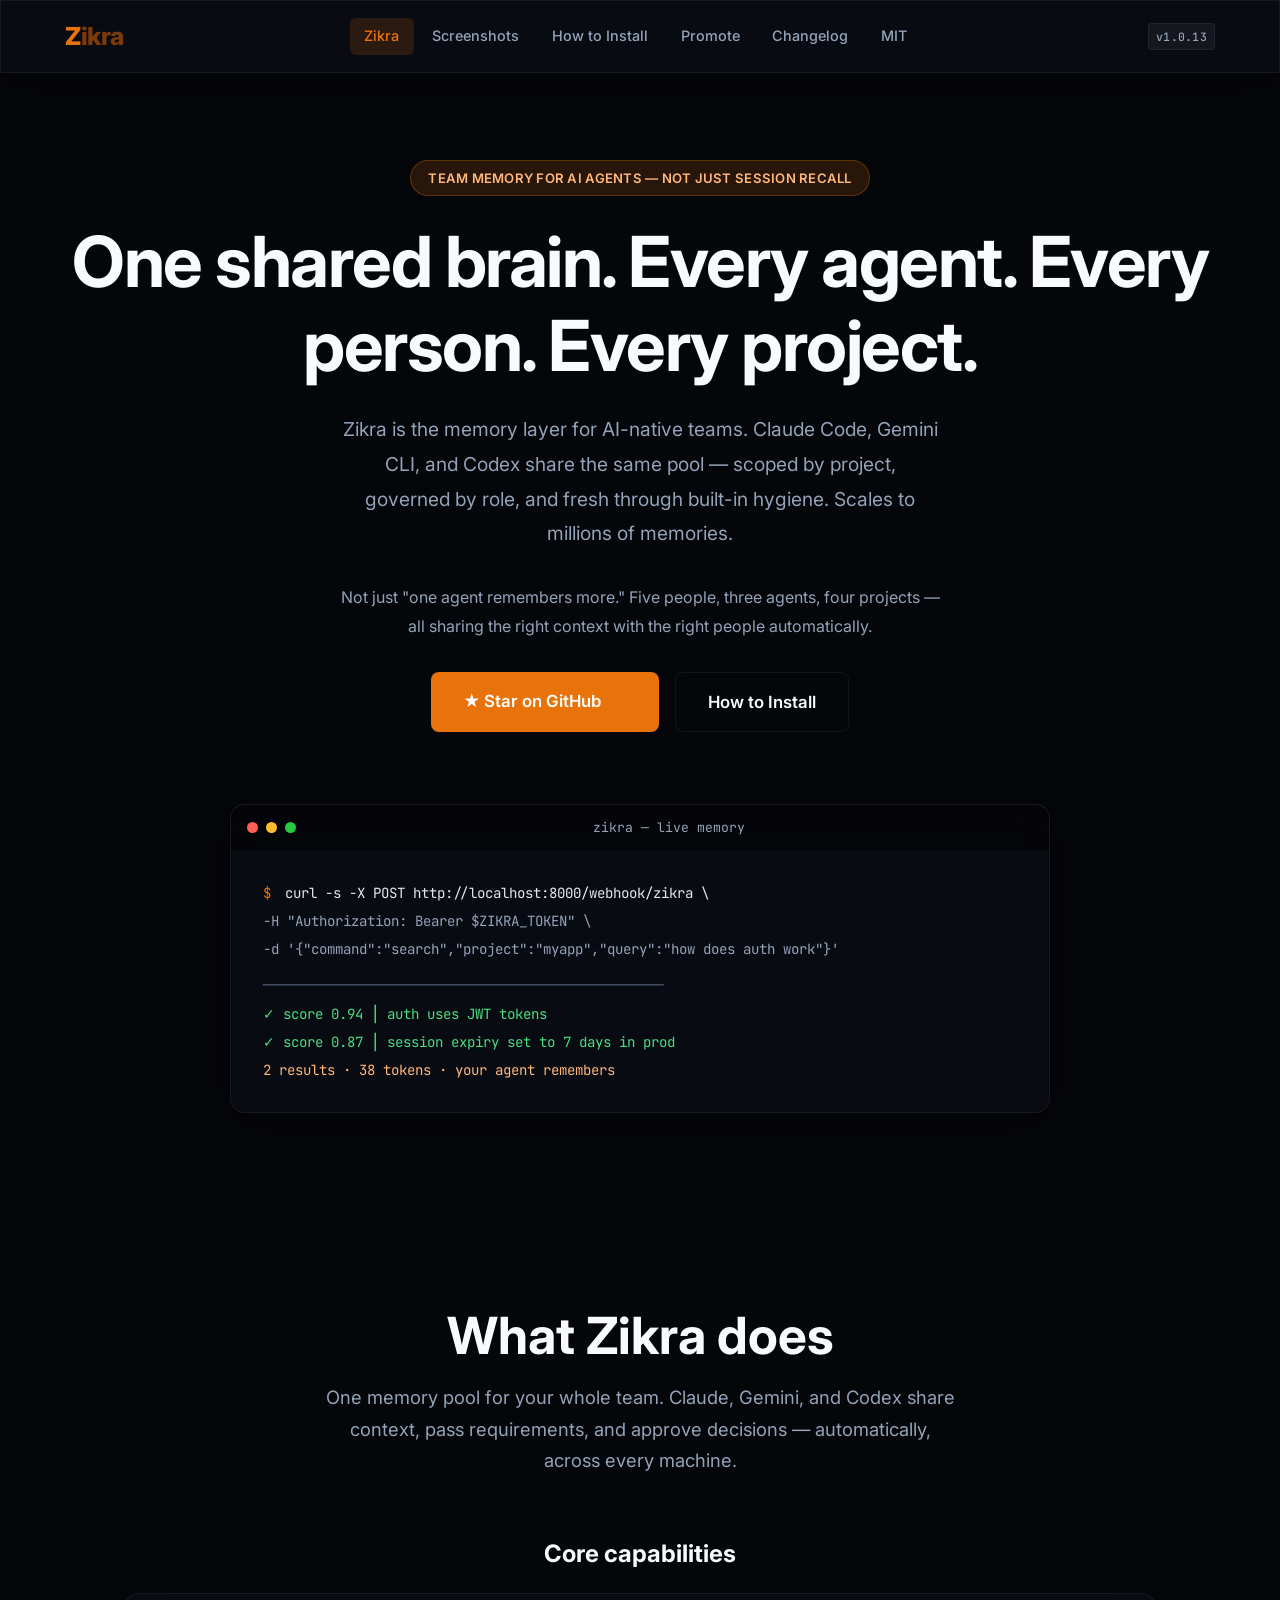
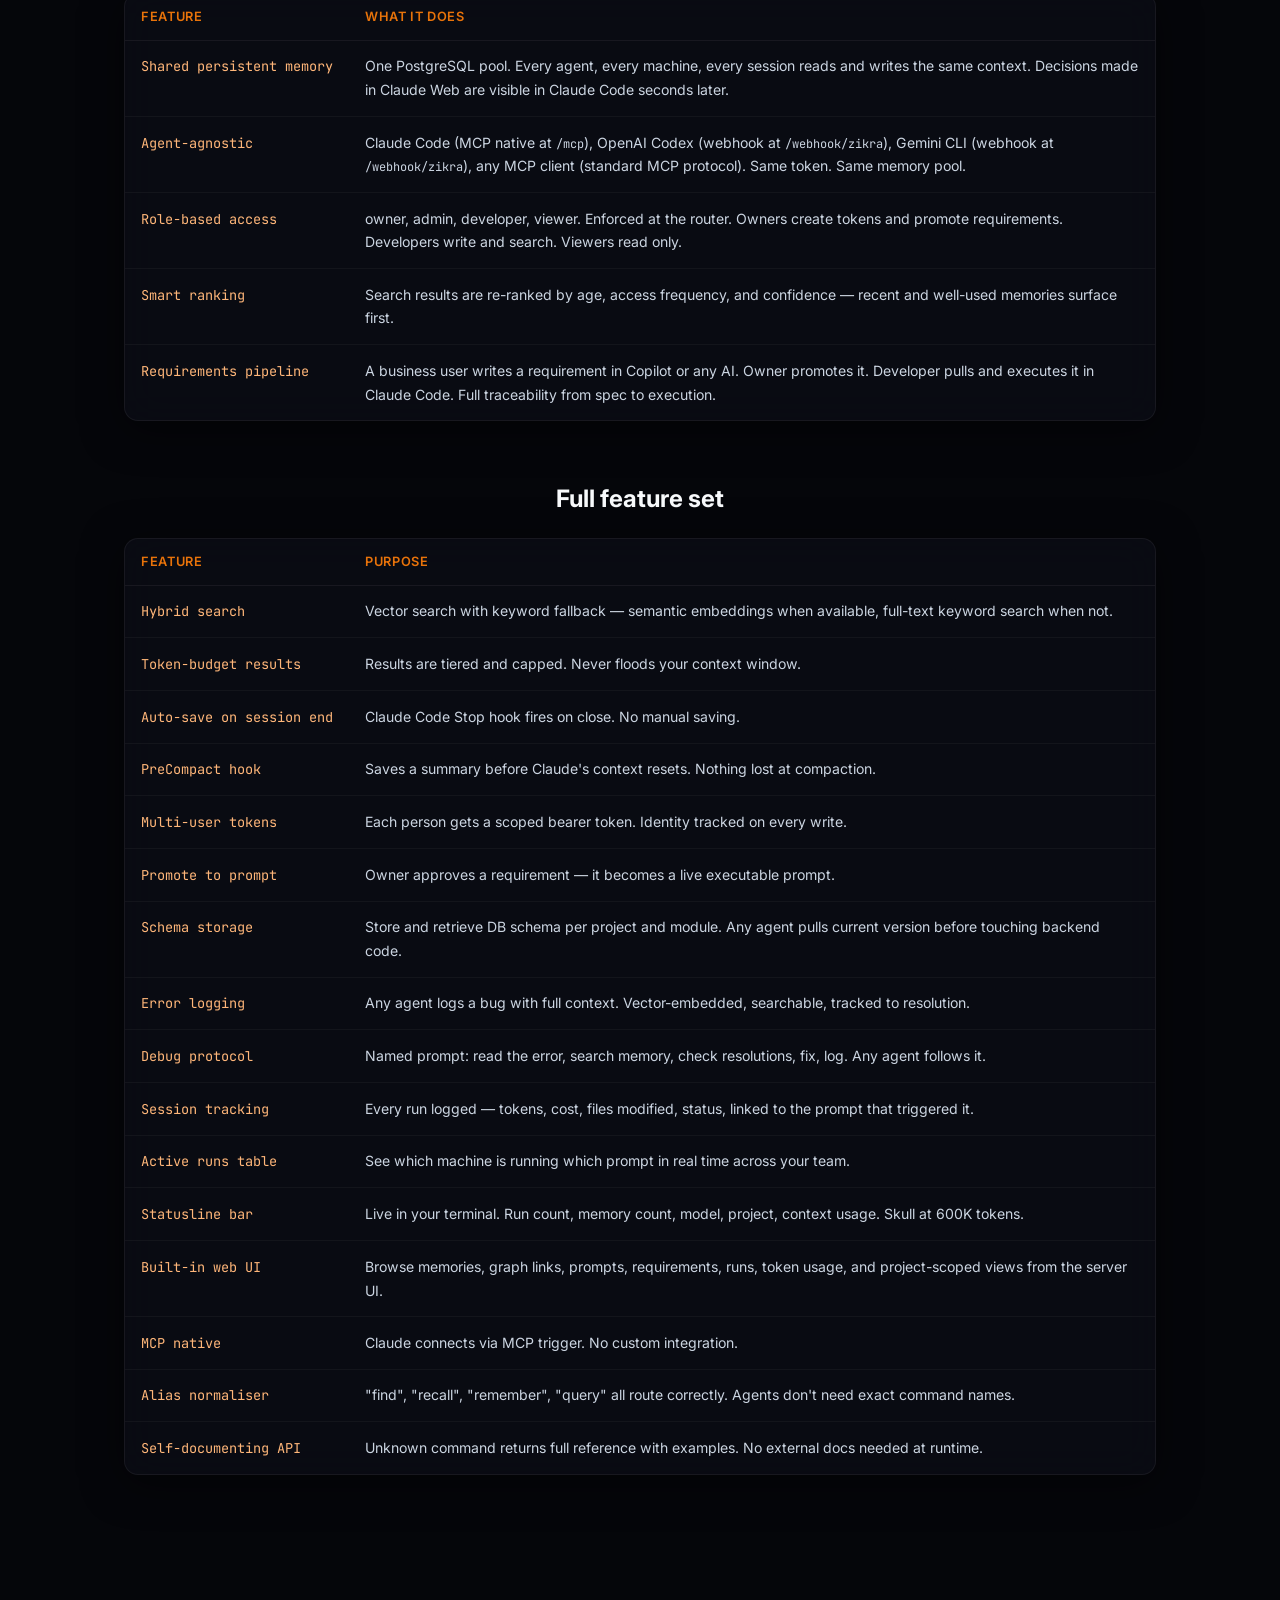
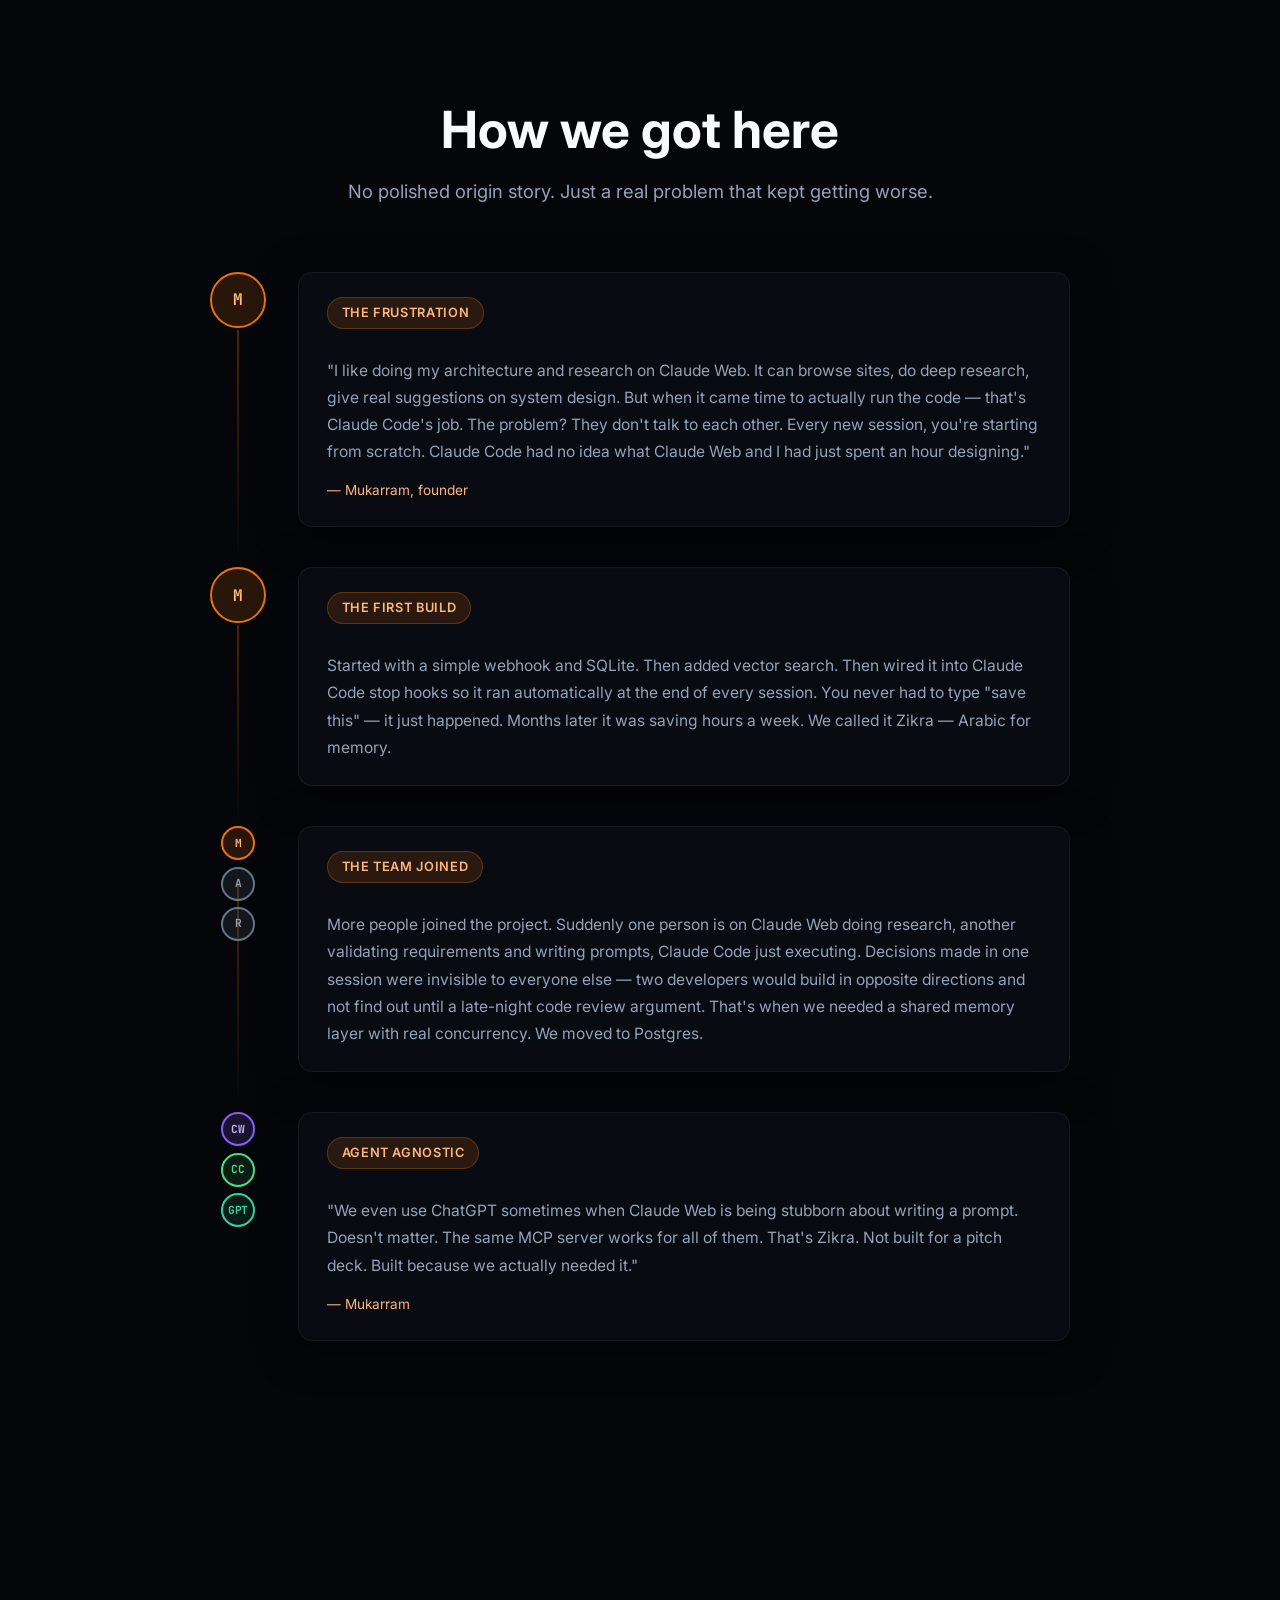
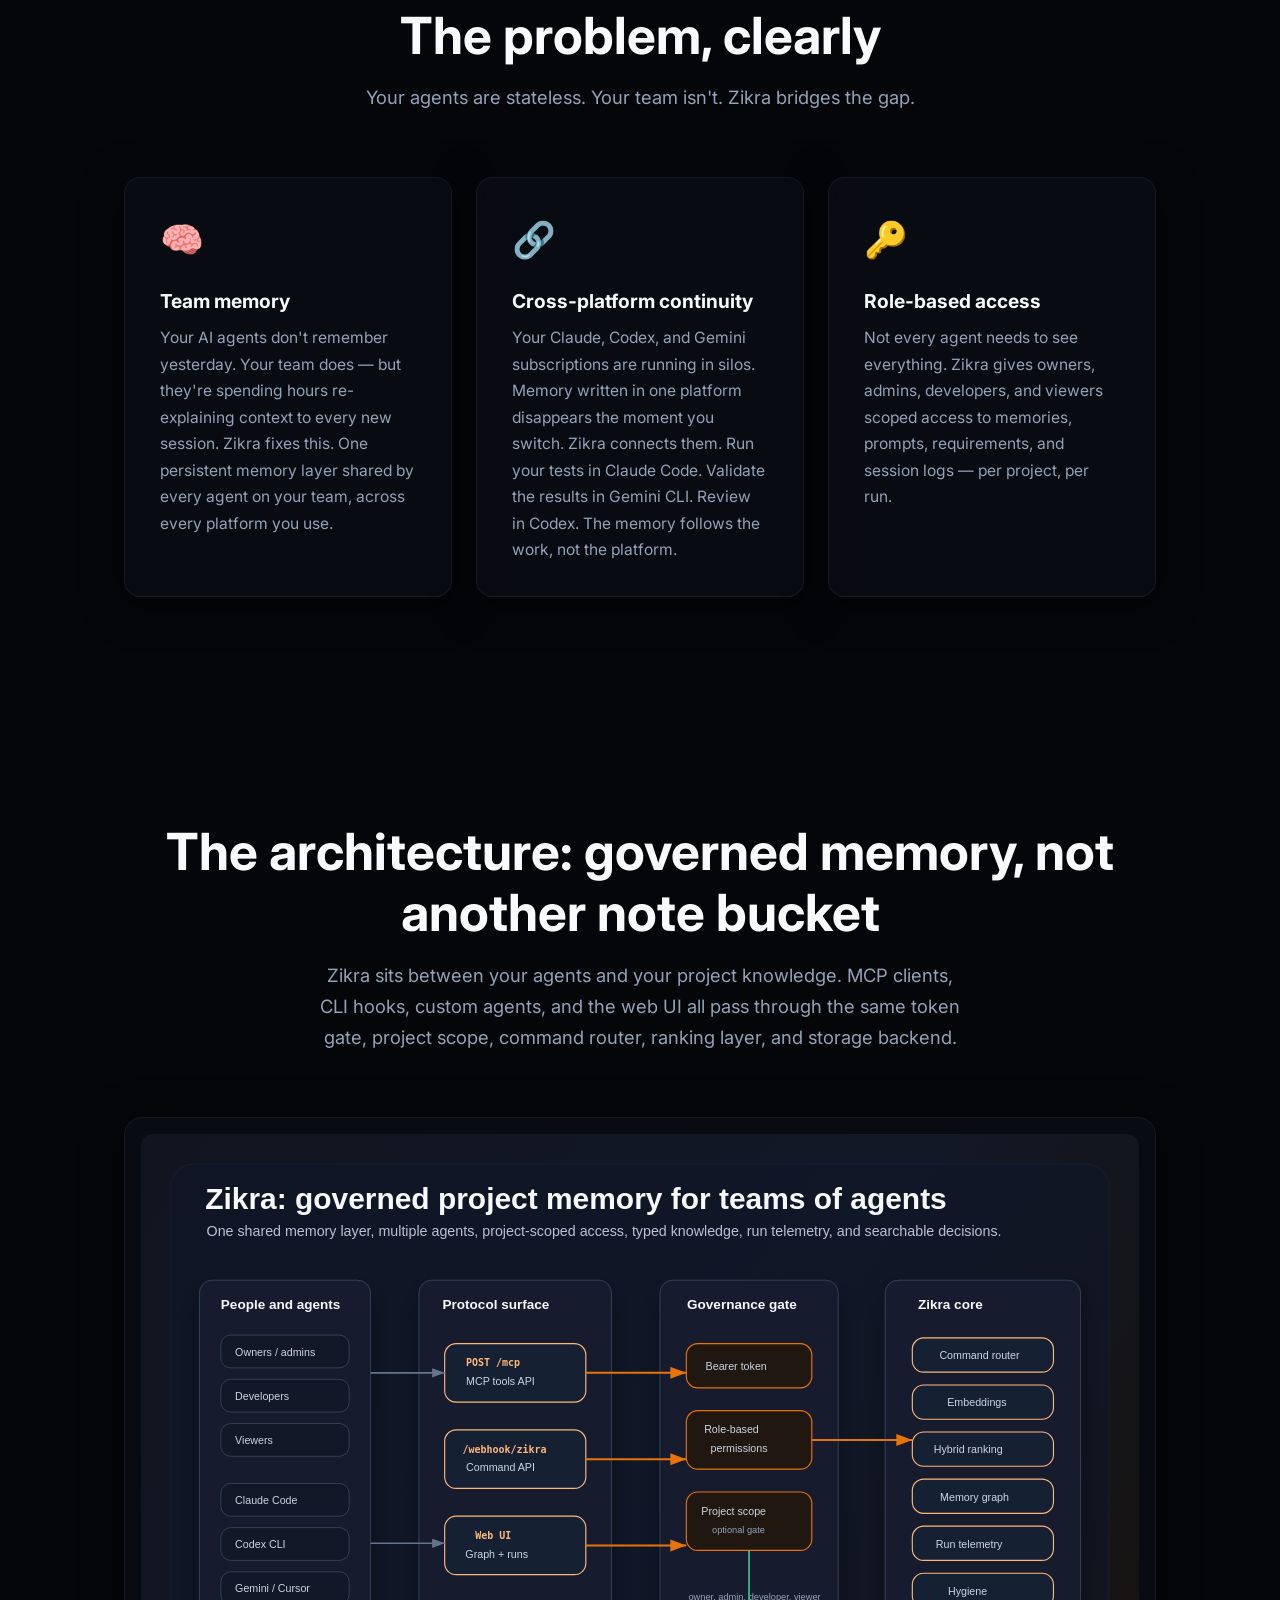
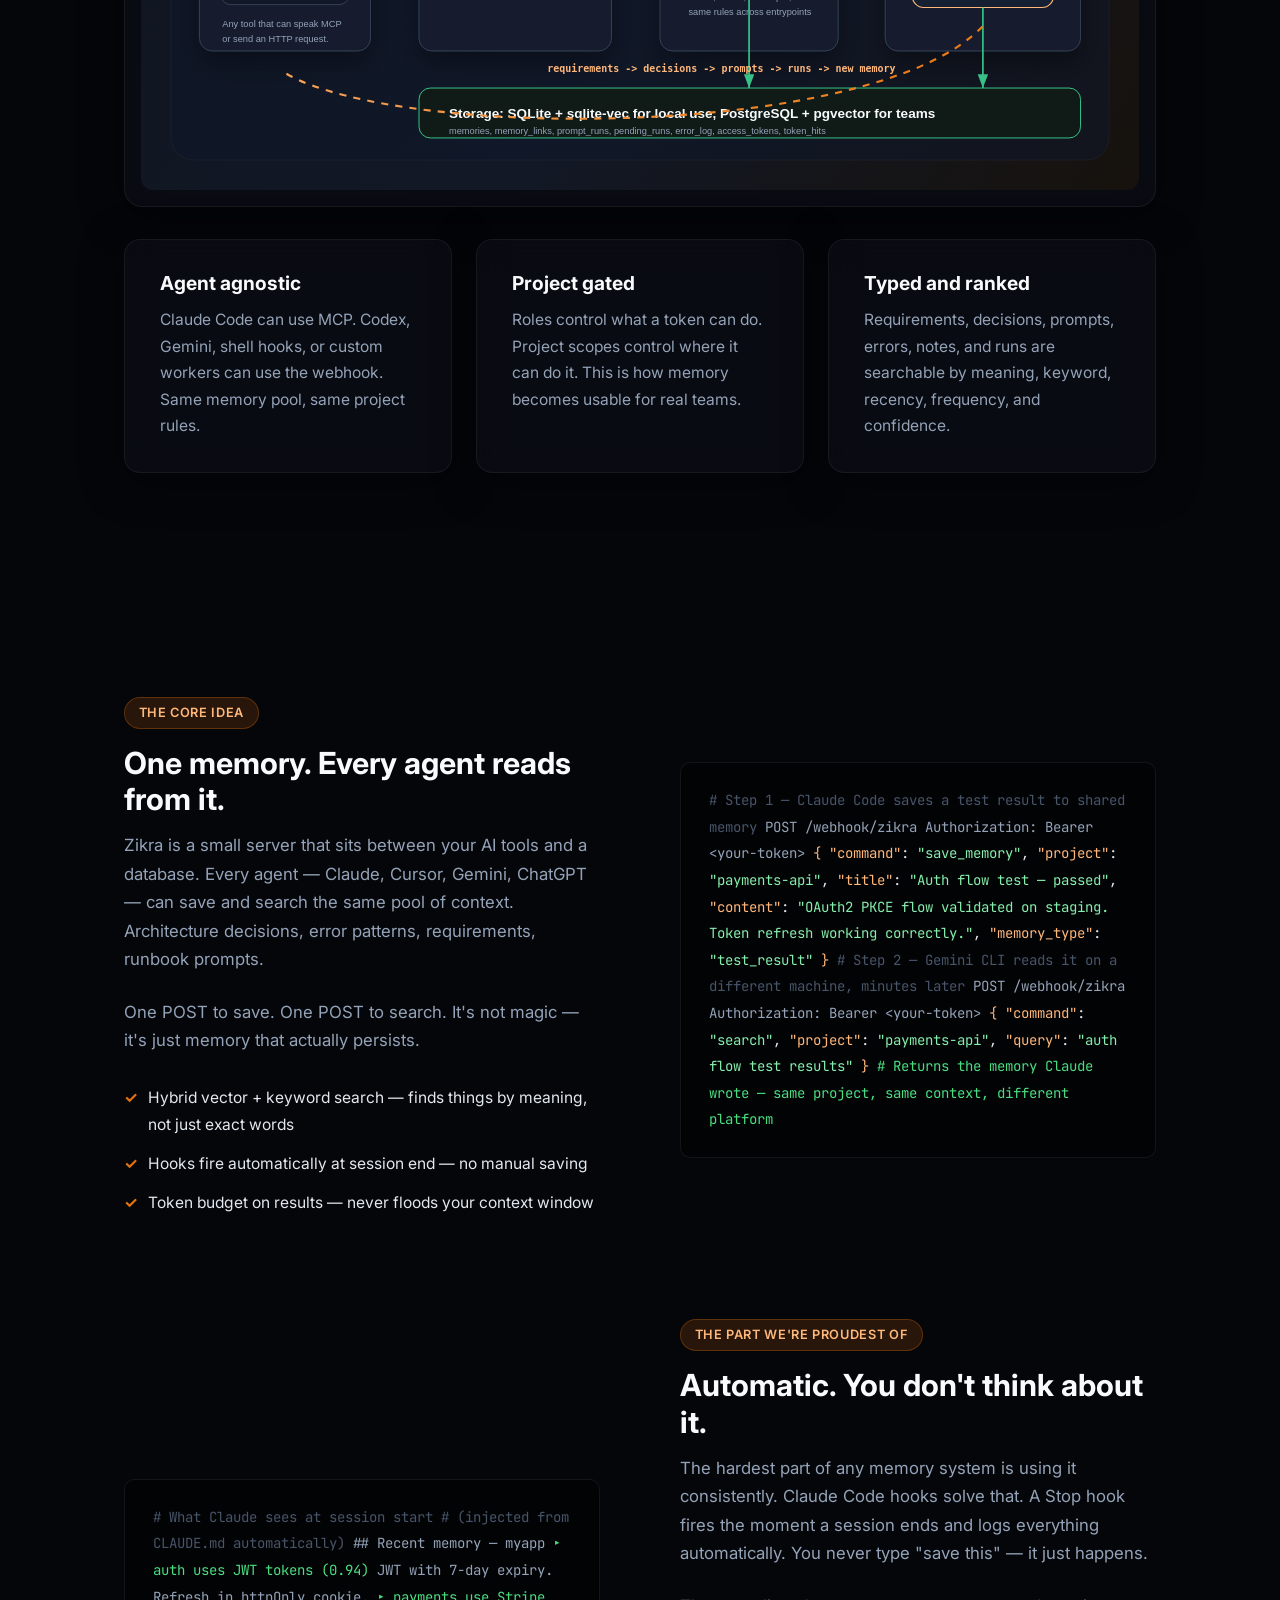
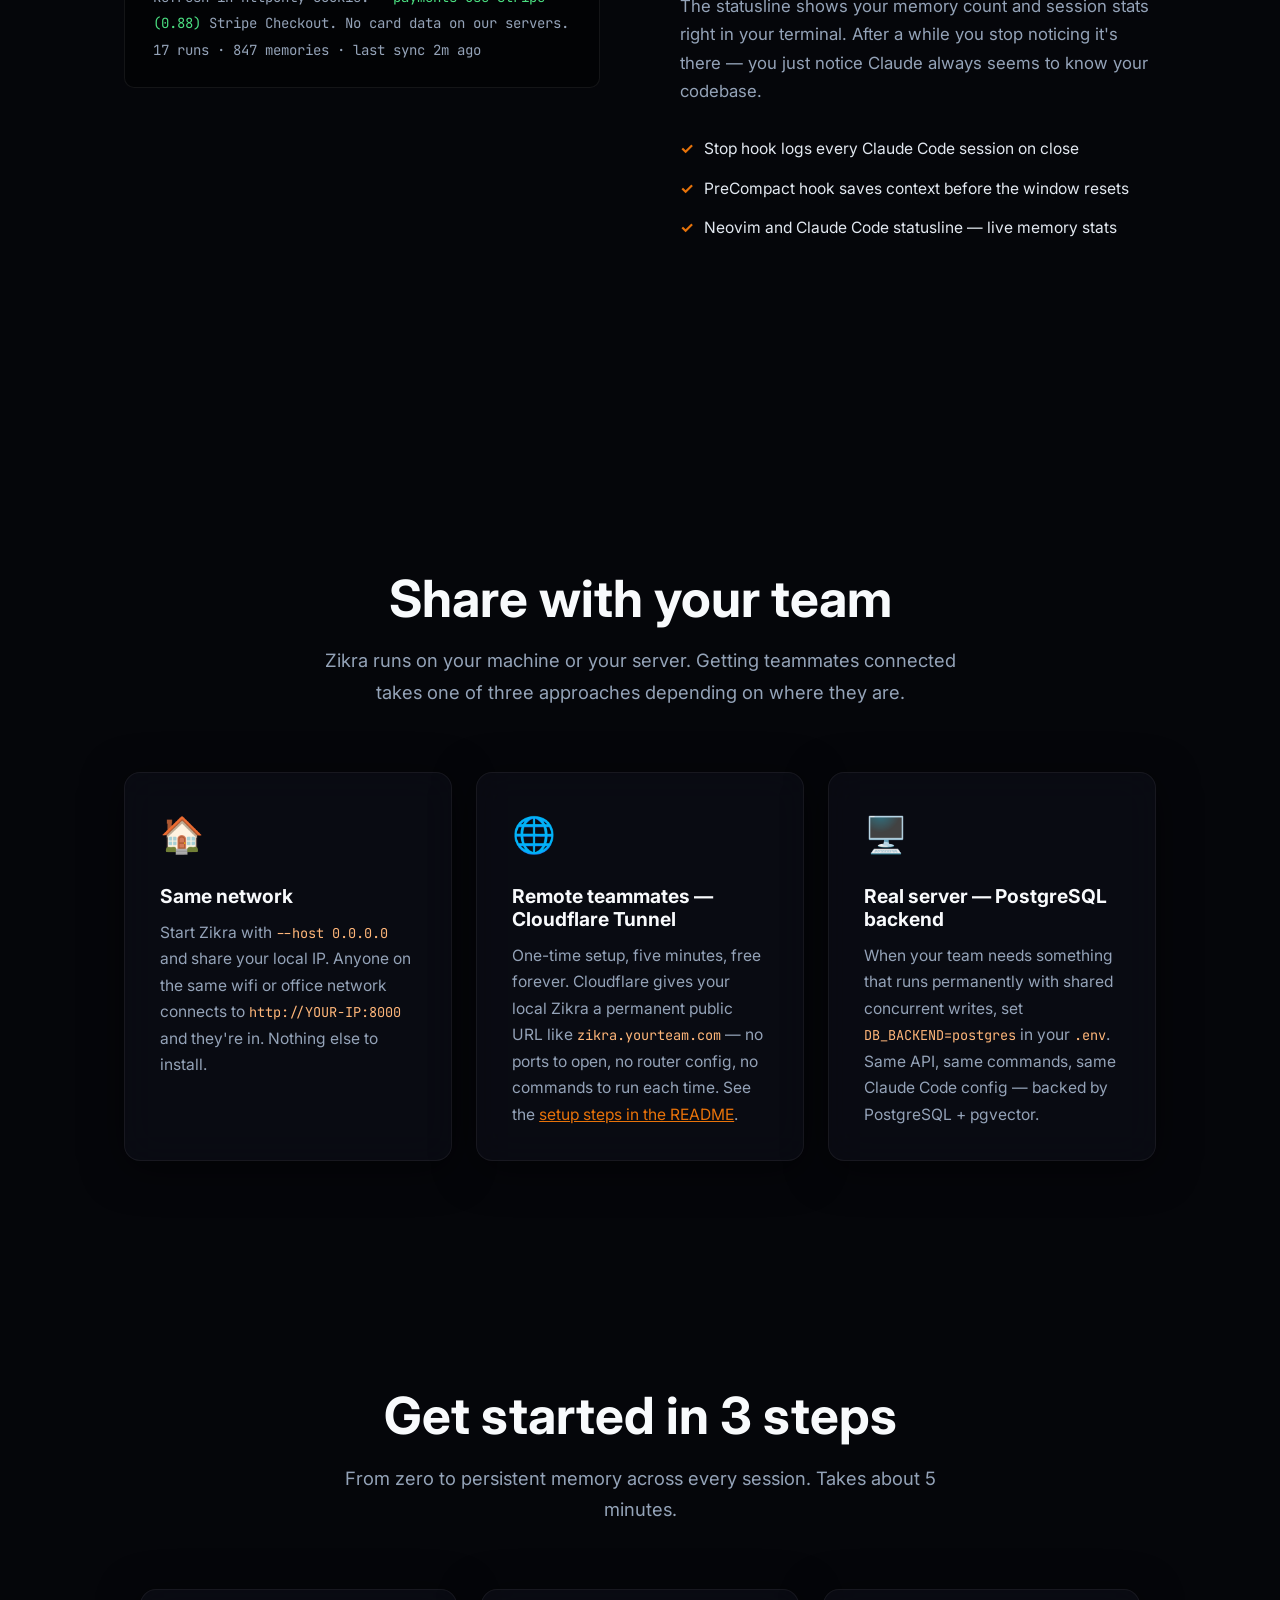
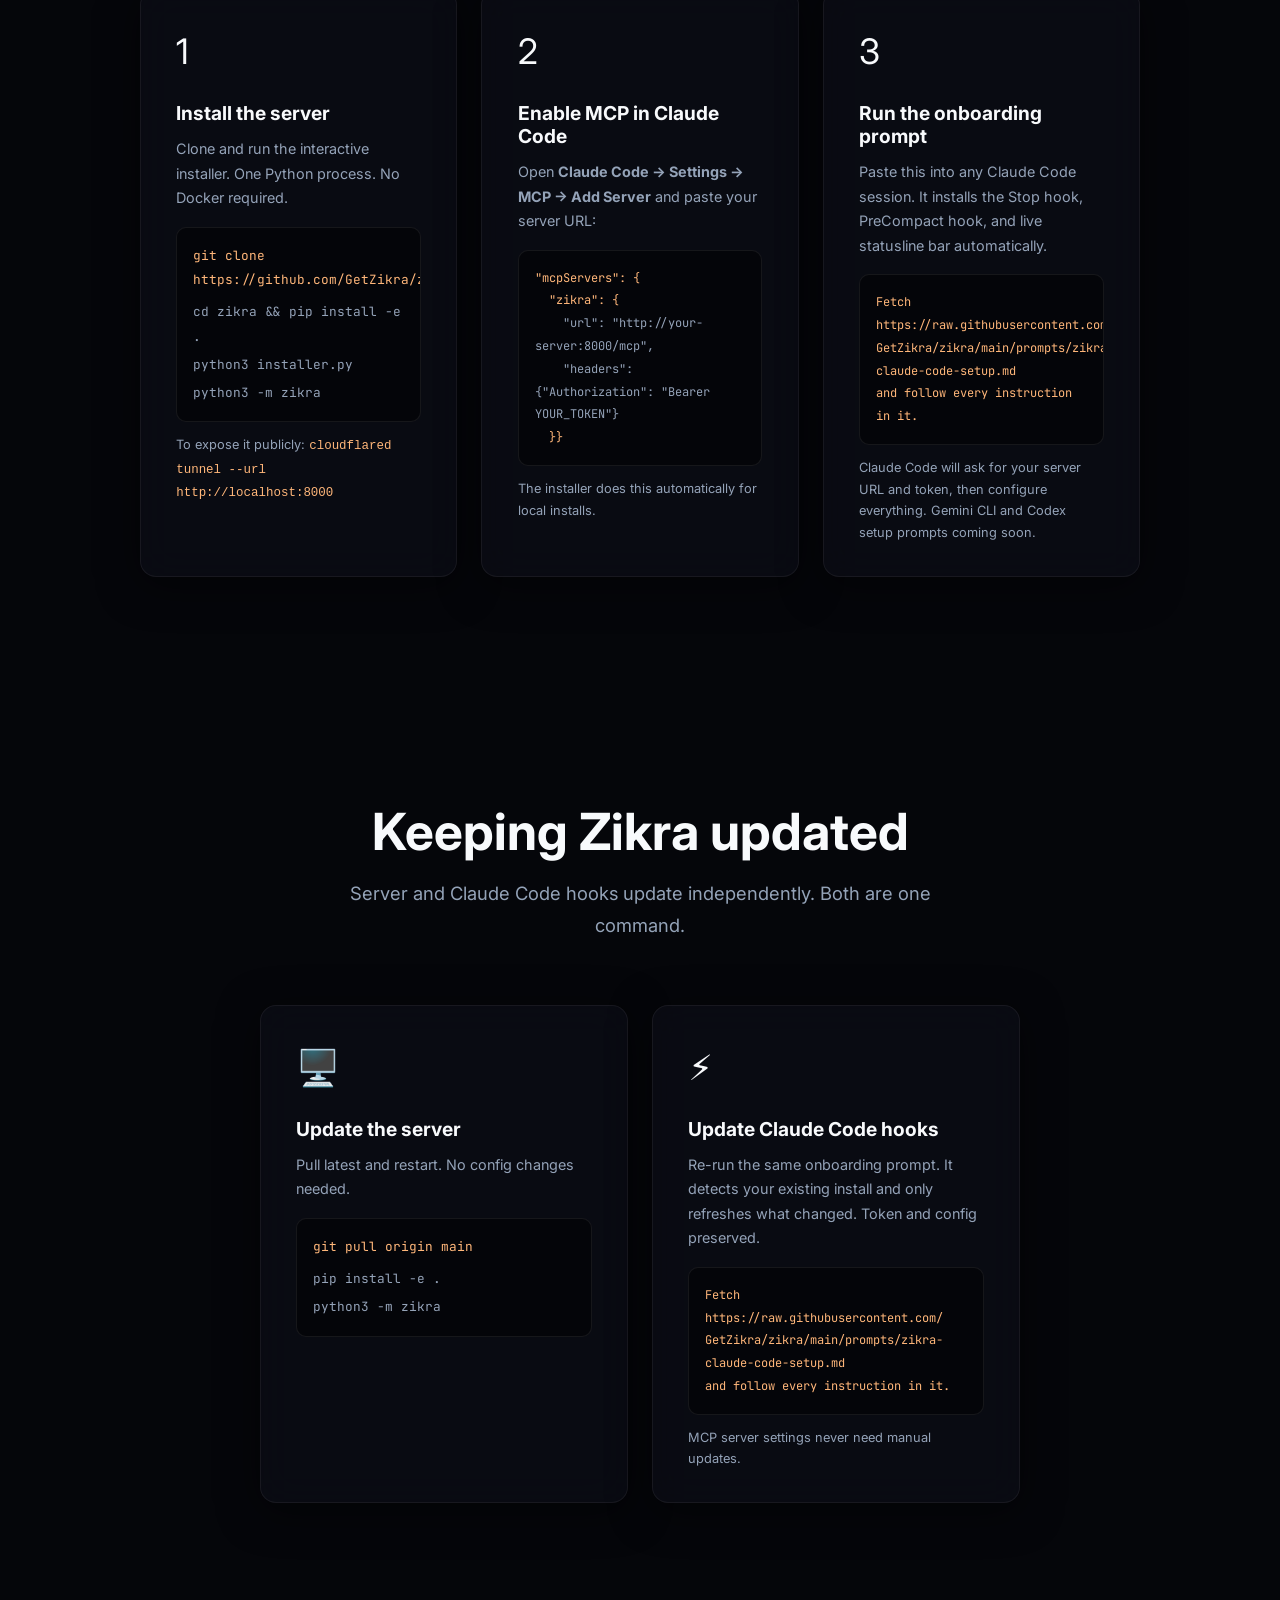
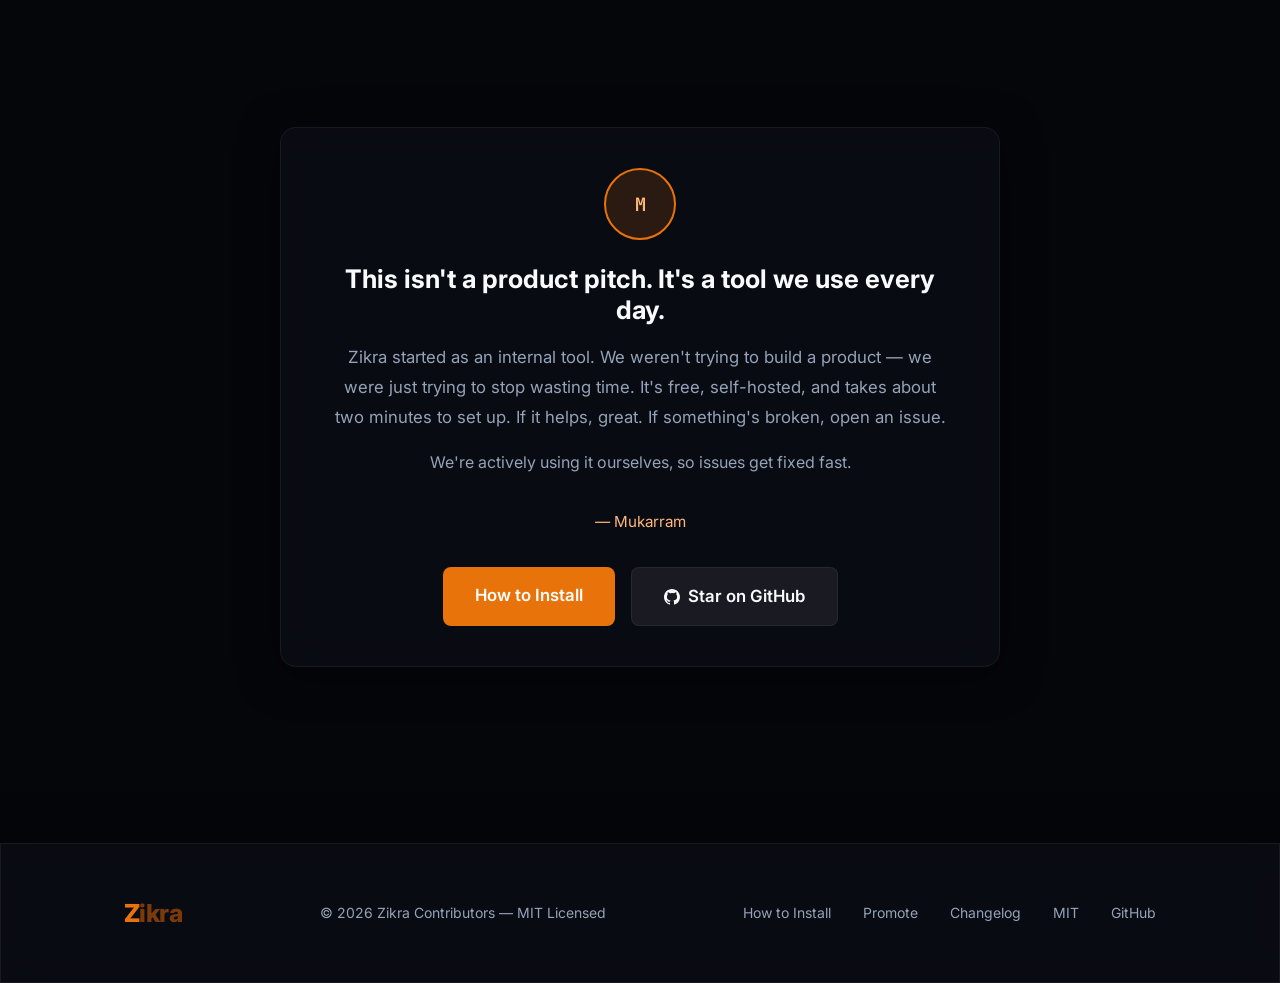
<file: index.html>
<!DOCTYPE html>
<html lang="en">
<head>
    <meta charset="UTF-8">
    <meta name="viewport" content="width=device-width, initial-scale=1.0">
    <title>Zikra — Shared Memory for Claude Code, Gemini &amp; Codex</title>
    <meta name="description" content="Secure shared memory for your whole team. Claude Code, Gemini CLI, and Codex share context, pass requirements, and approve decisions. Self-hosted. MIT free.">
    <meta name="keywords" content="Claude Code memory, persistent memory AI agents, MCP memory server, cross-session context Claude, Claude Code persistent context, AI agent shared memory, MCP server Python, self-hosted MCP server, zikra, zikra.dev">
    <link rel="canonical" href="https://zikra.dev" />
    <link rel="llms-txt" href="/llms.txt" />
    <link rel="llms-full-txt" href="/llms-full.txt" />
    <!-- Open Graph -->
    <meta property="og:title" content="Zikra — Persistent Memory for Claude Code and AI Agents" />
    <meta property="og:description" content="Claude Code forgets everything between sessions. Zikra fixes that — one shared memory pool for all your AI tools. Free, self-hosted, MIT licensed." />
    <meta property="og:url" content="https://zikra.dev" />
    <meta property="og:type" content="website" />
    <meta property="og:image" content="https://zikra.dev/assets/og-image.png" />
    <meta property="og:image:width" content="1200" />
    <meta property="og:image:height" content="630" />
    <!-- Twitter Card -->
    <meta name="twitter:card" content="summary_large_image" />
    <meta name="twitter:title" content="Zikra — Persistent Memory for Claude Code" />
    <meta name="twitter:description" content="Claude Code forgets everything between sessions. Zikra fixes that." />
    <meta name="twitter:image" content="https://zikra.dev/assets/og-image.png" />
    <!-- JSON-LD -->
    <script type="application/ld+json">
    {
      "@context": "https://schema.org",
      "@type": "SoftwareApplication",
      "name": "Zikra",
      "description": "Shared persistent memory for Claude Code, Gemini CLI, and Codex. Decisions, prompts, requirements, and session logs survive across sessions, tools, and machines.",
      "url": "https://zikra.dev",
      "applicationCategory": "DeveloperApplication",
      "operatingSystem": "Linux, macOS, Windows",
      "offers": { "@type": "Offer", "price": "0", "priceCurrency": "USD" },
      "license": "https://opensource.org/licenses/MIT",
      "codeRepository": "https://github.com/GetZikra/zikra",
      "author": { "@type": "Organization", "name": "GetZikra", "url": "https://github.com/GetZikra" }
    }
    </script>
    <link rel="icon" type="image/svg+xml" href="favicon.svg">
    <link rel="stylesheet" href="style.css">
    <link rel="preconnect" href="https://fonts.googleapis.com">
    <link rel="preconnect" href="https://fonts.gstatic.com" crossorigin>
    <link rel="preload" as="style" href="https://fonts.googleapis.com/css2?family=Inter:wght@300;400;500;600;700&family=JetBrains+Mono:wght@400;500&display=swap" onload="this.onload=null;this.rel='stylesheet'">
    <noscript><link rel="stylesheet" href="https://fonts.googleapis.com/css2?family=Inter:wght@300;400;500;600;700&family=JetBrains+Mono:wght@400;500&display=swap"></noscript>
</head>
<body>

<div class="blob blob-1"></div>
<div class="blob blob-2"></div>
<div class="blob blob-3"></div>

<nav class="navbar glass">
    <a href="index.html" class="logo"><span class="z">Z</span><span class="ikra">ikra</span></a>
    <div class="nav-links">
        <a href="index.html">Zikra</a>
        <a href="screenshots.html">Screenshots</a>
        <a href="install.html">How to Install</a>
        <a href="promote.html">Promote</a>
        <a href="changelog.html">Changelog</a>
        <a href="license.html">MIT</a>
    </div>
    <a href="changelog.html" class="version-badge" id="version-badge">v1.0.13</a>
</nav>

<!-- ── Hero ─────────────────────────────────────────────────────────────────── -->
<header class="hero reveal">
    <div class="badge pulse">Team memory for AI agents — not just session recall</div>
    <h1 class="hero-title">One shared brain. <span class="gradient-text">Every agent. Every person. Every project.</span></h1>
    <p class="hero-sub">
        Zikra is the memory layer for AI-native teams. Claude Code, Gemini CLI, and Codex share the same pool — scoped by project, governed by role, and fresh through built-in hygiene. Scales to millions of memories.
    </p>
    <p class="hero-sub" style="font-size:1rem;margin-top:-0.5rem;margin-bottom:2rem;">
        Not just "one agent remembers more." Five people, three agents, four projects — all sharing the right context with the right people automatically.
    </p>

    <div class="hero-cta">
        <a href="https://github.com/GetZikra/zikra" class="btn btn-primary btn-lg btn-glow" target="_blank" rel="noopener">
            ★ Star on GitHub<span class="star-count" id="star-count"></span>
        </a>
        <a href="install.html" class="btn btn-ghost btn-lg">How to Install</a>
    </div>

    <div class="terminal glass float reveal">
        <div class="terminal-header">
            <div class="dot dot-r"></div>
            <div class="dot dot-y"></div>
            <div class="dot dot-g"></div>
            <span class="terminal-label">zikra — live memory</span>
        </div>
        <div class="terminal-body">
            <span><span class="prompt">$</span> curl -s -X POST http://localhost:8000/webhook/zikra \</span>
            <span class="t-out t-anim">  -H "Authorization: Bearer $ZIKRA_TOKEN" \</span>
            <span class="t-out t-anim">  -d '{"command":"search","project":"myapp","query":"how does auth work"}'</span>
            <span class="t-dim t-anim">──────────────────────────────────────────────────</span>
            <span class="t-success t-anim">✓  score 0.94  │  auth uses JWT tokens</span>
            <span class="t-success t-anim">✓  score 0.87  │  session expiry set to 7 days in prod</span>
            <span class="t-stat t-anim">   2 results · 38 tokens · your agent remembers</span>
        </div>
    </div>
</header>

<!-- ── Features Table ──────────────────────────────────────────────────────────── -->
<section id="capabilities" class="section reveal">
    <h2 class="section-title">What Zikra does</h2>
    <p class="section-subtitle">One memory pool for your whole team. Claude, Gemini, and Codex share context,
pass requirements, and approve decisions — automatically, across every machine.</p>

    <div style="margin-bottom: 4rem;">
        <h3 style="font-size: 1.5rem; margin-bottom: 1.5rem; text-align: center;">Core capabilities</h3>
        <div class="glass" style="border-radius:14px;overflow:hidden;">
            <table class="cmd-table" style="width: 100%;">
                <thead>
                    <tr><th>Feature</th><th>What it does</th></tr>
                </thead>
                <tbody>
                    <tr>
                        <td><span class="cmd-name">Shared persistent memory</span></td>
                        <td class="cmd-desc">One PostgreSQL pool. Every agent, every machine, every session reads and writes the same context. Decisions made in Claude Web are visible in Claude Code seconds later.</td>
                    </tr>
                    <tr>
                        <td><span class="cmd-name">Agent-agnostic</span></td>
                        <td class="cmd-desc">Claude Code (MCP native at <code style="font-family:'JetBrains Mono',monospace;font-size:0.85em;">/mcp</code>), OpenAI Codex (webhook at <code style="font-family:'JetBrains Mono',monospace;font-size:0.85em;">/webhook/zikra</code>), Gemini CLI (webhook at <code style="font-family:'JetBrains Mono',monospace;font-size:0.85em;">/webhook/zikra</code>), any MCP client (standard MCP protocol). Same token. Same memory pool.</td>
                    </tr>
                    <tr>
                        <td><span class="cmd-name">Role-based access</span></td>
                        <td class="cmd-desc">owner, admin, developer, viewer. Enforced at the router. Owners create tokens and promote requirements. Developers write and search. Viewers read only.</td>
                    </tr>
                    <tr>
                        <td><span class="cmd-name">Smart ranking</span></td>
                        <td class="cmd-desc">Search results are re-ranked by age, access frequency, and confidence — recent and well-used memories surface first.</td>
                    </tr>
                    <tr>
                        <td><span class="cmd-name">Requirements pipeline</span></td>
                        <td class="cmd-desc">A business user writes a requirement in Copilot or any AI. Owner promotes it. Developer pulls and executes it in Claude Code. Full traceability from spec to execution.</td>
                    </tr>
                </tbody>
            </table>
        </div>
    </div>

    <div>
        <h3 style="font-size: 1.5rem; margin-bottom: 1.5rem; text-align: center;">Full feature set</h3>
        <div class="glass" style="border-radius:14px;overflow:hidden;">
            <table class="cmd-table" style="width: 100%;">
                <thead>
                    <tr><th>Feature</th><th>Purpose</th></tr>
                </thead>
                <tbody>
                    <tr><td><span class="cmd-name">Hybrid search</span></td><td class="cmd-desc">Vector search with keyword fallback — semantic embeddings when available, full-text keyword search when not.</td></tr>
                    <tr><td><span class="cmd-name">Token-budget results</span></td><td class="cmd-desc">Results are tiered and capped. Never floods your context window.</td></tr>
                    <tr><td><span class="cmd-name">Auto-save on session end</span></td><td class="cmd-desc">Claude Code Stop hook fires on close. No manual saving.</td></tr>
                    <tr><td><span class="cmd-name">PreCompact hook</span></td><td class="cmd-desc">Saves a summary before Claude's context resets. Nothing lost at compaction.</td></tr>
                    <tr><td><span class="cmd-name">Multi-user tokens</span></td><td class="cmd-desc">Each person gets a scoped bearer token. Identity tracked on every write.</td></tr>
                    <tr><td><span class="cmd-name">Promote to prompt</span></td><td class="cmd-desc">Owner approves a requirement — it becomes a live executable prompt.</td></tr>
                    <tr><td><span class="cmd-name">Schema storage</span></td><td class="cmd-desc">Store and retrieve DB schema per project and module. Any agent pulls current version before touching backend code.</td></tr>
                    <tr><td><span class="cmd-name">Error logging</span></td><td class="cmd-desc">Any agent logs a bug with full context. Vector-embedded, searchable, tracked to resolution.</td></tr>
                    <tr><td><span class="cmd-name">Debug protocol</span></td><td class="cmd-desc">Named prompt: read the error, search memory, check resolutions, fix, log. Any agent follows it.</td></tr>
                    <tr><td><span class="cmd-name">Session tracking</span></td><td class="cmd-desc">Every run logged — tokens, cost, files modified, status, linked to the prompt that triggered it.</td></tr>
                    <tr><td><span class="cmd-name">Active runs table</span></td><td class="cmd-desc">See which machine is running which prompt in real time across your team.</td></tr>
                    <tr><td><span class="cmd-name">Statusline bar</span></td><td class="cmd-desc">Live in your terminal. Run count, memory count, model, project, context usage. Skull at 600K tokens.</td></tr>
                    <tr><td><span class="cmd-name">Built-in web UI</span></td><td class="cmd-desc">Browse memories, graph links, prompts, requirements, runs, token usage, and project-scoped views from the server UI.</td></tr>
                    <tr><td><span class="cmd-name">MCP native</span></td><td class="cmd-desc">Claude connects via MCP trigger. No custom integration.</td></tr>
                    <tr><td><span class="cmd-name">Alias normaliser</span></td><td class="cmd-desc">"find", "recall", "remember", "query" all route correctly. Agents don't need exact command names.</td></tr>
                    <tr><td><span class="cmd-name">Self-documenting API</span></td><td class="cmd-desc">Unknown command returns full reference with examples. No external docs needed at runtime.</td></tr>
                </tbody>
            </table>
        </div>
    </div>
</section>

<!-- ── The Journey ───────────────────────────────────────────────────────────── -->
<section id="story" class="section reveal">
    <h2 class="section-title">How we got here</h2>
    <p class="section-subtitle">No polished origin story. Just a real problem that kept getting worse.</p>

    <div class="journey-timeline">
        <div class="jt-step reveal">
            <div class="jt-avatars">
                <div class="agent-chip av-human av-lg">M</div>
            </div>
            <div class="jt-content card glass">
                <span class="step-tag">The frustration</span>
                <p>"I like doing my architecture and research on Claude Web. It can browse sites, do deep research, give real suggestions on system design. But when it came time to actually run the code — that's Claude Code's job. The problem? They don't talk to each other. Every new session, you're starting from scratch. Claude Code had no idea what Claude Web and I had just spent an hour designing."</p>
                <cite>— Mukarram, founder</cite>
            </div>
        </div>

        <div class="jt-step reveal">
            <div class="jt-avatars">
                <div class="agent-chip av-human av-lg">M</div>
            </div>
            <div class="jt-content card glass">
                <span class="step-tag">The first build</span>
                <p>Started with a simple webhook and SQLite. Then added vector search. Then wired it into Claude Code stop hooks so it ran automatically at the end of every session. You never had to type "save this" — it just happened. Months later it was saving hours a week. We called it Zikra — Arabic for memory.</p>
            </div>
        </div>

        <div class="jt-step reveal">
            <div class="jt-avatars">
                <div class="agent-chip av-human av-sm">M</div>
                <div class="agent-chip av-team av-sm">A</div>
                <div class="agent-chip av-team av-sm">R</div>
            </div>
            <div class="jt-content card glass">
                <span class="step-tag">The team joined</span>
                <p>More people joined the project. Suddenly one person is on Claude Web doing research, another validating requirements and writing prompts, Claude Code just executing. Decisions made in one session were invisible to everyone else — two developers would build in opposite directions and not find out until a late-night code review argument. That's when we needed a shared memory layer with real concurrency. We moved to Postgres.</p>
            </div>
        </div>

        <div class="jt-step reveal">
            <div class="jt-avatars">
                <div class="agent-chip av-cweb av-sm">CW</div>
                <div class="agent-chip av-ccode av-sm">CC</div>
                <div class="agent-chip av-gpt av-sm">GPT</div>
            </div>
            <div class="jt-content card glass">
                <span class="step-tag">Agent agnostic</span>
                <p>"We even use ChatGPT sometimes when Claude Web is being stubborn about writing a prompt. Doesn't matter. The same MCP server works for all of them. That's Zikra. Not built for a pitch deck. Built because we actually needed it."</p>
                <cite>— Mukarram</cite>
            </div>
        </div>
    </div>
</section>

<!-- ── The Problem ───────────────────────────────────────────────────────────── -->
<section id="problem" class="section reveal">
    <h2 class="section-title">The problem, clearly</h2>
    <p class="section-subtitle">Your agents are stateless. Your team isn't. Zikra bridges the gap.</p>

    <div class="grid-3">
        <div class="card glass">
            <div class="card-icon">🧠</div>
            <h3>Team memory</h3>
            <p>
                Your AI agents don't remember yesterday. Your team does — but they're spending hours re-explaining context to every new session. Zikra fixes this. One persistent memory layer shared by every agent on your team, across every platform you use.
            </p>
        </div>
        <div class="card glass">
            <div class="card-icon">🔗</div>
            <h3>Cross-platform continuity</h3>
            <p>
                Your Claude, Codex, and Gemini subscriptions are running in silos. Memory written in one platform disappears the moment you switch. Zikra connects them. Run your tests in Claude Code. Validate the results in Gemini CLI. Review in Codex. The memory follows the work, not the platform.
            </p>
        </div>
        <div class="card glass">
            <div class="card-icon">🔑</div>
            <h3>Role-based access</h3>
            <p>
                Not every agent needs to see everything. Zikra gives owners, admins, developers, and viewers scoped access to memories, prompts, requirements, and session logs — per project, per run.
            </p>
        </div>
    </div>

</section>

<!-- ── Architecture ─────────────────────────────────────────────────────────── -->
<section id="architecture" class="section reveal">
    <h2 class="section-title">The architecture: governed memory, not another note bucket</h2>
    <p class="section-subtitle">
        Zikra sits between your agents and your project knowledge. MCP clients, CLI hooks,
        custom agents, and the web UI all pass through the same token gate, project scope,
        command router, ranking layer, and storage backend.
    </p>
    <div class="architecture-figure glass">
        <img src="assets/architecture.svg" alt="Zikra architecture diagram showing agents, protocols, governance, core services, and storage" loading="lazy">
    </div>
    <div class="grid-3 arch-points">
        <div class="card glass">
            <h3>Agent agnostic</h3>
            <p>Claude Code can use MCP. Codex, Gemini, shell hooks, or custom workers can use the webhook. Same memory pool, same project rules.</p>
        </div>
        <div class="card glass">
            <h3>Project gated</h3>
            <p>Roles control what a token can do. Project scopes control where it can do it. This is how memory becomes usable for real teams.</p>
        </div>
        <div class="card glass">
            <h3>Typed and ranked</h3>
            <p>Requirements, decisions, prompts, errors, notes, and runs are searchable by meaning, keyword, recency, frequency, and confidence.</p>
        </div>
    </div>
</section>

<!-- ── What it actually does ─────────────────────────────────────────────────── -->
<section class="section reveal">
    <div class="feature-row">
        <div class="feature-text">
            <span class="step-tag">The core idea</span>
            <h3>One memory. Every agent reads from it.</h3>
            <p>
                Zikra is a small server that sits between your AI tools and a database.
                Every agent — Claude, Cursor, Gemini, ChatGPT — can save and search
                the same pool of context. Architecture decisions, error patterns,
                requirements, runbook prompts.
            </p>
            <p>
                One POST to save. One POST to search. It's not magic — it's just
                memory that actually persists.
            </p>
            <ul class="check-list">
                <li>Hybrid vector + keyword search — finds things by meaning, not just exact words</li>
                <li>Hooks fire automatically at session end — no manual saving</li>
                <li>Token budget on results — never floods your context window</li>
            </ul>
        </div>
        <div class="feature-visual">
            <div class="code-block">
<span class="c-comment"># Step 1 — Claude Code saves a test result to shared memory</span>
<span class="c-out">POST /webhook/zikra</span>
<span class="c-out">Authorization: Bearer &lt;your-token&gt;</span>
<span class="c-key">{</span>
  <span class="c-key">"command"</span>:      <span class="c-val">"save_memory"</span>,
  <span class="c-key">"project"</span>:      <span class="c-val">"payments-api"</span>,
  <span class="c-key">"title"</span>:        <span class="c-val">"Auth flow test — passed"</span>,
  <span class="c-key">"content"</span>:      <span class="c-val">"OAuth2 PKCE flow validated on staging. Token refresh working correctly."</span>,
  <span class="c-key">"memory_type"</span>:  <span class="c-val">"test_result"</span>
<span class="c-key">}</span>

<span class="c-comment"># Step 2 — Gemini CLI reads it on a different machine, minutes later</span>
<span class="c-out">POST /webhook/zikra</span>
<span class="c-out">Authorization: Bearer &lt;your-token&gt;</span>
<span class="c-key">{</span>
  <span class="c-key">"command"</span>: <span class="c-val">"search"</span>,
  <span class="c-key">"project"</span>: <span class="c-val">"payments-api"</span>,
  <span class="c-key">"query"</span>:   <span class="c-val">"auth flow test results"</span>
<span class="c-key">}</span>
<span class="c-success"># Returns the memory Claude wrote — same project, same context, different platform</span>
            </div>
        </div>
    </div>

    <div class="feature-row flip">
        <div class="feature-text">
            <span class="step-tag">The part we're proudest of</span>
            <h3>Automatic. You don't think about it.</h3>
            <p>
                The hardest part of any memory system is using it consistently.
                Claude Code hooks solve that. A Stop hook fires the moment a session ends
                and logs everything automatically. You never type "save this" — it just happens.
            </p>
            <p>
                The statusline shows your memory count and session stats right in your terminal.
                After a while you stop noticing it's there — you just notice Claude
                always seems to know your codebase.
            </p>
            <ul class="check-list">
                <li>Stop hook logs every Claude Code session on close</li>
                <li>PreCompact hook saves context before the window resets</li>
                <li>Neovim and Claude Code statusline — live memory stats</li>
            </ul>
        </div>
        <div class="feature-visual">
            <div class="code-block">
<span class="c-comment"># What Claude sees at session start</span>
<span class="c-comment"># (injected from CLAUDE.md automatically)</span>

<span class="c-out">## Recent memory — myapp</span>
<span class="c-out"></span>
<span class="c-success">▸ auth uses JWT tokens (0.94)</span>
<span class="c-out">  JWT with 7-day expiry. Refresh in httpOnly cookie.</span>
<span class="c-out"></span>
<span class="c-success">▸ payments use Stripe (0.88)</span>
<span class="c-out">  Stripe Checkout. No card data on our servers.</span>
<span class="c-out"></span>
<span class="c-out">  17 runs · 847 memories · last sync 2m ago</span>
            </div>
        </div>
    </div>
</section>

<!-- ── Share with your team ──────────────────────────────────────────────────── -->
<section class="section reveal">
    <h2 class="section-title">Share with your team</h2>
    <p class="section-subtitle">
        Zikra runs on your machine or your server. Getting teammates connected
        takes one of three approaches depending on where they are.
    </p>

    <div class="grid-3">
        <div class="card glass">
            <div class="card-icon">🏠</div>
            <h3>Same network</h3>
            <p>
                Start Zikra with <code style="font-family:'JetBrains Mono',monospace;font-size:0.85rem;color:#FFB77A;">--host 0.0.0.0</code>
                and share your local IP. Anyone on the same wifi or office
                network connects to <code style="font-family:'JetBrains Mono',monospace;font-size:0.85rem;color:#FFB77A;">http://YOUR-IP:8000</code>
                and they're in. Nothing else to install.
            </p>
        </div>
        <div class="card glass">
            <div class="card-icon">🌐</div>
            <h3>Remote teammates — Cloudflare Tunnel</h3>
            <p>
                One-time setup, five minutes, free forever. Cloudflare gives your
                local Zikra a permanent public URL like
                <code style="font-family:'JetBrains Mono',monospace;font-size:0.85rem;color:#FFB77A;">zikra.yourteam.com</code>
                — no ports to open, no router config, no commands to run each time.
                See the <a href="https://github.com/GetZikra/zikra" style="color:var(--primary);" target="_blank" rel="noopener">setup steps in the README</a>.
            </p>
        </div>
        <div class="card glass">
            <div class="card-icon">🖥️</div>
            <h3>Real server — PostgreSQL backend</h3>
            <p>
                When your team needs something that runs permanently with shared
                concurrent writes, set <code style="font-family:'JetBrains Mono',monospace;font-size:0.85rem;color:#FFB77A;">DB_BACKEND=postgres</code>
                in your <code style="font-family:'JetBrains Mono',monospace;font-size:0.85rem;color:#FFB77A;">.env</code>.
                Same API, same commands, same Claude Code config — backed by PostgreSQL + pgvector.
            </p>
        </div>
    </div>
</section>

<!-- ── Get started in 3 steps ─────────────────────────────────────────────────── -->
<section id="onboarding" class="section reveal">
    <h2 class="section-title">Get started in 3 steps</h2>
    <p class="section-subtitle">From zero to persistent memory across every session. Takes about 5 minutes.</p>

    <div style="display:grid;grid-template-columns:repeat(auto-fit,minmax(280px,1fr));gap:1.5rem;max-width:1000px;margin:0 auto;">
        <div class="card glass">
            <div class="card-icon">1</div>
            <h3>Install the server</h3>
            <p style="font-size:0.9rem;">
                Clone and run the interactive installer. One Python process. No Docker required.
            </p>
            <div class="code-block" style="font-size:0.8rem;padding:1rem;margin-top:1rem;">
                <span style="color:#FFB77A;">git clone https://github.com/GetZikra/zikra</span>
                <span style="color:var(--muted);display:block;margin-top:0.5rem;">cd zikra &amp;&amp; pip install -e .</span>
                <span style="color:var(--muted);display:block;margin-top:0.25rem;">python3 installer.py</span>
                <span style="color:var(--muted);display:block;margin-top:0.25rem;">python3 -m zikra</span>
            </div>
            <p style="font-size:0.8rem;color:var(--muted);margin-top:0.75rem;">
                To expose it publicly: <code style="color:#FFB77A;font-size:0.78rem;">cloudflared tunnel --url http://localhost:8000</code>
            </p>
        </div>
        <div class="card glass">
            <div class="card-icon">2</div>
            <h3>Enable MCP in Claude Code</h3>
            <p style="font-size:0.9rem;">
                Open <strong>Claude Code → Settings → MCP → Add Server</strong> and paste your server URL:
            </p>
            <div class="code-block" style="font-size:0.75rem;padding:1rem;margin-top:1rem;">
                <span style="color:#FFB77A;">"mcpServers": {</span>
                <span style="color:#FFB77A;display:block;">&nbsp;&nbsp;"zikra": {</span>
                <span style="color:var(--muted);display:block;">&nbsp;&nbsp;&nbsp;&nbsp;"url": "http://your-server:8000/mcp",</span>
                <span style="color:var(--muted);display:block;">&nbsp;&nbsp;&nbsp;&nbsp;"headers": {"Authorization": "Bearer YOUR_TOKEN"}</span>
                <span style="color:#FFB77A;display:block;">&nbsp;&nbsp;}}</span>
            </div>
            <p style="font-size:0.8rem;color:var(--muted);margin-top:0.75rem;">
                The installer does this automatically for local installs.
            </p>
        </div>
        <div class="card glass">
            <div class="card-icon">3</div>
            <h3>Run the onboarding prompt</h3>
            <p style="font-size:0.9rem;">
                Paste this into any Claude Code session. It installs the Stop hook, PreCompact hook, and live statusline bar automatically.
            </p>
            <div class="code-block" style="font-size:0.75rem;padding:1rem;margin-top:1rem;">
                <span style="color:#FFB77A;">Fetch https://raw.githubusercontent.com/</span>
                <span style="color:#FFB77A;display:block;">GetZikra/zikra/main/prompts/zikra-claude-code-setup.md</span>
                <span style="color:#FFB77A;display:block;">and follow every instruction in it.</span>
            </div>
            <p style="font-size:0.8rem;color:var(--muted);margin-top:0.75rem;">
                Claude Code will ask for your server URL and token, then configure everything.
                Gemini CLI and Codex setup prompts coming soon.
            </p>
        </div>
    </div>
</section>

<!-- ── How to update ──────────────────────────────────────────────────────────── -->
<section class="section reveal">
    <h2 class="section-title">Keeping Zikra updated</h2>
    <p class="section-subtitle">Server and Claude Code hooks update independently. Both are one command.</p>

    <div style="display:grid;grid-template-columns:repeat(auto-fit,minmax(300px,1fr));gap:1.5rem;max-width:760px;margin:0 auto;">
        <div class="card glass">
            <div class="card-icon">🖥️</div>
            <h3>Update the server</h3>
            <p style="font-size:0.9rem;color:var(--muted);">Pull latest and restart. No config changes needed.</p>
            <div class="code-block" style="font-size:0.8rem;padding:1rem;margin-top:1rem;">
                <span style="color:#FFB77A;">git pull origin main</span>
                <span style="color:var(--muted);display:block;margin-top:0.5rem;">pip install -e .</span>
                <span style="color:var(--muted);display:block;margin-top:0.25rem;">python3 -m zikra</span>
            </div>
        </div>
        <div class="card glass">
            <div class="card-icon">⚡</div>
            <h3>Update Claude Code hooks</h3>
            <p style="font-size:0.9rem;color:var(--muted);">Re-run the same onboarding prompt. It detects your existing install and only refreshes what changed. Token and config preserved.</p>
            <div class="code-block" style="font-size:0.75rem;padding:1rem;margin-top:1rem;">
                <span style="color:#FFB77A;">Fetch https://raw.githubusercontent.com/</span>
                <span style="color:#FFB77A;display:block;">GetZikra/zikra/main/prompts/zikra-claude-code-setup.md</span>
                <span style="color:#FFB77A;display:block;">and follow every instruction in it.</span>
            </div>
            <p style="font-size:0.8rem;color:var(--muted);margin-top:0.75rem;">MCP server settings never need manual updates.</p>
        </div>
    </div>
</section>

<!-- ── From Mukarram ─────────────────────────────────────────────────────────── -->
<section class="section reveal">
    <div style="max-width:720px;margin:0 auto;">
        <div class="card glass" style="padding:2.5rem 3rem;text-align:center;">
            <div class="agent-chip av-human av-xl" style="margin:0 auto 1.5rem;">M</div>
            <h3 style="font-size:1.6rem;margin-bottom:1rem;">This isn't a product pitch. It's a tool we use every day.</h3>
            <p style="color:var(--muted);font-size:1.05rem;line-height:1.8;margin-bottom:1rem;">
                Zikra started as an internal tool. We weren't trying to build a product —
                we were just trying to stop wasting time. It's free, self-hosted, and takes
                about two minutes to set up. If it helps, great. If something's broken, open an issue.
            </p>
            <p style="color:var(--muted);font-size:1rem;line-height:1.8;margin-bottom:2rem;">
                We're actively using it ourselves, so issues get fixed fast.
            </p>
            <p style="color:#FFB77A;font-size:0.95rem;margin-bottom:2rem;">— Mukarram</p>
            <div style="display:flex;gap:1rem;justify-content:center;flex-wrap:wrap;">
                <a href="install.html" class="btn btn-primary btn-lg btn-glow">How to Install</a>
                <a href="https://github.com/GetZikra/zikra" class="btn btn-github btn-lg" target="_blank" rel="noopener">
                    <svg width="16" height="16" fill="currentColor" viewBox="0 0 24 24"><path d="M12 0C5.37 0 0 5.37 0 12c0 5.3 3.44 9.8 8.21 11.39.6.11.82-.26.82-.58v-2.03c-3.34.73-4.04-1.6-4.04-1.6-.55-1.38-1.33-1.75-1.33-1.75-1.09-.74.08-.73.08-.73 1.2.08 1.84 1.24 1.84 1.24 1.07 1.83 2.81 1.3 3.5.99.1-.78.42-1.3.76-1.6-2.67-.3-5.47-1.33-5.47-5.93 0-1.31.47-2.38 1.24-3.22-.12-.3-.54-1.52.12-3.18 0 0 1.01-.32 3.3 1.23a11.5 11.5 0 0 1 3-.4c1.02 0 2.04.13 3 .4 2.28-1.55 3.29-1.23 3.29-1.23.66 1.66.24 2.88.12 3.18.77.84 1.23 1.91 1.23 3.22 0 4.61-2.81 5.63-5.48 5.92.43.37.81 1.1.81 2.22v3.29c0 .32.22.7.83.58C20.57 21.79 24 17.3 24 12c0-6.63-5.37-12-12-12z"/></svg>
                    Star on GitHub
                </a>
            </div>
        </div>
    </div>
</section>

<footer class="glass">
    <div class="footer-inner">
        <a href="index.html" class="logo"><span class="z">Z</span><span class="ikra">ikra</span></a>
        <span class="footer-copy">© 2026 Zikra Contributors — MIT Licensed</span>
        <div class="footer-links">
            <a href="install.html">How to Install</a>
            <a href="promote.html">Promote</a>
            <a href="changelog.html">Changelog</a>
            <a href="license.html">MIT</a>
            <a href="https://github.com/GetZikra/zikra" target="_blank" rel="noopener">GitHub</a>
        </div>
    </div>
</footer>

<script src="script.js"></script>
</body>
</html>
</file>
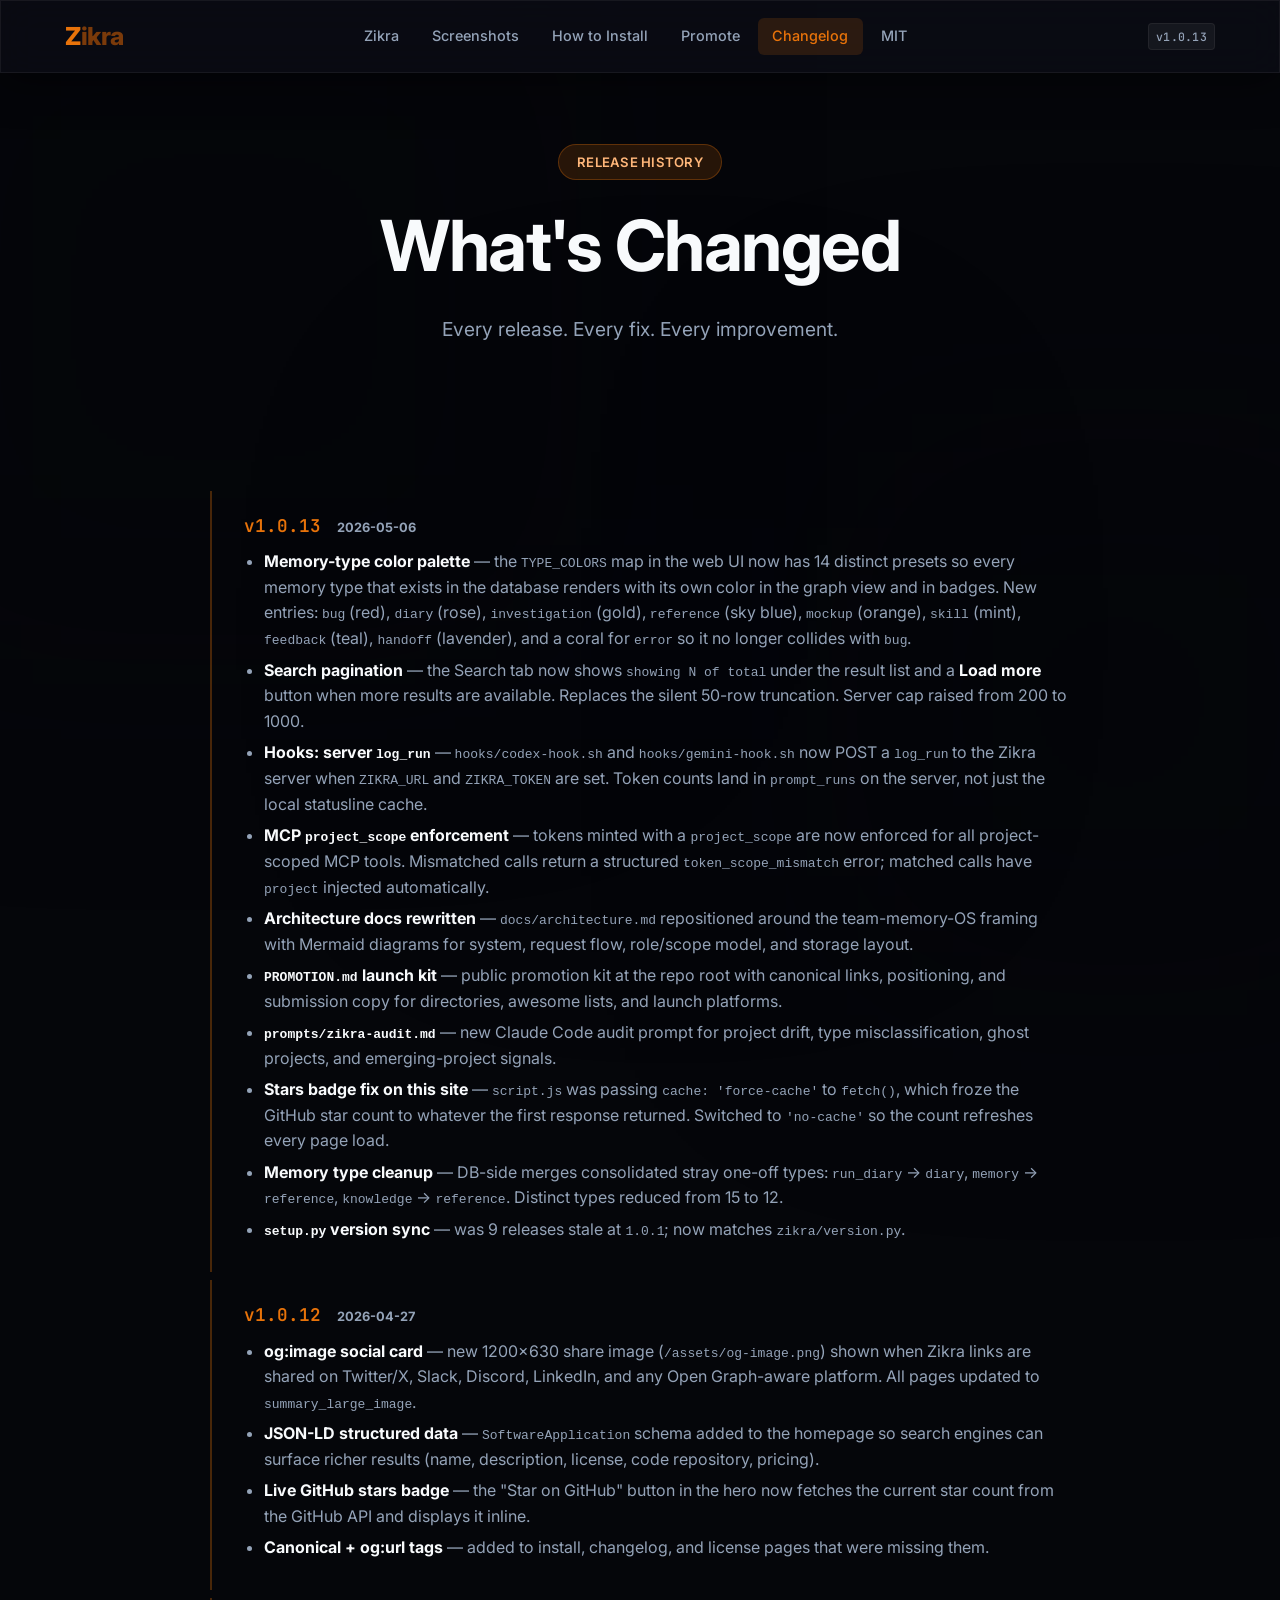
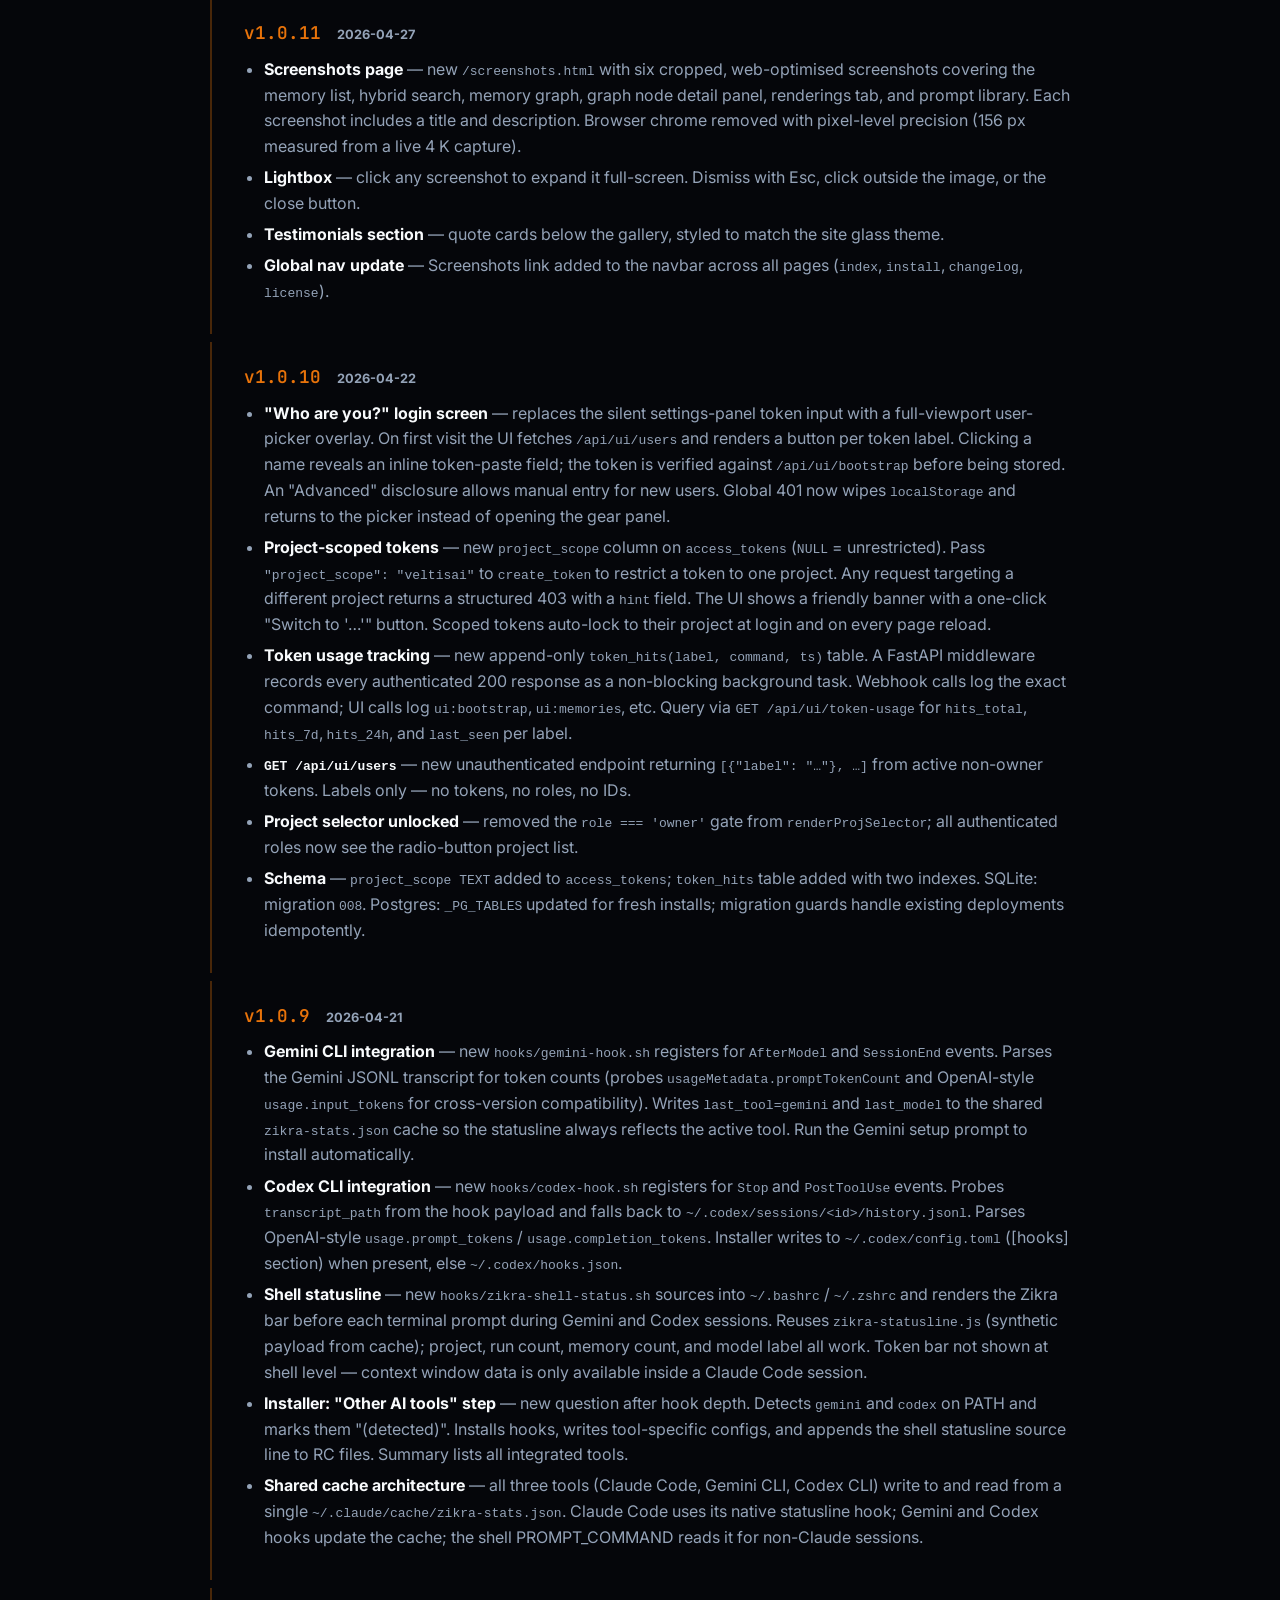
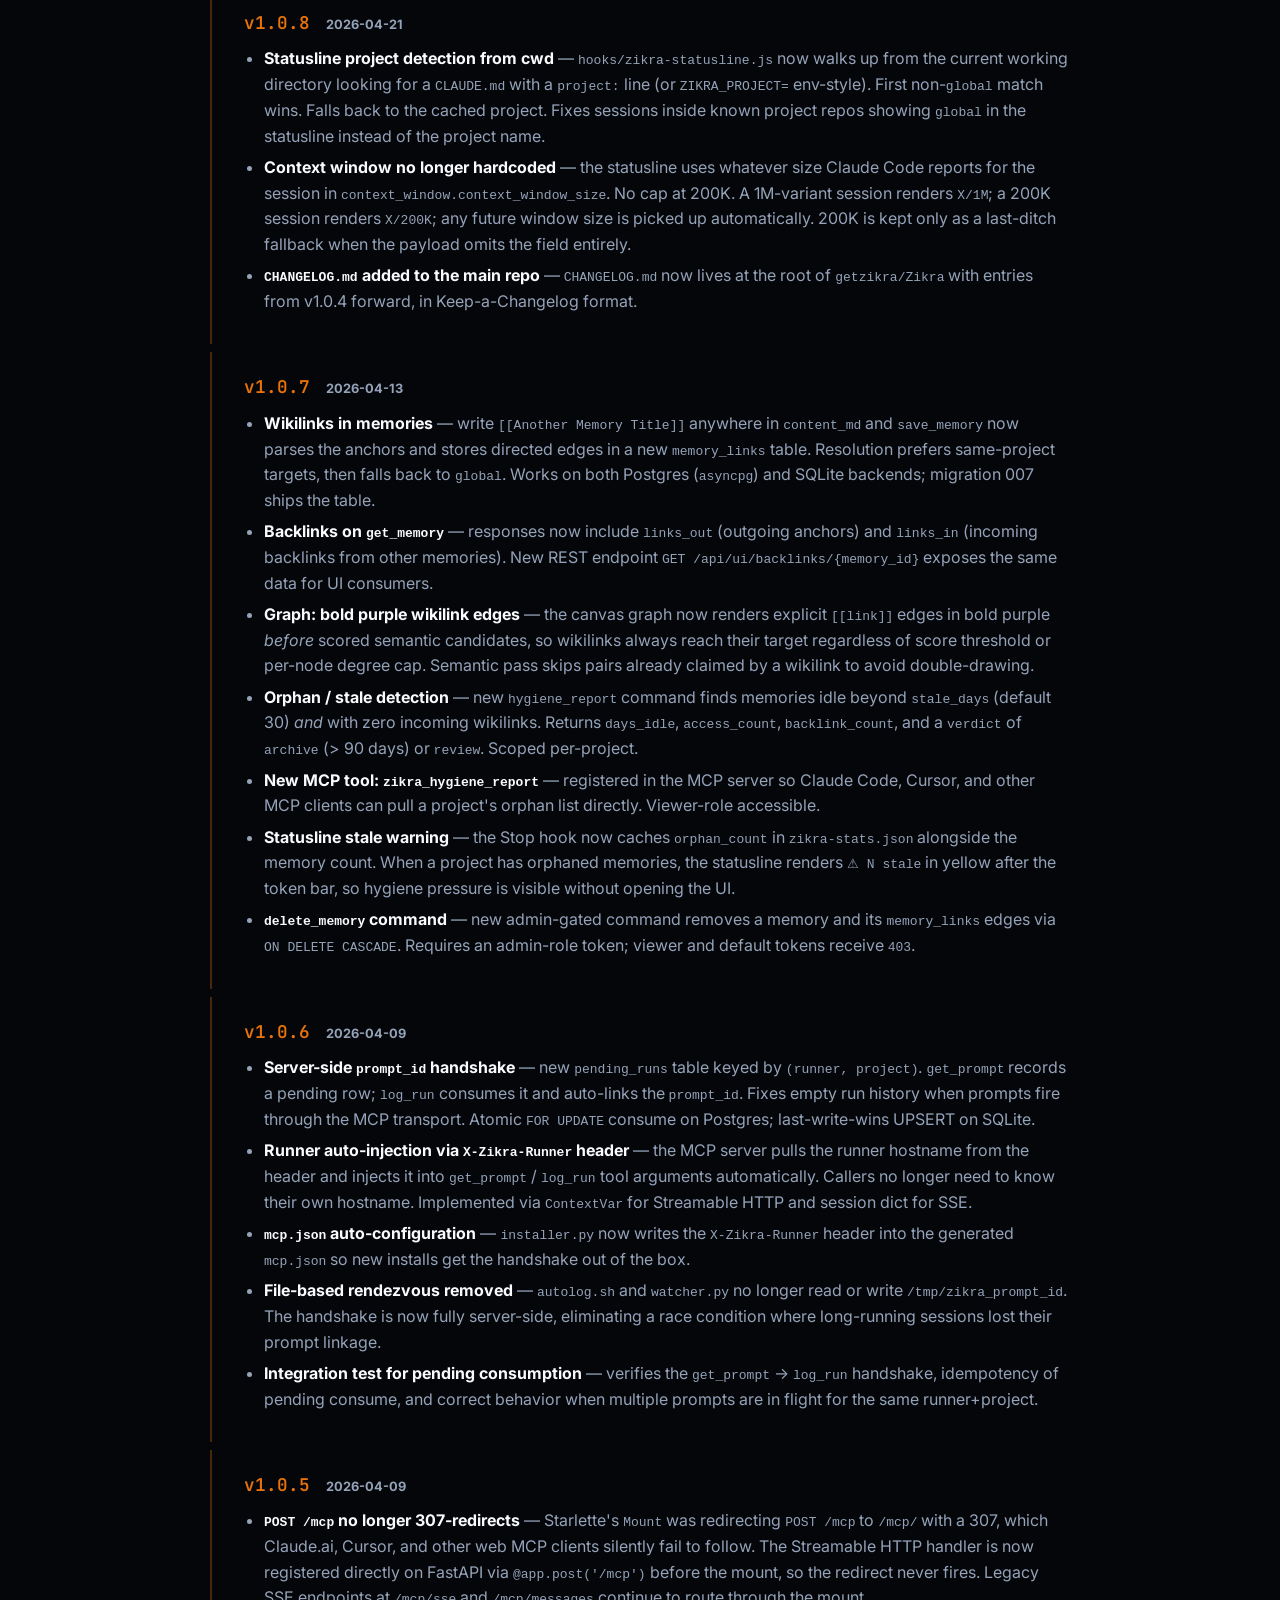
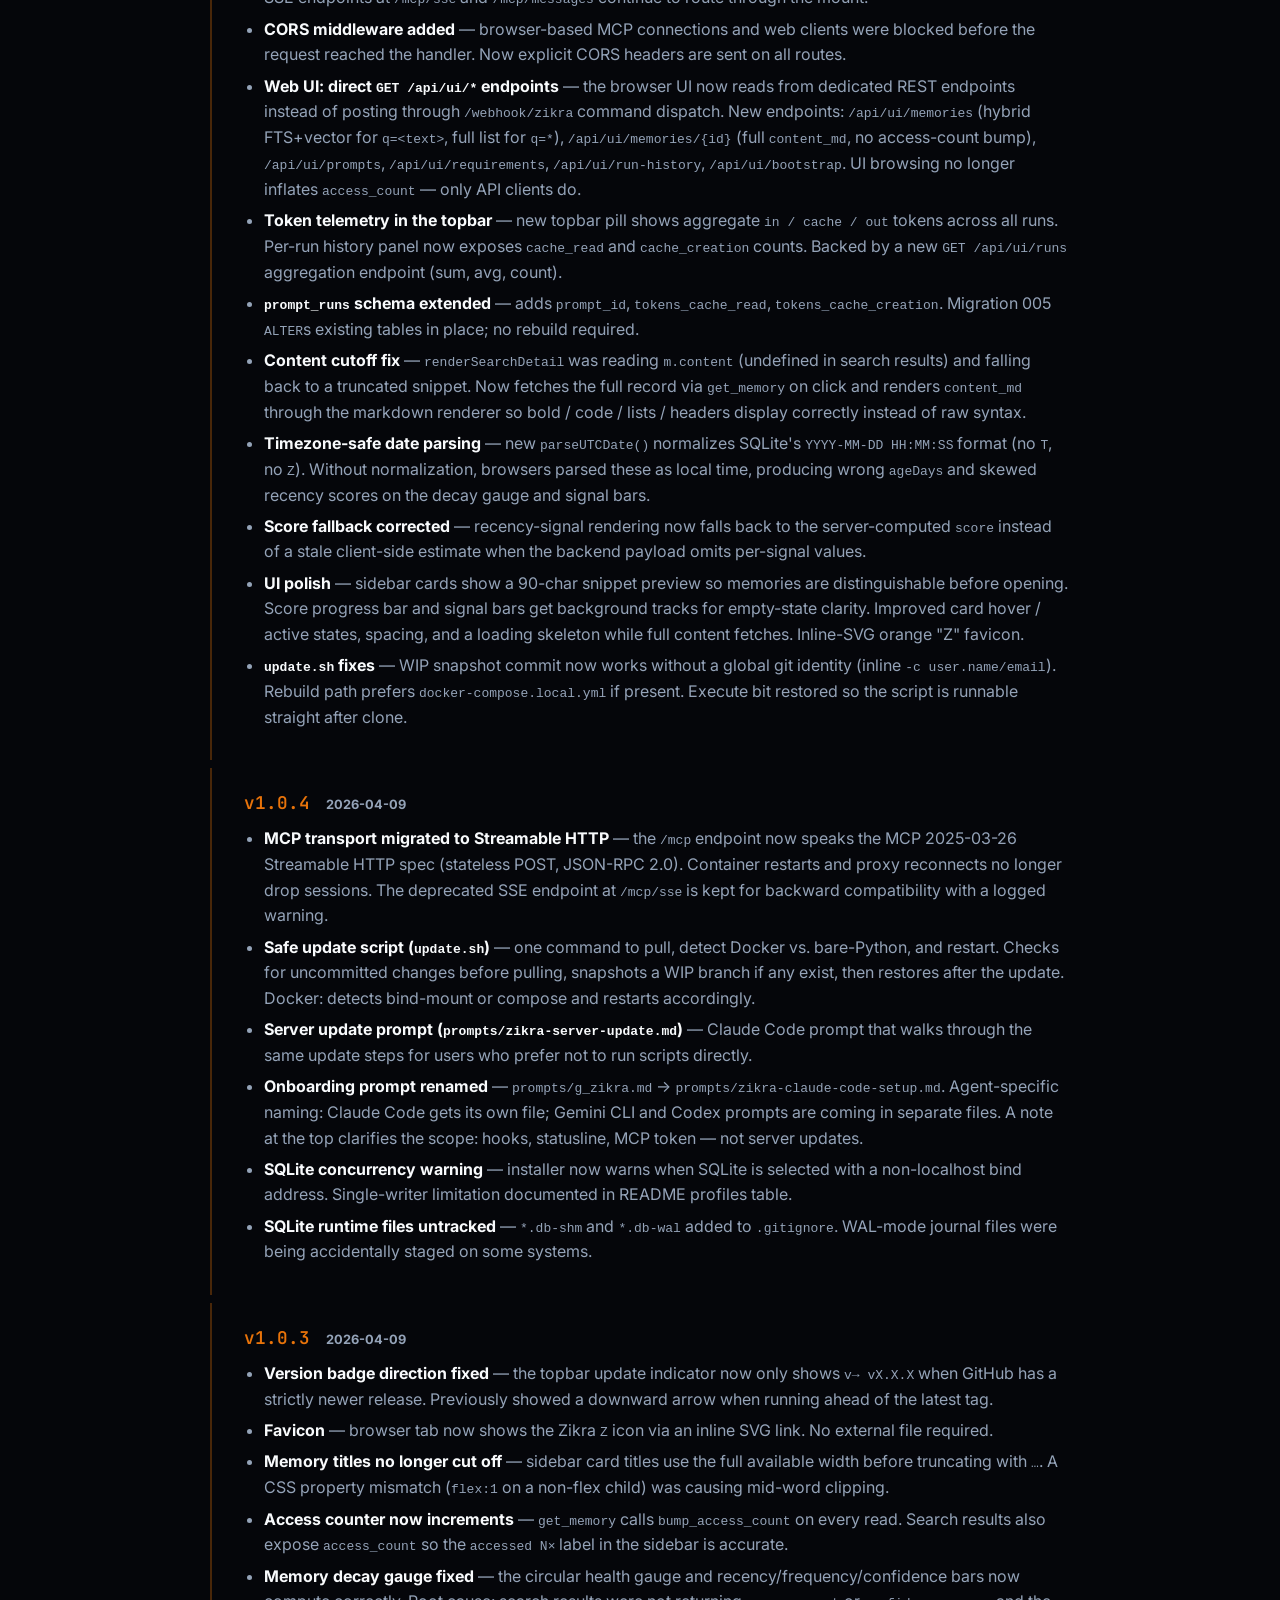
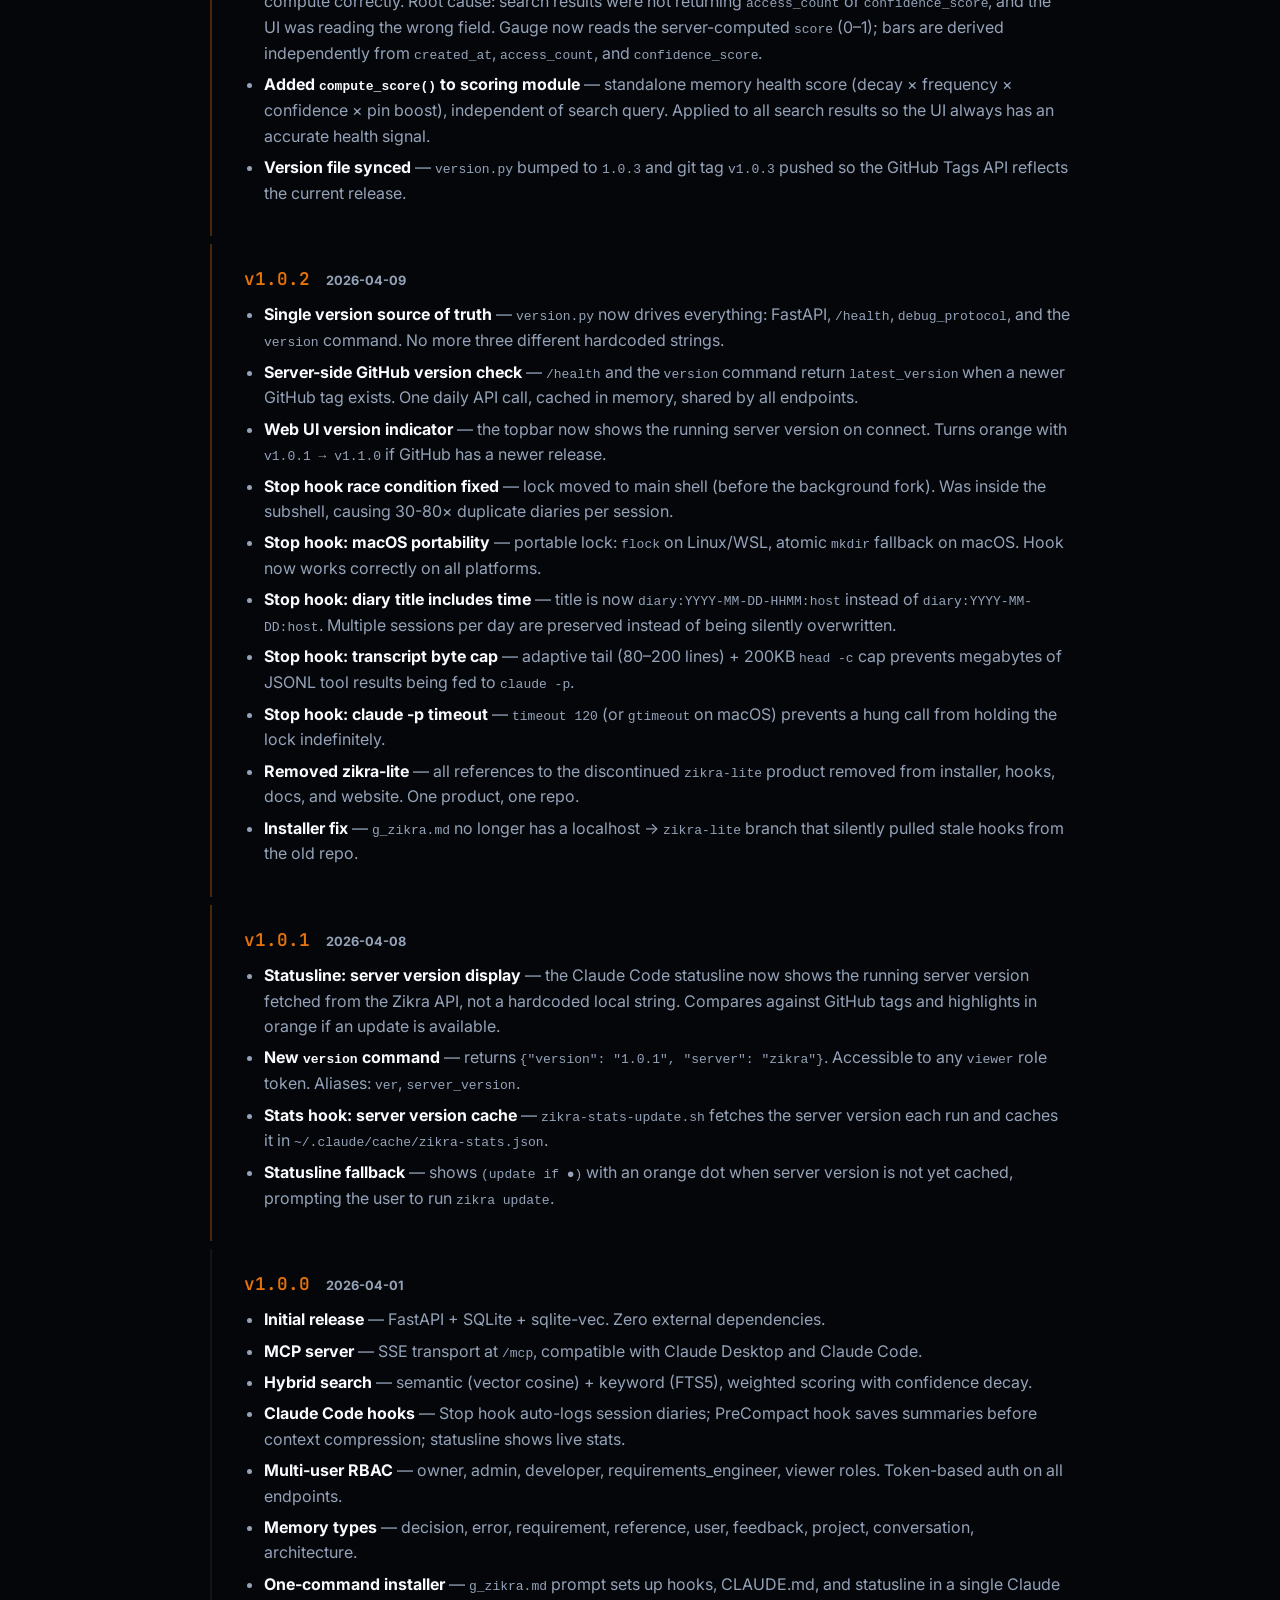
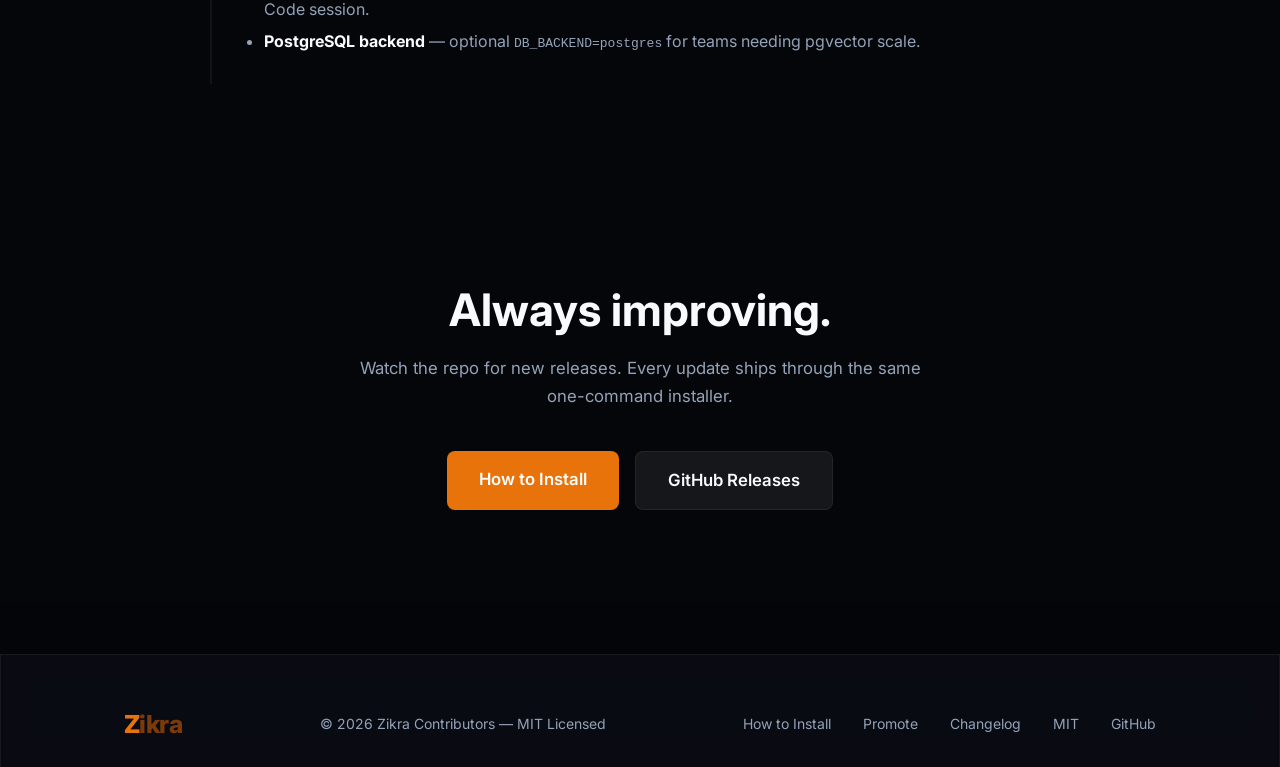
<file: changelog.html>
<!DOCTYPE html>
<html lang="en">
<head>
    <meta charset="UTF-8">
    <meta name="viewport" content="width=device-width, initial-scale=1.0">
    <title>Zikra — Changelog</title>
    <meta name="description" content="Zikra version history and release notes.">
    <link rel="canonical" href="https://zikra.dev/changelog.html" />
    <meta property="og:title" content="Zikra — Changelog" />
    <meta property="og:description" content="Zikra version history and release notes." />
    <meta property="og:url" content="https://zikra.dev/changelog.html" />
    <meta property="og:type" content="website" />
    <meta property="og:image" content="https://zikra.dev/assets/og-image.png" />
    <meta property="og:image:width" content="1200" />
    <meta property="og:image:height" content="630" />
    <meta name="twitter:card" content="summary_large_image" />
    <meta name="twitter:image" content="https://zikra.dev/assets/og-image.png" />
    <link rel="icon" type="image/svg+xml" href="favicon.svg">
    <link rel="stylesheet" href="style.css">
    <link rel="preconnect" href="https://fonts.googleapis.com">
    <link rel="preconnect" href="https://fonts.gstatic.com" crossorigin>
    <link rel="preload" as="style" href="https://fonts.googleapis.com/css2?family=Inter:wght@300;400;500;600;700&family=JetBrains+Mono:wght@400;500&display=swap" onload="this.onload=null;this.rel='stylesheet'">
    <noscript><link rel="stylesheet" href="https://fonts.googleapis.com/css2?family=Inter:wght@300;400;500;600;700&family=JetBrains+Mono:wght@400;500&display=swap"></noscript>
</head>
<body>

<div class="blob blob-1"></div>
<div class="blob blob-2"></div>
<div class="blob blob-3"></div>

<nav class="navbar glass">
    <a href="index.html" class="logo"><span class="z">Z</span><span class="ikra">ikra</span></a>
    <div class="nav-links">
        <a href="index.html">Zikra</a>
        <a href="screenshots.html">Screenshots</a>
        <a href="install.html">How to Install</a>
        <a href="promote.html">Promote</a>
        <a href="changelog.html">Changelog</a>
        <a href="license.html">MIT</a>
    </div>
    <a href="changelog.html" class="version-badge" id="version-badge">v1.0.12</a>
</nav>

<!-- ── Hero ─────────────────────────────────────────────────────────────────── -->
<header style="padding:9rem 5% 2rem;text-align:center;" class="">
    <div class="container">
        <div class="badge">Release History</div>
        <h1 class="hero-title">What's <span class="gradient-text">Changed</span></h1>
        <p class="hero-sub" style="margin:1.25rem auto 0;">
            Every release. Every fix. Every improvement.
        </p>
    </div>
</header>

<!-- ── Changelog entries ──────────────────────────────────────────────────────── -->
<section class="section">
    <div style="max-width:860px;margin:0 auto;">

        <div class="changelog-entry">
            <h3>
                <span class="changelog-version">v1.0.13</span>
                <span class="changelog-date">2026-05-06</span>
            </h3>
            <ul>
                <li><strong>Memory-type color palette</strong> — the <code>TYPE_COLORS</code> map in the web UI now has 14 distinct presets so every memory type that exists in the database renders with its own color in the graph view and in badges. New entries: <code>bug</code> (red), <code>diary</code> (rose), <code>investigation</code> (gold), <code>reference</code> (sky blue), <code>mockup</code> (orange), <code>skill</code> (mint), <code>feedback</code> (teal), <code>handoff</code> (lavender), and a coral for <code>error</code> so it no longer collides with <code>bug</code>.</li>
                <li><strong>Search pagination</strong> — the Search tab now shows <code>showing N of total</code> under the result list and a <strong>Load more</strong> button when more results are available. Replaces the silent 50-row truncation. Server cap raised from 200 to 1000.</li>
                <li><strong>Hooks: server <code>log_run</code></strong> — <code>hooks/codex-hook.sh</code> and <code>hooks/gemini-hook.sh</code> now POST a <code>log_run</code> to the Zikra server when <code>ZIKRA_URL</code> and <code>ZIKRA_TOKEN</code> are set. Token counts land in <code>prompt_runs</code> on the server, not just the local statusline cache.</li>
                <li><strong>MCP <code>project_scope</code> enforcement</strong> — tokens minted with a <code>project_scope</code> are now enforced for all project-scoped MCP tools. Mismatched calls return a structured <code>token_scope_mismatch</code> error; matched calls have <code>project</code> injected automatically.</li>
                <li><strong>Architecture docs rewritten</strong> — <code>docs/architecture.md</code> repositioned around the team-memory-OS framing with Mermaid diagrams for system, request flow, role/scope model, and storage layout.</li>
                <li><strong><code>PROMOTION.md</code> launch kit</strong> — public promotion kit at the repo root with canonical links, positioning, and submission copy for directories, awesome lists, and launch platforms.</li>
                <li><strong><code>prompts/zikra-audit.md</code></strong> — new Claude Code audit prompt for project drift, type misclassification, ghost projects, and emerging-project signals.</li>
                <li><strong>Stars badge fix on this site</strong> — <code>script.js</code> was passing <code>cache: 'force-cache'</code> to <code>fetch()</code>, which froze the GitHub star count to whatever the first response returned. Switched to <code>'no-cache'</code> so the count refreshes every page load.</li>
                <li><strong>Memory type cleanup</strong> — DB-side merges consolidated stray one-off types: <code>run_diary</code> → <code>diary</code>, <code>memory</code> → <code>reference</code>, <code>knowledge</code> → <code>reference</code>. Distinct types reduced from 15 to 12.</li>
                <li><strong><code>setup.py</code> version sync</strong> — was 9 releases stale at <code>1.0.1</code>; now matches <code>zikra/version.py</code>.</li>
            </ul>
        </div>

        <div class="changelog-entry">
            <h3>
                <span class="changelog-version">v1.0.12</span>
                <span class="changelog-date">2026-04-27</span>
            </h3>
            <ul>
                <li><strong>og:image social card</strong> — new 1200×630 share image (<code>/assets/og-image.png</code>) shown when Zikra links are shared on Twitter/X, Slack, Discord, LinkedIn, and any Open Graph-aware platform. All pages updated to <code>summary_large_image</code>.</li>
                <li><strong>JSON-LD structured data</strong> — <code>SoftwareApplication</code> schema added to the homepage so search engines can surface richer results (name, description, license, code repository, pricing).</li>
                <li><strong>Live GitHub stars badge</strong> — the "Star on GitHub" button in the hero now fetches the current star count from the GitHub API and displays it inline.</li>
                <li><strong>Canonical + og:url tags</strong> — added to install, changelog, and license pages that were missing them.</li>
            </ul>
        </div>

        <div class="changelog-entry">
            <h3>
                <span class="changelog-version">v1.0.11</span>
                <span class="changelog-date">2026-04-27</span>
            </h3>
            <ul>
                <li><strong>Screenshots page</strong> — new <code>/screenshots.html</code> with six cropped, web-optimised screenshots covering the memory list, hybrid search, memory graph, graph node detail panel, renderings tab, and prompt library. Each screenshot includes a title and description. Browser chrome removed with pixel-level precision (156 px measured from a live 4 K capture).</li>
                <li><strong>Lightbox</strong> — click any screenshot to expand it full-screen. Dismiss with Esc, click outside the image, or the close button.</li>
                <li><strong>Testimonials section</strong> — quote cards below the gallery, styled to match the site glass theme.</li>
                <li><strong>Global nav update</strong> — Screenshots link added to the navbar across all pages (<code>index</code>, <code>install</code>, <code>changelog</code>, <code>license</code>).</li>
            </ul>
        </div>

        <div class="changelog-entry">
            <h3>
                <span class="changelog-version">v1.0.10</span>
                <span class="changelog-date">2026-04-22</span>
            </h3>
            <ul>
                <li><strong>"Who are you?" login screen</strong> — replaces the silent settings-panel token input with a full-viewport user-picker overlay. On first visit the UI fetches <code>/api/ui/users</code> and renders a button per token label. Clicking a name reveals an inline token-paste field; the token is verified against <code>/api/ui/bootstrap</code> before being stored. An "Advanced" disclosure allows manual entry for new users. Global 401 now wipes <code>localStorage</code> and returns to the picker instead of opening the gear panel.</li>
                <li><strong>Project-scoped tokens</strong> — new <code>project_scope</code> column on <code>access_tokens</code> (<code>NULL</code> = unrestricted). Pass <code>"project_scope": "veltisai"</code> to <code>create_token</code> to restrict a token to one project. Any request targeting a different project returns a structured 403 with a <code>hint</code> field. The UI shows a friendly banner with a one-click "Switch to '…'" button. Scoped tokens auto-lock to their project at login and on every page reload.</li>
                <li><strong>Token usage tracking</strong> — new append-only <code>token_hits(label, command, ts)</code> table. A FastAPI middleware records every authenticated 200 response as a non-blocking background task. Webhook calls log the exact command; UI calls log <code>ui:bootstrap</code>, <code>ui:memories</code>, etc. Query via <code>GET /api/ui/token-usage</code> for <code>hits_total</code>, <code>hits_7d</code>, <code>hits_24h</code>, and <code>last_seen</code> per label.</li>
                <li><strong><code>GET /api/ui/users</code></strong> — new unauthenticated endpoint returning <code>[{"label": "…"}, …]</code> from active non-owner tokens. Labels only — no tokens, no roles, no IDs.</li>
                <li><strong>Project selector unlocked</strong> — removed the <code>role === 'owner'</code> gate from <code>renderProjSelector</code>; all authenticated roles now see the radio-button project list.</li>
                <li><strong>Schema</strong> — <code>project_scope TEXT</code> added to <code>access_tokens</code>; <code>token_hits</code> table added with two indexes. SQLite: migration <code>008</code>. Postgres: <code>_PG_TABLES</code> updated for fresh installs; migration guards handle existing deployments idempotently.</li>
            </ul>
        </div>

        <div class="changelog-entry">
            <h3>
                <span class="changelog-version">v1.0.9</span>
                <span class="changelog-date">2026-04-21</span>
            </h3>
            <ul>
                <li><strong>Gemini CLI integration</strong> — new <code>hooks/gemini-hook.sh</code> registers for <code>AfterModel</code> and <code>SessionEnd</code> events. Parses the Gemini JSONL transcript for token counts (probes <code>usageMetadata.promptTokenCount</code> and OpenAI-style <code>usage.input_tokens</code> for cross-version compatibility). Writes <code>last_tool=gemini</code> and <code>last_model</code> to the shared <code>zikra-stats.json</code> cache so the statusline always reflects the active tool. Run the Gemini setup prompt to install automatically.</li>
                <li><strong>Codex CLI integration</strong> — new <code>hooks/codex-hook.sh</code> registers for <code>Stop</code> and <code>PostToolUse</code> events. Probes <code>transcript_path</code> from the hook payload and falls back to <code>~/.codex/sessions/&lt;id&gt;/history.jsonl</code>. Parses OpenAI-style <code>usage.prompt_tokens</code> / <code>usage.completion_tokens</code>. Installer writes to <code>~/.codex/config.toml</code> ([hooks] section) when present, else <code>~/.codex/hooks.json</code>.</li>
                <li><strong>Shell statusline</strong> — new <code>hooks/zikra-shell-status.sh</code> sources into <code>~/.bashrc</code> / <code>~/.zshrc</code> and renders the Zikra bar before each terminal prompt during Gemini and Codex sessions. Reuses <code>zikra-statusline.js</code> (synthetic payload from cache); project, run count, memory count, and model label all work. Token bar not shown at shell level — context window data is only available inside a Claude Code session.</li>
                <li><strong>Installer: "Other AI tools" step</strong> — new question after hook depth. Detects <code>gemini</code> and <code>codex</code> on PATH and marks them "(detected)". Installs hooks, writes tool-specific configs, and appends the shell statusline source line to RC files. Summary lists all integrated tools.</li>
                <li><strong>Shared cache architecture</strong> — all three tools (Claude Code, Gemini CLI, Codex CLI) write to and read from a single <code>~/.claude/cache/zikra-stats.json</code>. Claude Code uses its native statusline hook; Gemini and Codex hooks update the cache; the shell PROMPT_COMMAND reads it for non-Claude sessions.</li>
            </ul>
        </div>

        <div class="changelog-entry">
            <h3>
                <span class="changelog-version">v1.0.8</span>
                <span class="changelog-date">2026-04-21</span>
            </h3>
            <ul>
                <li><strong>Statusline project detection from cwd</strong> — <code>hooks/zikra-statusline.js</code> now walks up from the current working directory looking for a <code>CLAUDE.md</code> with a <code>project:</code> line (or <code>ZIKRA_PROJECT=</code> env-style). First non-<code>global</code> match wins. Falls back to the cached project. Fixes sessions inside known project repos showing <code>global</code> in the statusline instead of the project name.</li>
                <li><strong>Context window no longer hardcoded</strong> — the statusline uses whatever size Claude Code reports for the session in <code>context_window.context_window_size</code>. No cap at 200K. A 1M-variant session renders <code>X/1M</code>; a 200K session renders <code>X/200K</code>; any future window size is picked up automatically. 200K is kept only as a last-ditch fallback when the payload omits the field entirely.</li>
                <li><strong><code>CHANGELOG.md</code> added to the main repo</strong> — <code>CHANGELOG.md</code> now lives at the root of <code>getzikra/Zikra</code> with entries from v1.0.4 forward, in Keep-a-Changelog format.</li>
            </ul>
        </div>

        <div class="changelog-entry">
            <h3>
                <span class="changelog-version">v1.0.7</span>
                <span class="changelog-date">2026-04-13</span>
            </h3>
            <ul>
                <li><strong>Wikilinks in memories</strong> — write <code>[[Another Memory Title]]</code> anywhere in <code>content_md</code> and <code>save_memory</code> now parses the anchors and stores directed edges in a new <code>memory_links</code> table. Resolution prefers same-project targets, then falls back to <code>global</code>. Works on both Postgres (<code>asyncpg</code>) and SQLite backends; migration 007 ships the table.</li>
                <li><strong>Backlinks on <code>get_memory</code></strong> — responses now include <code>links_out</code> (outgoing anchors) and <code>links_in</code> (incoming backlinks from other memories). New REST endpoint <code>GET /api/ui/backlinks/{memory_id}</code> exposes the same data for UI consumers.</li>
                <li><strong>Graph: bold purple wikilink edges</strong> — the canvas graph now renders explicit <code>[[link]]</code> edges in bold purple <em>before</em> scored semantic candidates, so wikilinks always reach their target regardless of score threshold or per-node degree cap. Semantic pass skips pairs already claimed by a wikilink to avoid double-drawing.</li>
                <li><strong>Orphan / stale detection</strong> — new <code>hygiene_report</code> command finds memories idle beyond <code>stale_days</code> (default 30) <em>and</em> with zero incoming wikilinks. Returns <code>days_idle</code>, <code>access_count</code>, <code>backlink_count</code>, and a <code>verdict</code> of <code>archive</code> (&gt; 90 days) or <code>review</code>. Scoped per-project.</li>
                <li><strong>New MCP tool: <code>zikra_hygiene_report</code></strong> — registered in the MCP server so Claude Code, Cursor, and other MCP clients can pull a project's orphan list directly. Viewer-role accessible.</li>
                <li><strong>Statusline stale warning</strong> — the Stop hook now caches <code>orphan_count</code> in <code>zikra-stats.json</code> alongside the memory count. When a project has orphaned memories, the statusline renders <code>⚠ N stale</code> in yellow after the token bar, so hygiene pressure is visible without opening the UI.</li>
                <li><strong><code>delete_memory</code> command</strong> — new admin-gated command removes a memory and its <code>memory_links</code> edges via <code>ON DELETE CASCADE</code>. Requires an admin-role token; viewer and default tokens receive <code>403</code>.</li>
            </ul>
        </div>

        <div class="changelog-entry">
            <h3>
                <span class="changelog-version">v1.0.6</span>
                <span class="changelog-date">2026-04-09</span>
            </h3>
            <ul>
                <li><strong>Server-side <code>prompt_id</code> handshake</strong> — new <code>pending_runs</code> table keyed by <code>(runner, project)</code>. <code>get_prompt</code> records a pending row; <code>log_run</code> consumes it and auto-links the <code>prompt_id</code>. Fixes empty run history when prompts fire through the MCP transport. Atomic <code>FOR UPDATE</code> consume on Postgres; last-write-wins UPSERT on SQLite.</li>
                <li><strong>Runner auto-injection via <code>X-Zikra-Runner</code> header</strong> — the MCP server pulls the runner hostname from the header and injects it into <code>get_prompt</code> / <code>log_run</code> tool arguments automatically. Callers no longer need to know their own hostname. Implemented via <code>ContextVar</code> for Streamable HTTP and session dict for SSE.</li>
                <li><strong><code>mcp.json</code> auto-configuration</strong> — <code>installer.py</code> now writes the <code>X-Zikra-Runner</code> header into the generated <code>mcp.json</code> so new installs get the handshake out of the box.</li>
                <li><strong>File-based rendezvous removed</strong> — <code>autolog.sh</code> and <code>watcher.py</code> no longer read or write <code>/tmp/zikra_prompt_id</code>. The handshake is now fully server-side, eliminating a race condition where long-running sessions lost their prompt linkage.</li>
                <li><strong>Integration test for pending consumption</strong> — verifies the <code>get_prompt</code> → <code>log_run</code> handshake, idempotency of pending consume, and correct behavior when multiple prompts are in flight for the same runner+project.</li>
            </ul>
        </div>

        <div class="changelog-entry">
            <h3>
                <span class="changelog-version">v1.0.5</span>
                <span class="changelog-date">2026-04-09</span>
            </h3>
            <ul>
                <li><strong><code>POST /mcp</code> no longer 307-redirects</strong> — Starlette's <code>Mount</code> was redirecting <code>POST /mcp</code> to <code>/mcp/</code> with a 307, which Claude.ai, Cursor, and other web MCP clients silently fail to follow. The Streamable HTTP handler is now registered directly on FastAPI via <code>@app.post('/mcp')</code> before the mount, so the redirect never fires. Legacy SSE endpoints at <code>/mcp/sse</code> and <code>/mcp/messages</code> continue to route through the mount.</li>
                <li><strong>CORS middleware added</strong> — browser-based MCP connections and web clients were blocked before the request reached the handler. Now explicit CORS headers are sent on all routes.</li>
                <li><strong>Web UI: direct <code>GET /api/ui/*</code> endpoints</strong> — the browser UI now reads from dedicated REST endpoints instead of posting through <code>/webhook/zikra</code> command dispatch. New endpoints: <code>/api/ui/memories</code> (hybrid FTS+vector for <code>q=&lt;text&gt;</code>, full list for <code>q=*</code>), <code>/api/ui/memories/{id}</code> (full <code>content_md</code>, no access-count bump), <code>/api/ui/prompts</code>, <code>/api/ui/requirements</code>, <code>/api/ui/run-history</code>, <code>/api/ui/bootstrap</code>. UI browsing no longer inflates <code>access_count</code> — only API clients do.</li>
                <li><strong>Token telemetry in the topbar</strong> — new topbar pill shows aggregate <code>in / cache / out</code> tokens across all runs. Per-run history panel now exposes <code>cache_read</code> and <code>cache_creation</code> counts. Backed by a new <code>GET /api/ui/runs</code> aggregation endpoint (sum, avg, count).</li>
                <li><strong><code>prompt_runs</code> schema extended</strong> — adds <code>prompt_id</code>, <code>tokens_cache_read</code>, <code>tokens_cache_creation</code>. Migration 005 <code>ALTER</code>s existing tables in place; no rebuild required.</li>
                <li><strong>Content cutoff fix</strong> — <code>renderSearchDetail</code> was reading <code>m.content</code> (undefined in search results) and falling back to a truncated snippet. Now fetches the full record via <code>get_memory</code> on click and renders <code>content_md</code> through the markdown renderer so bold / code / lists / headers display correctly instead of raw syntax.</li>
                <li><strong>Timezone-safe date parsing</strong> — new <code>parseUTCDate()</code> normalizes SQLite's <code>YYYY-MM-DD HH:MM:SS</code> format (no <code>T</code>, no <code>Z</code>). Without normalization, browsers parsed these as local time, producing wrong <code>ageDays</code> and skewed recency scores on the decay gauge and signal bars.</li>
                <li><strong>Score fallback corrected</strong> — recency-signal rendering now falls back to the server-computed <code>score</code> instead of a stale client-side estimate when the backend payload omits per-signal values.</li>
                <li><strong>UI polish</strong> — sidebar cards show a 90-char snippet preview so memories are distinguishable before opening. Score progress bar and signal bars get background tracks for empty-state clarity. Improved card hover / active states, spacing, and a loading skeleton while full content fetches. Inline-SVG orange "Z" favicon.</li>
                <li><strong><code>update.sh</code> fixes</strong> — WIP snapshot commit now works without a global git identity (inline <code>-c user.name/email</code>). Rebuild path prefers <code>docker-compose.local.yml</code> if present. Execute bit restored so the script is runnable straight after clone.</li>
            </ul>
        </div>

        <div class="changelog-entry">
            <h3>
                <span class="changelog-version">v1.0.4</span>
                <span class="changelog-date">2026-04-09</span>
            </h3>
            <ul>
                <li><strong>MCP transport migrated to Streamable HTTP</strong> — the <code>/mcp</code> endpoint now speaks the MCP 2025-03-26 Streamable HTTP spec (stateless POST, JSON-RPC 2.0). Container restarts and proxy reconnects no longer drop sessions. The deprecated SSE endpoint at <code>/mcp/sse</code> is kept for backward compatibility with a logged warning.</li>
                <li><strong>Safe update script (<code>update.sh</code>)</strong> — one command to pull, detect Docker vs. bare-Python, and restart. Checks for uncommitted changes before pulling, snapshots a WIP branch if any exist, then restores after the update. Docker: detects bind-mount or compose and restarts accordingly.</li>
                <li><strong>Server update prompt (<code>prompts/zikra-server-update.md</code>)</strong> — Claude Code prompt that walks through the same update steps for users who prefer not to run scripts directly.</li>
                <li><strong>Onboarding prompt renamed</strong> — <code>prompts/g_zikra.md</code> → <code>prompts/zikra-claude-code-setup.md</code>. Agent-specific naming: Claude Code gets its own file; Gemini CLI and Codex prompts are coming in separate files. A note at the top clarifies the scope: hooks, statusline, MCP token — not server updates.</li>
                <li><strong>SQLite concurrency warning</strong> — installer now warns when SQLite is selected with a non-localhost bind address. Single-writer limitation documented in README profiles table.</li>
                <li><strong>SQLite runtime files untracked</strong> — <code>*.db-shm</code> and <code>*.db-wal</code> added to <code>.gitignore</code>. WAL-mode journal files were being accidentally staged on some systems.</li>
            </ul>
        </div>

        <div class="changelog-entry">
            <h3>
                <span class="changelog-version">v1.0.3</span>
                <span class="changelog-date">2026-04-09</span>
            </h3>
            <ul>
                <li><strong>Version badge direction fixed</strong> — the topbar update indicator now only shows <code>v→ vX.X.X</code> when GitHub has a strictly newer release. Previously showed a downward arrow when running ahead of the latest tag.</li>
                <li><strong>Favicon</strong> — browser tab now shows the Zikra <code>Z</code> icon via an inline SVG link. No external file required.</li>
                <li><strong>Memory titles no longer cut off</strong> — sidebar card titles use the full available width before truncating with <code>…</code>. A CSS property mismatch (<code>flex:1</code> on a non-flex child) was causing mid-word clipping.</li>
                <li><strong>Access counter now increments</strong> — <code>get_memory</code> calls <code>bump_access_count</code> on every read. Search results also expose <code>access_count</code> so the <code>accessed N×</code> label in the sidebar is accurate.</li>
                <li><strong>Memory decay gauge fixed</strong> — the circular health gauge and recency/frequency/confidence bars now compute correctly. Root cause: search results were not returning <code>access_count</code> or <code>confidence_score</code>, and the UI was reading the wrong field. Gauge now reads the server-computed <code>score</code> (0–1); bars are derived independently from <code>created_at</code>, <code>access_count</code>, and <code>confidence_score</code>.</li>
                <li><strong>Added <code>compute_score()</code> to scoring module</strong> — standalone memory health score (decay × frequency × confidence × pin boost), independent of search query. Applied to all search results so the UI always has an accurate health signal.</li>
                <li><strong>Version file synced</strong> — <code>version.py</code> bumped to <code>1.0.3</code> and git tag <code>v1.0.3</code> pushed so the GitHub Tags API reflects the current release.</li>
            </ul>
        </div>

        <div class="changelog-entry">
            <h3>
                <span class="changelog-version">v1.0.2</span>
                <span class="changelog-date">2026-04-09</span>
            </h3>
            <ul>
                <li><strong>Single version source of truth</strong> — <code>version.py</code> now drives everything: FastAPI, <code>/health</code>, <code>debug_protocol</code>, and the <code>version</code> command. No more three different hardcoded strings.</li>
                <li><strong>Server-side GitHub version check</strong> — <code>/health</code> and the <code>version</code> command return <code>latest_version</code> when a newer GitHub tag exists. One daily API call, cached in memory, shared by all endpoints.</li>
                <li><strong>Web UI version indicator</strong> — the topbar now shows the running server version on connect. Turns orange with <code>v1.0.1 → v1.1.0</code> if GitHub has a newer release.</li>
                <li><strong>Stop hook race condition fixed</strong> — lock moved to main shell (before the background fork). Was inside the subshell, causing 30-80× duplicate diaries per session.</li>
                <li><strong>Stop hook: macOS portability</strong> — portable lock: <code>flock</code> on Linux/WSL, atomic <code>mkdir</code> fallback on macOS. Hook now works correctly on all platforms.</li>
                <li><strong>Stop hook: diary title includes time</strong> — title is now <code>diary:YYYY-MM-DD-HHMM:host</code> instead of <code>diary:YYYY-MM-DD:host</code>. Multiple sessions per day are preserved instead of being silently overwritten.</li>
                <li><strong>Stop hook: transcript byte cap</strong> — adaptive tail (80–200 lines) + 200KB <code>head -c</code> cap prevents megabytes of JSONL tool results being fed to <code>claude -p</code>.</li>
                <li><strong>Stop hook: claude -p timeout</strong> — <code>timeout 120</code> (or <code>gtimeout</code> on macOS) prevents a hung call from holding the lock indefinitely.</li>
                <li><strong>Removed zikra-lite</strong> — all references to the discontinued <code>zikra-lite</code> product removed from installer, hooks, docs, and website. One product, one repo.</li>
                <li><strong>Installer fix</strong> — <code>g_zikra.md</code> no longer has a localhost → <code>zikra-lite</code> branch that silently pulled stale hooks from the old repo.</li>
            </ul>
        </div>

        <div class="changelog-entry">
            <h3>
                <span class="changelog-version">v1.0.1</span>
                <span class="changelog-date">2026-04-08</span>
            </h3>
            <ul>
                <li><strong>Statusline: server version display</strong> — the Claude Code statusline now shows the running server version fetched from the Zikra API, not a hardcoded local string. Compares against GitHub tags and highlights in orange if an update is available.</li>
                <li><strong>New <code>version</code> command</strong> — returns <code>{"version": "1.0.1", "server": "zikra"}</code>. Accessible to any <code>viewer</code> role token. Aliases: <code>ver</code>, <code>server_version</code>.</li>
                <li><strong>Stats hook: server version cache</strong> — <code>zikra-stats-update.sh</code> fetches the server version each run and caches it in <code>~/.claude/cache/zikra-stats.json</code>.</li>
                <li><strong>Statusline fallback</strong> — shows <code>(update if ●)</code> with an orange dot when server version is not yet cached, prompting the user to run <code>zikra update</code>.</li>
            </ul>
        </div>

        <div class="changelog-entry">
            <h3>
                <span class="changelog-version">v1.0.0</span>
                <span class="changelog-date">2026-04-01</span>
            </h3>
            <ul>
                <li><strong>Initial release</strong> — FastAPI + SQLite + sqlite-vec. Zero external dependencies.</li>
                <li><strong>MCP server</strong> — SSE transport at <code>/mcp</code>, compatible with Claude Desktop and Claude Code.</li>
                <li><strong>Hybrid search</strong> — semantic (vector cosine) + keyword (FTS5), weighted scoring with confidence decay.</li>
                <li><strong>Claude Code hooks</strong> — Stop hook auto-logs session diaries; PreCompact hook saves summaries before context compression; statusline shows live stats.</li>
                <li><strong>Multi-user RBAC</strong> — owner, admin, developer, requirements_engineer, viewer roles. Token-based auth on all endpoints.</li>
                <li><strong>Memory types</strong> — decision, error, requirement, reference, user, feedback, project, conversation, architecture.</li>
                <li><strong>One-command installer</strong> — <code>g_zikra.md</code> prompt sets up hooks, CLAUDE.md, and statusline in a single Claude Code session.</li>
                <li><strong>PostgreSQL backend</strong> — optional <code>DB_BACKEND=postgres</code> for teams needing pgvector scale.</li>
            </ul>
        </div>

    </div>
</section>

<!-- ── CTA ────────────────────────────────────────────────────────────────────── -->
<section class="">
    <div class="cta-band">
        <h2>Always <span class="gradient-text">improving.</span></h2>
        <p>Watch the repo for new releases. Every update ships through the same one-command installer.</p>
        <div class="btn-row">
            <a href="install.html" class="btn btn-primary btn-lg btn-glow">How to Install</a>
            <a href="https://github.com/GetZikra/zikra/releases" class="btn btn-github btn-lg" target="_blank" rel="noopener">GitHub Releases</a>
        </div>
    </div>
</section>

<footer class="glass">
    <div class="footer-inner">
        <a href="index.html" class="logo"><span class="z">Z</span><span class="ikra">ikra</span></a>
        <span class="footer-copy">© 2026 Zikra Contributors — MIT Licensed</span>
        <div class="footer-links">
            <a href="install.html">How to Install</a>
            <a href="promote.html">Promote</a>
            <a href="changelog.html">Changelog</a>
            <a href="license.html">MIT</a>
            <a href="https://github.com/GetZikra/zikra" target="_blank" rel="noopener">GitHub</a>
        </div>
    </div>
</footer>

<script src="script.js"></script>
</body>
</html>
</file>
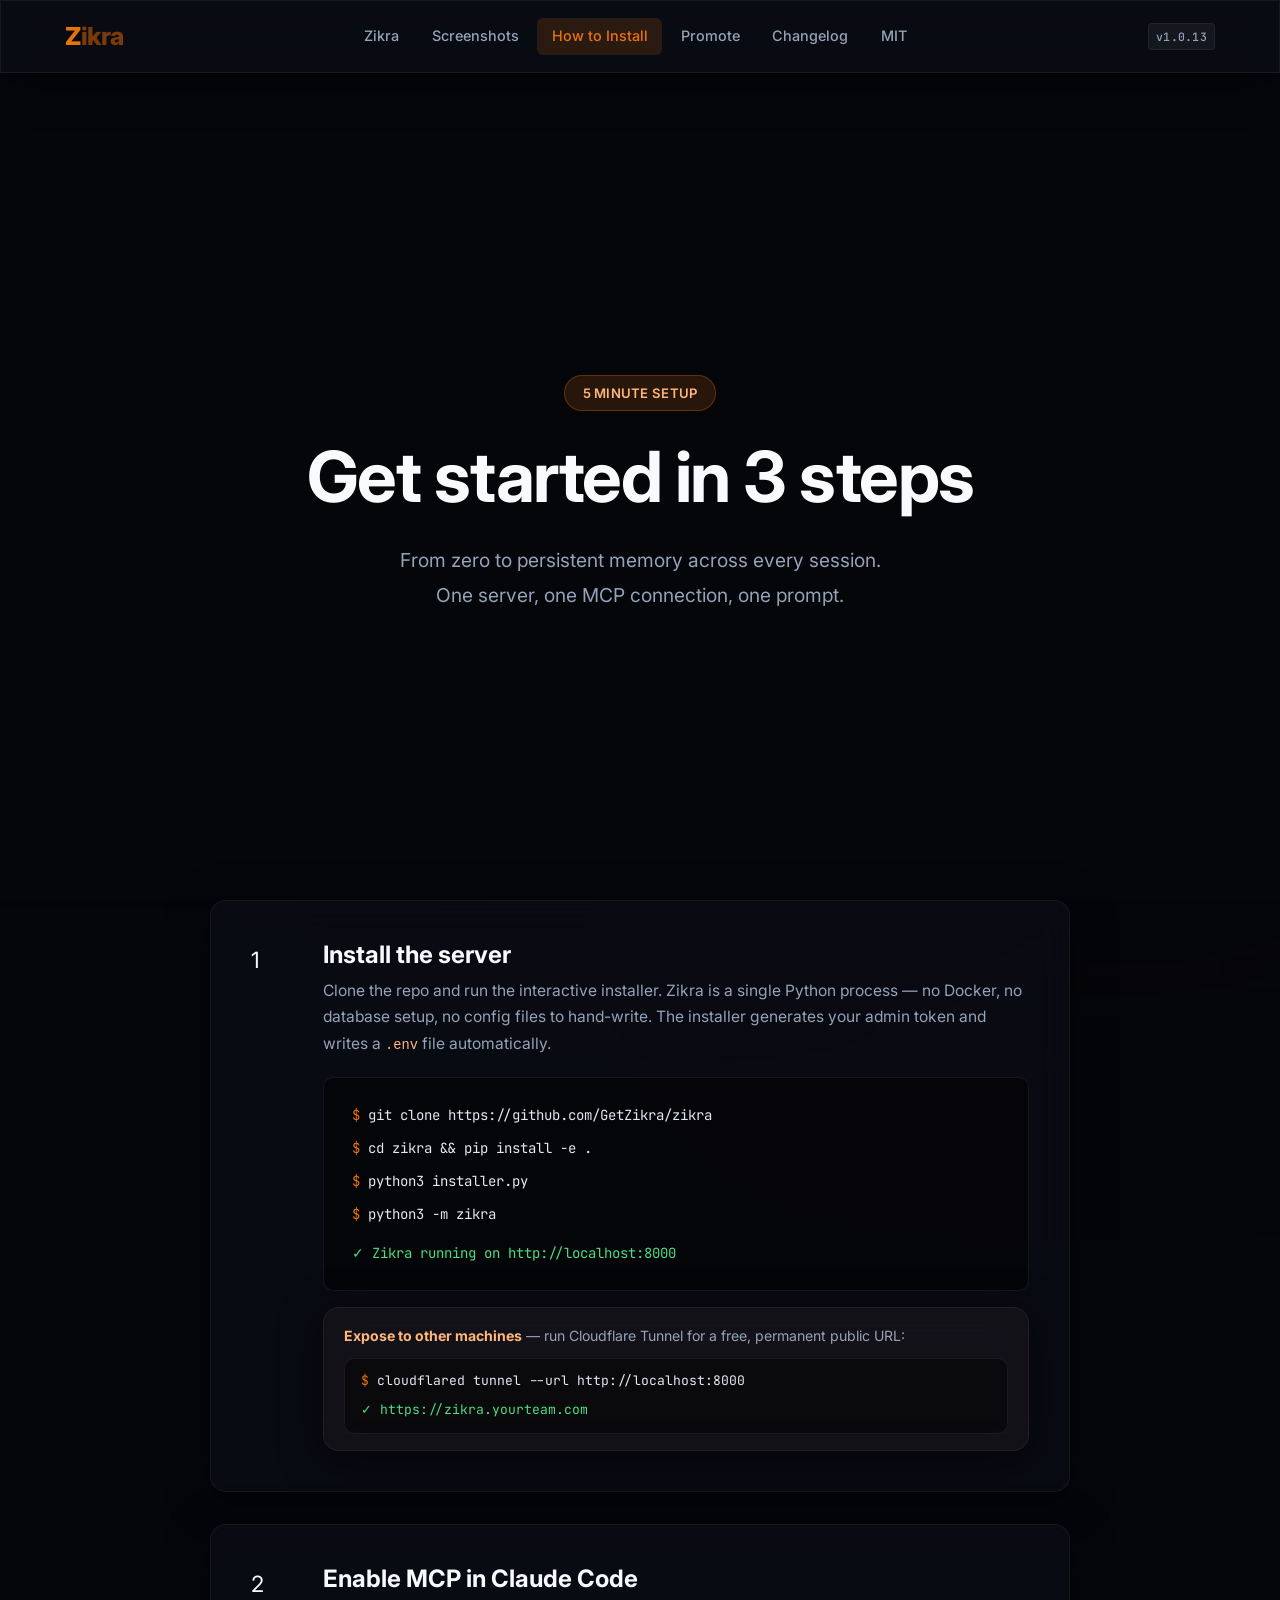
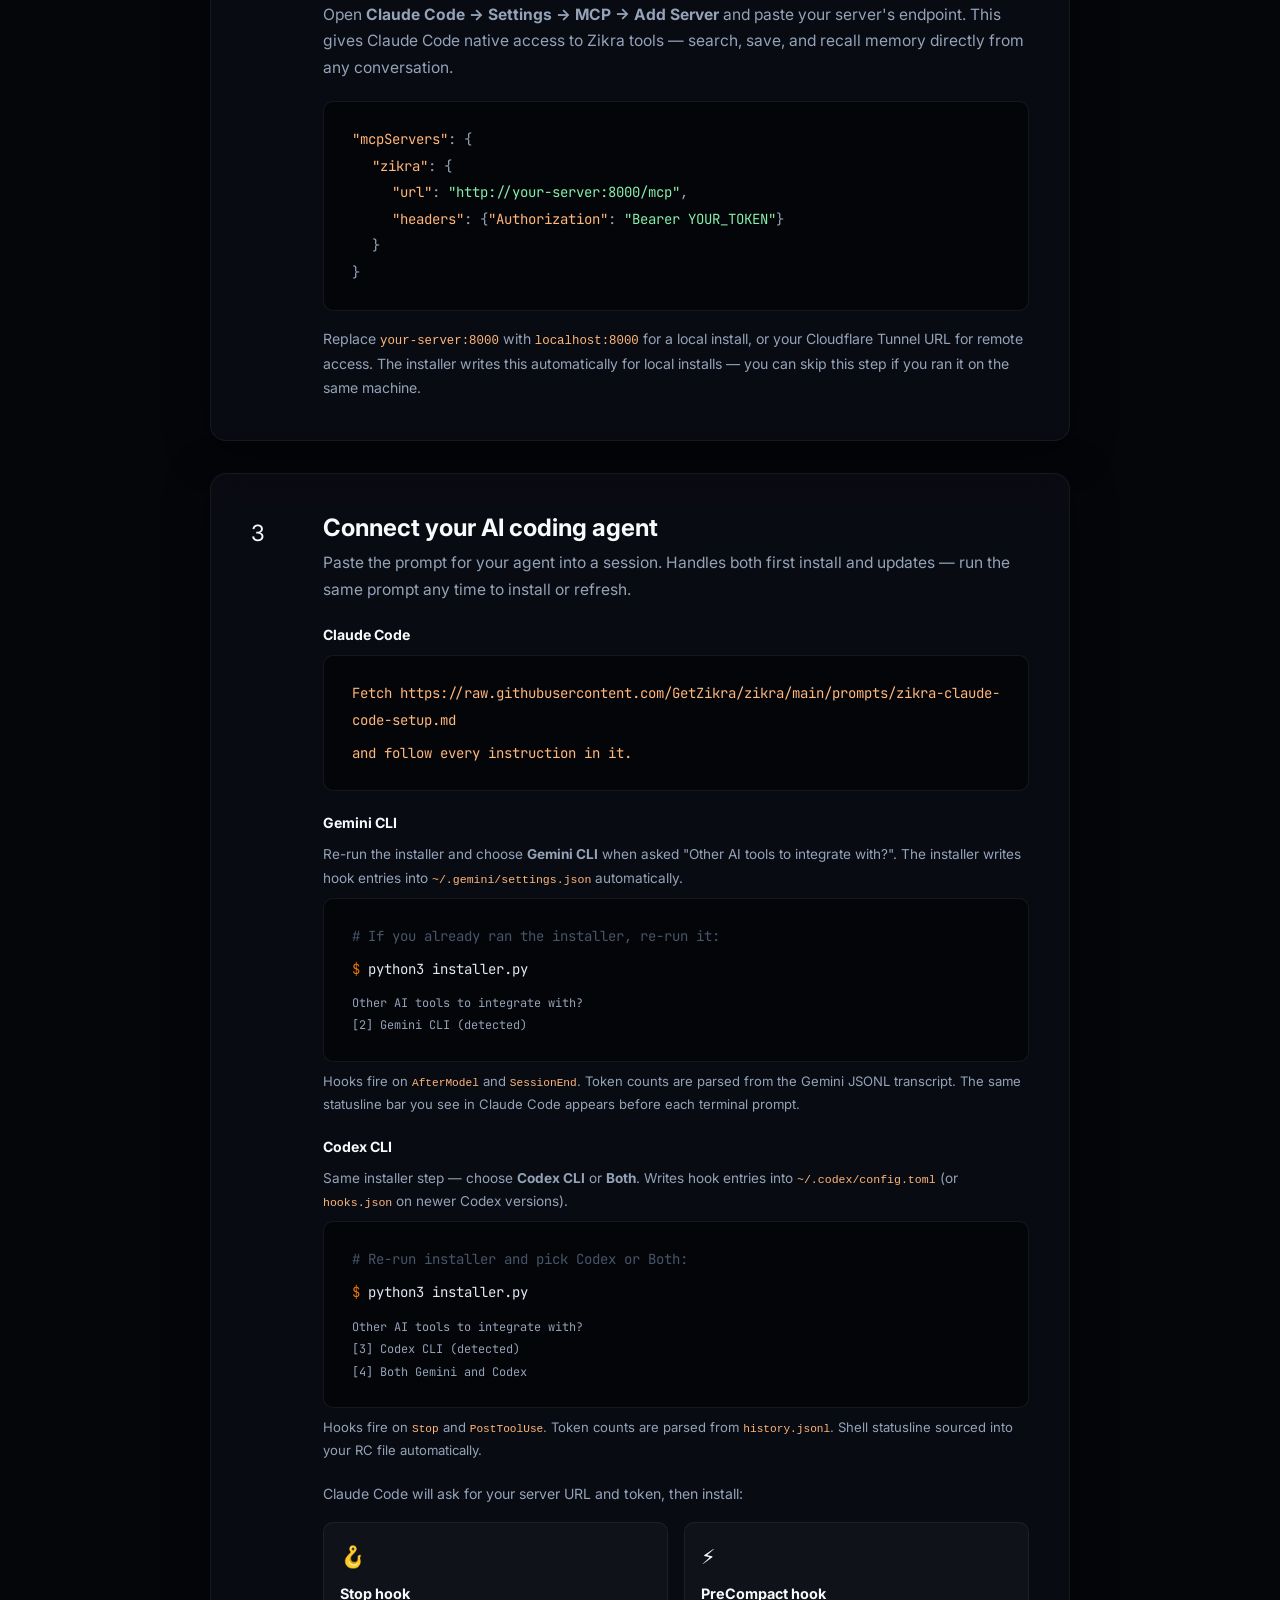
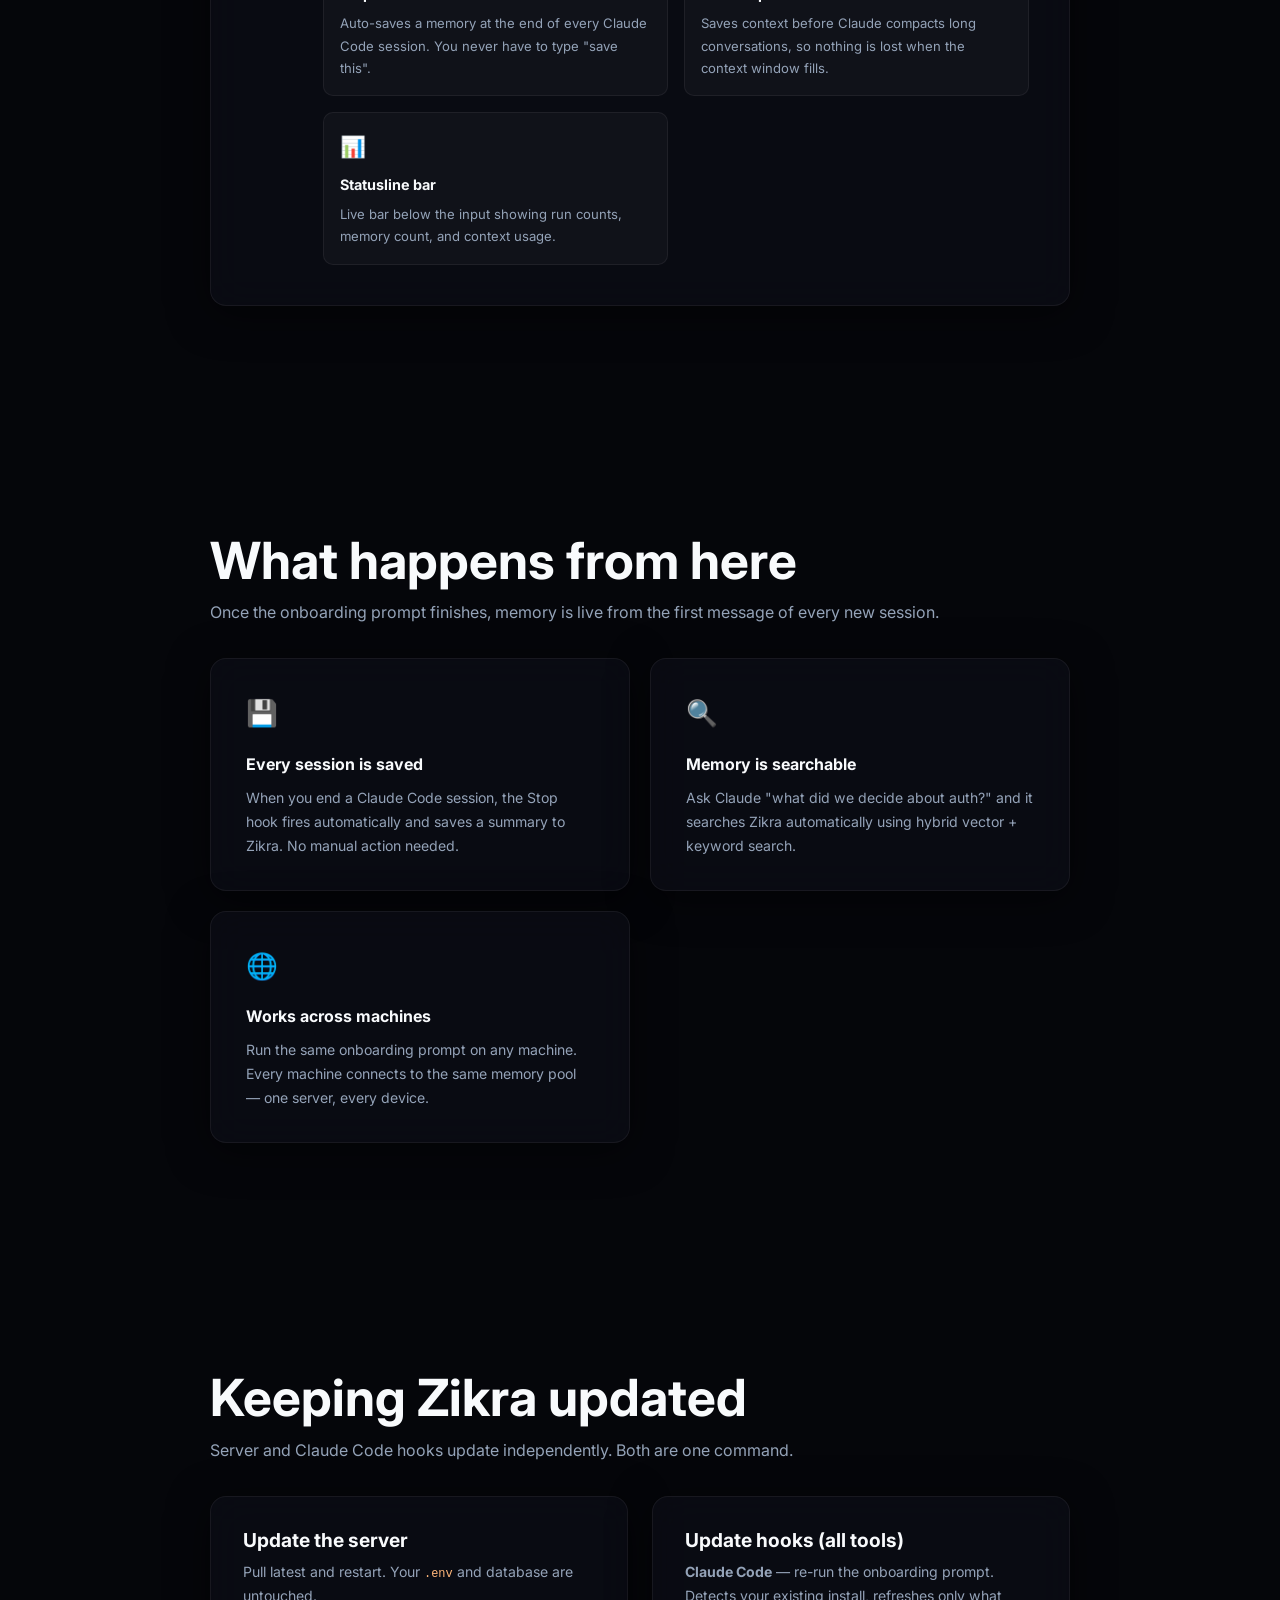
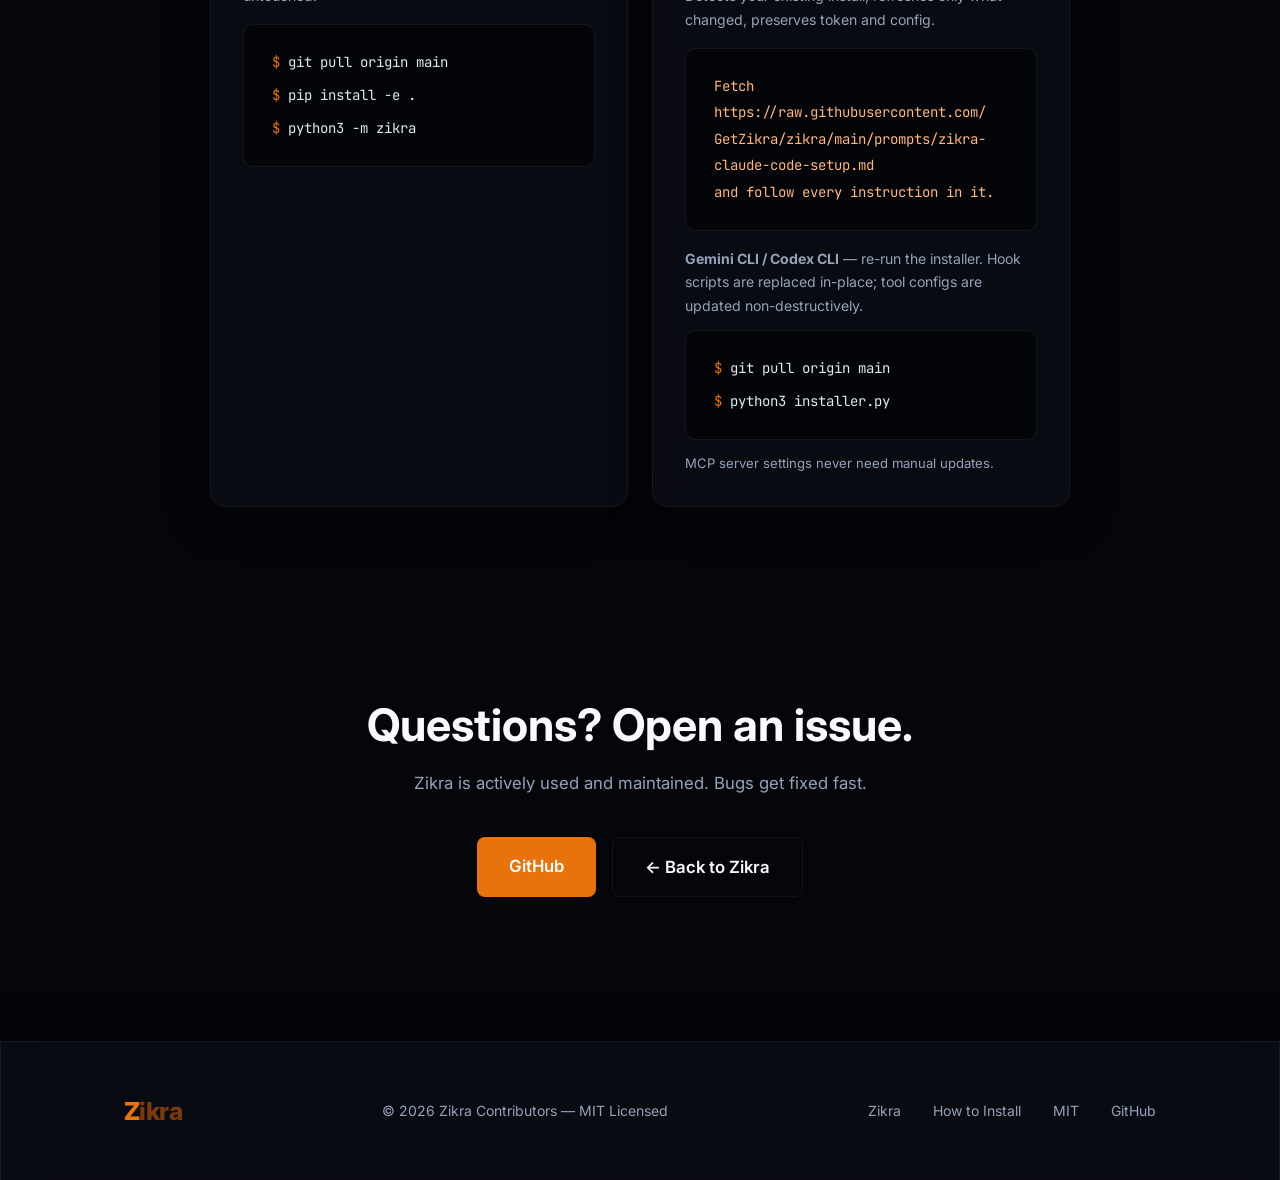
<file: install.html>
<!DOCTYPE html>
<html lang="en">
<head>
    <meta charset="UTF-8">
    <meta name="viewport" content="width=device-width, initial-scale=1.0">
    <title>How to Install Zikra — 3 Steps to Persistent AI Memory</title>
    <meta name="description" content="Install Zikra in 3 steps: run the server, connect MCP in Claude Code, run the onboarding prompt. Takes about 5 minutes.">
    <link rel="canonical" href="https://zikra.dev/install.html" />
    <meta property="og:title" content="How to Install Zikra — 3 Steps to Persistent AI Memory" />
    <meta property="og:description" content="Install Zikra in 3 steps: run the server, connect MCP in Claude Code, run the onboarding prompt. Takes about 5 minutes." />
    <meta property="og:url" content="https://zikra.dev/install.html" />
    <meta property="og:type" content="website" />
    <meta property="og:image" content="https://zikra.dev/assets/og-image.png" />
    <meta property="og:image:width" content="1200" />
    <meta property="og:image:height" content="630" />
    <meta name="twitter:card" content="summary_large_image" />
    <meta name="twitter:image" content="https://zikra.dev/assets/og-image.png" />
    <link rel="icon" type="image/svg+xml" href="favicon.svg">
    <link rel="stylesheet" href="style.css">
    <link rel="preconnect" href="https://fonts.googleapis.com">
    <link rel="preconnect" href="https://fonts.gstatic.com" crossorigin>
    <link rel="preload" as="style" href="https://fonts.googleapis.com/css2?family=Inter:wght@300;400;500;600;700&family=JetBrains+Mono:wght@400;500&display=swap" onload="this.onload=null;this.rel='stylesheet'">
    <noscript><link rel="stylesheet" href="https://fonts.googleapis.com/css2?family=Inter:wght@300;400;500;600;700&family=JetBrains+Mono:wght@400;500&display=swap"></noscript>
</head>
<body>

<div class="blob blob-1"></div>
<div class="blob blob-2"></div>
<div class="blob blob-3"></div>

<nav class="navbar glass">
    <a href="index.html" class="logo"><span class="z">Z</span><span class="ikra">ikra</span></a>
    <div class="nav-links">
        <a href="index.html">Zikra</a>
        <a href="screenshots.html">Screenshots</a>
        <a href="install.html">How to Install</a>
        <a href="promote.html">Promote</a>
        <a href="changelog.html">Changelog</a>
        <a href="license.html">MIT</a>
    </div>
    <a href="changelog.html" class="version-badge" id="version-badge">v1.0.13</a>
</nav>

<!-- ── Hero ──────────────────────────────────────────────────────────────────── -->
<header class="hero reveal" style="padding-bottom:2rem;">
    <div class="badge">5 minute setup</div>
    <h1 class="hero-title">Get started in <span class="gradient-text">3 steps</span></h1>
    <p class="hero-sub">
        From zero to persistent memory across every session.<br>
        One server, one MCP connection, one prompt.
    </p>
</header>

<!-- ── Steps ─────────────────────────────────────────────────────────────────── -->
<section class="section reveal" style="padding-top:0;">
    <div style="max-width:860px;margin:0 auto;display:flex;flex-direction:column;gap:2rem;">

        <!-- Step 1 -->
        <div class="card glass" style="padding:2.5rem;">
            <div style="display:flex;align-items:flex-start;gap:1.5rem;flex-wrap:wrap;">
                <div class="card-icon" style="flex-shrink:0;width:3rem;height:3rem;font-size:1.4rem;">1</div>
                <div style="flex:1;min-width:260px;">
                    <h2 style="font-size:1.5rem;margin-bottom:0.5rem;">Install the server</h2>
                    <p style="color:var(--muted);margin-bottom:1.25rem;">
                        Clone the repo and run the interactive installer. Zikra is a single Python process — no Docker, no database setup, no config files to hand-write. The installer generates your admin token and writes a <code style="color:#FFB77A;font-size:0.88em;">.env</code> file automatically.
                    </p>
                    <div class="code-block" style="margin-bottom:1rem;">
                        <span class="c-prompt">$</span> git clone https://github.com/GetZikra/zikra
                        <span style="display:block;margin-top:0.4rem;"><span class="c-prompt">$</span> cd zikra &amp;&amp; pip install -e .</span>
                        <span style="display:block;margin-top:0.4rem;"><span class="c-prompt">$</span> python3 installer.py</span>
                        <span style="display:block;margin-top:0.4rem;"><span class="c-prompt">$</span> python3 -m zikra</span>
                        <span style="display:block;margin-top:0.75rem;" class="c-success">✓  Zikra running on http://localhost:8000</span>
                    </div>
                    <div class="card glass" style="padding:1rem 1.25rem;background:rgba(255,183,122,0.04);">
                        <p style="font-size:0.88rem;color:var(--muted);margin:0;">
                            <strong style="color:#FFB77A;">Expose to other machines</strong> — run Cloudflare Tunnel for a free, permanent public URL:
                        </p>
                        <div class="code-block" style="margin-top:0.6rem;padding:0.6rem 1rem;font-size:0.82rem;">
                            <span class="c-prompt">$</span> cloudflared tunnel --url http://localhost:8000
                            <span style="display:block;margin-top:0.3rem;" class="c-success">✓  https://zikra.yourteam.com</span>
                        </div>
                    </div>
                </div>
            </div>
        </div>

        <!-- Step 2 -->
        <div class="card glass" style="padding:2.5rem;">
            <div style="display:flex;align-items:flex-start;gap:1.5rem;flex-wrap:wrap;">
                <div class="card-icon" style="flex-shrink:0;width:3rem;height:3rem;font-size:1.4rem;">2</div>
                <div style="flex:1;min-width:260px;">
                    <h2 style="font-size:1.5rem;margin-bottom:0.5rem;">Enable MCP in Claude Code</h2>
                    <p style="color:var(--muted);margin-bottom:1.25rem;">
                        Open <strong style="color:var(--text);">Claude Code → Settings → MCP → Add Server</strong> and paste your server's endpoint. This gives Claude Code native access to Zikra tools — search, save, and recall memory directly from any conversation.
                    </p>
                    <div class="code-block" style="margin-bottom:1rem;">
                        <span class="c-key">"mcpServers"</span><span style="color:var(--muted);">: {</span>
                        <span style="display:block;padding-left:1.25rem;"><span class="c-key">"zikra"</span><span style="color:var(--muted);">: {</span></span>
                        <span style="display:block;padding-left:2.5rem;"><span class="c-key">"url"</span><span style="color:var(--muted);">: </span><span class="c-val">"http://your-server:8000/mcp"</span><span style="color:var(--muted);">,</span></span>
                        <span style="display:block;padding-left:2.5rem;"><span class="c-key">"headers"</span><span style="color:var(--muted);">: {</span><span class="c-key">"Authorization"</span><span style="color:var(--muted);">: </span><span class="c-val">"Bearer YOUR_TOKEN"</span><span style="color:var(--muted);">}</span></span>
                        <span style="display:block;padding-left:1.25rem;color:var(--muted);">}</span>
                        <span style="color:var(--muted);">}</span>
                    </div>
                    <p style="font-size:0.88rem;color:var(--muted);">
                        Replace <code style="color:#FFB77A;font-size:0.88em;">your-server:8000</code> with <code style="color:#FFB77A;font-size:0.88em;">localhost:8000</code> for a local install, or your Cloudflare Tunnel URL for remote access. The installer writes this automatically for local installs — you can skip this step if you ran it on the same machine.
                    </p>
                </div>
            </div>
        </div>

        <!-- Step 3 -->
        <div class="card glass" style="padding:2.5rem;">
            <div style="display:flex;align-items:flex-start;gap:1.5rem;flex-wrap:wrap;">
                <div class="card-icon" style="flex-shrink:0;width:3rem;height:3rem;font-size:1.4rem;">3</div>
                <div style="flex:1;min-width:260px;">
                    <h2 style="font-size:1.5rem;margin-bottom:0.5rem;">Connect your AI coding agent</h2>
                    <p style="color:var(--muted);margin-bottom:1.25rem;">
                        Paste the prompt for your agent into a session. Handles both first install and updates — run the same prompt any time to install or refresh.
                    </p>
                    <p style="font-size:0.88rem;color:var(--text);margin-bottom:0.5rem;"><strong>Claude Code</strong></p>
                    <div class="code-block" style="margin-bottom:1.25rem;">
                        <span style="color:#FFB77A;">Fetch https://raw.githubusercontent.com/GetZikra/zikra/main/prompts/zikra-claude-code-setup.md</span>
                        <span style="display:block;margin-top:0.4rem;color:#FFB77A;">and follow every instruction in it.</span>
                    </div>

                    <p style="font-size:0.88rem;color:var(--text);margin-bottom:0.5rem;"><strong>Gemini CLI</strong></p>
                    <p style="font-size:0.85rem;color:var(--muted);margin-bottom:0.5rem;">
                        Re-run the installer and choose <strong>Gemini CLI</strong> when asked "Other AI tools to integrate with?". The installer writes hook entries into <code style="color:#FFB77A;font-size:0.85em;">~/.gemini/settings.json</code> automatically.
                    </p>
                    <div class="code-block" style="margin-bottom:0.5rem;">
                        <span class="c-comment"># If you already ran the installer, re-run it:</span>
                        <span style="display:block;margin-top:0.4rem;"><span class="c-prompt">$</span> python3 installer.py</span>
                        <span style="display:block;margin-top:0.6rem;color:var(--muted);font-size:0.85em;">  Other AI tools to integrate with?</span>
                        <span style="display:block;color:var(--muted);font-size:0.85em;">  [2] Gemini CLI  (detected)</span>
                    </div>
                    <p style="font-size:0.82rem;color:var(--muted);margin-bottom:1.25rem;">
                        Hooks fire on <code style="color:#FFB77A;font-size:0.85em;">AfterModel</code> and <code style="color:#FFB77A;font-size:0.85em;">SessionEnd</code>. Token counts are parsed from the Gemini JSONL transcript. The same statusline bar you see in Claude Code appears before each terminal prompt.
                    </p>

                    <p style="font-size:0.88rem;color:var(--text);margin-bottom:0.5rem;"><strong>Codex CLI</strong></p>
                    <p style="font-size:0.85rem;color:var(--muted);margin-bottom:0.5rem;">
                        Same installer step — choose <strong>Codex CLI</strong> or <strong>Both</strong>. Writes hook entries into <code style="color:#FFB77A;font-size:0.85em;">~/.codex/config.toml</code> (or <code style="color:#FFB77A;font-size:0.85em;">hooks.json</code> on newer Codex versions).
                    </p>
                    <div class="code-block" style="margin-bottom:0.5rem;">
                        <span class="c-comment"># Re-run installer and pick Codex or Both:</span>
                        <span style="display:block;margin-top:0.4rem;"><span class="c-prompt">$</span> python3 installer.py</span>
                        <span style="display:block;margin-top:0.6rem;color:var(--muted);font-size:0.85em;">  Other AI tools to integrate with?</span>
                        <span style="display:block;color:var(--muted);font-size:0.85em;">  [3] Codex CLI   (detected)</span>
                        <span style="display:block;color:var(--muted);font-size:0.85em;">  [4] Both Gemini and Codex</span>
                    </div>
                    <p style="font-size:0.82rem;color:var(--muted);margin-bottom:1.25rem;">
                        Hooks fire on <code style="color:#FFB77A;font-size:0.85em;">Stop</code> and <code style="color:#FFB77A;font-size:0.85em;">PostToolUse</code>. Token counts are parsed from <code style="color:#FFB77A;font-size:0.85em;">history.jsonl</code>. Shell statusline sourced into your RC file automatically.
                    </p>
                    <p style="font-size:0.88rem;color:var(--muted);margin-bottom:1rem;">
                        Claude Code will ask for your server URL and token, then install:
                    </p>
                    <div class="grid-3" style="gap:1rem;">
                        <div style="background:rgba(255,255,255,0.03);border:1px solid rgba(255,255,255,0.06);border-radius:10px;padding:1rem;">
                            <div style="font-size:1.3rem;margin-bottom:0.4rem;">🪝</div>
                            <strong style="font-size:0.9rem;">Stop hook</strong>
                            <p style="font-size:0.82rem;color:var(--muted);margin:0.3rem 0 0;">Auto-saves a memory at the end of every Claude Code session. You never have to type "save this".</p>
                        </div>
                        <div style="background:rgba(255,255,255,0.03);border:1px solid rgba(255,255,255,0.06);border-radius:10px;padding:1rem;">
                            <div style="font-size:1.3rem;margin-bottom:0.4rem;">⚡</div>
                            <strong style="font-size:0.9rem;">PreCompact hook</strong>
                            <p style="font-size:0.82rem;color:var(--muted);margin:0.3rem 0 0;">Saves context before Claude compacts long conversations, so nothing is lost when the context window fills.</p>
                        </div>
                        <div style="background:rgba(255,255,255,0.03);border:1px solid rgba(255,255,255,0.06);border-radius:10px;padding:1rem;">
                            <div style="font-size:1.3rem;margin-bottom:0.4rem;">📊</div>
                            <strong style="font-size:0.9rem;">Statusline bar</strong>
                            <p style="font-size:0.82rem;color:var(--muted);margin:0.3rem 0 0;">Live bar below the input showing run counts, memory count, and context usage.</p>
                        </div>
                    </div>
                </div>
            </div>
        </div>

    </div>
</section>

<!-- ── After install ──────────────────────────────────────────────────────────── -->
<section class="section reveal">
    <div style="max-width:860px;margin:0 auto;">
        <h2 class="section-title" style="text-align:left;margin-bottom:0.5rem;">What happens from here</h2>
        <p style="color:var(--muted);margin-bottom:2rem;">Once the onboarding prompt finishes, memory is live from the first message of every new session.</p>
        <div class="grid-3" style="gap:1.25rem;">
            <div class="card glass">
                <div class="card-icon" style="font-size:1.6rem;">💾</div>
                <h3 style="font-size:1rem;">Every session is saved</h3>
                <p style="font-size:0.88rem;color:var(--muted);">When you end a Claude Code session, the Stop hook fires automatically and saves a summary to Zikra. No manual action needed.</p>
            </div>
            <div class="card glass">
                <div class="card-icon" style="font-size:1.6rem;">🔍</div>
                <h3 style="font-size:1rem;">Memory is searchable</h3>
                <p style="font-size:0.88rem;color:var(--muted);">Ask Claude "what did we decide about auth?" and it searches Zikra automatically using hybrid vector + keyword search.</p>
            </div>
            <div class="card glass">
                <div class="card-icon" style="font-size:1.6rem;">🌐</div>
                <h3 style="font-size:1rem;">Works across machines</h3>
                <p style="font-size:0.88rem;color:var(--muted);">Run the same onboarding prompt on any machine. Every machine connects to the same memory pool — one server, every device.</p>
            </div>
        </div>
    </div>
</section>

<!-- ── Updating ───────────────────────────────────────────────────────────────── -->
<section class="section reveal">
    <div style="max-width:860px;margin:0 auto;">
        <h2 class="section-title" style="text-align:left;margin-bottom:0.5rem;">Keeping Zikra updated</h2>
        <p style="color:var(--muted);margin-bottom:2rem;">Server and Claude Code hooks update independently. Both are one command.</p>
        <div style="display:grid;grid-template-columns:repeat(auto-fit,minmax(360px,1fr));gap:1.5rem;">
            <div class="card glass" style="padding:2rem;">
                <h3 style="margin-bottom:0.5rem;">Update the server</h3>
                <p style="font-size:0.88rem;color:var(--muted);margin-bottom:1rem;">Pull latest and restart. Your <code style="color:#FFB77A;font-size:0.85em;">.env</code> and database are untouched.</p>
                <div class="code-block">
                    <span class="c-prompt">$</span> git pull origin main
                    <span style="display:block;margin-top:0.4rem;"><span class="c-prompt">$</span> pip install -e .</span>
                    <span style="display:block;margin-top:0.4rem;"><span class="c-prompt">$</span> python3 -m zikra</span>
                </div>
            </div>
            <div class="card glass" style="padding:2rem;">
                <h3 style="margin-bottom:0.5rem;">Update hooks (all tools)</h3>
                <p style="font-size:0.88rem;color:var(--muted);margin-bottom:1rem;">
                    <strong>Claude Code</strong> — re-run the onboarding prompt. Detects your existing install, refreshes only what changed, preserves token and config.
                </p>
                <div class="code-block" style="margin-bottom:1rem;">
                    <span style="color:#FFB77A;">Fetch https://raw.githubusercontent.com/</span>
                    <span style="display:block;color:#FFB77A;">GetZikra/zikra/main/prompts/zikra-claude-code-setup.md</span>
                    <span style="display:block;color:#FFB77A;">and follow every instruction in it.</span>
                </div>
                <p style="font-size:0.88rem;color:var(--muted);margin-bottom:0.75rem;">
                    <strong>Gemini CLI / Codex CLI</strong> — re-run the installer. Hook scripts are replaced in-place; tool configs are updated non-destructively.
                </p>
                <div class="code-block">
                    <span class="c-prompt">$</span> git pull origin main
                    <span style="display:block;margin-top:0.4rem;"><span class="c-prompt">$</span> python3 installer.py</span>
                </div>
                <p style="font-size:0.82rem;color:var(--muted);margin-top:0.75rem;">MCP server settings never need manual updates.</p>
            </div>
        </div>
    </div>
</section>

<!-- ── CTA ────────────────────────────────────────────────────────────────────── -->
<section class="reveal">
    <div class="cta-band">
        <h2>Questions? <span class="gradient-text">Open an issue.</span></h2>
        <p>Zikra is actively used and maintained. Bugs get fixed fast.</p>
        <div class="btn-row">
            <a href="https://github.com/GetZikra/zikra" class="btn btn-primary btn-lg btn-glow" target="_blank" rel="noopener">GitHub</a>
            <a href="index.html" class="btn btn-ghost btn-lg">← Back to Zikra</a>
        </div>
    </div>
</section>

<footer class="glass">
    <div class="footer-inner">
        <a href="index.html" class="logo"><span class="z">Z</span><span class="ikra">ikra</span></a>
        <span class="footer-copy">© 2026 Zikra Contributors — MIT Licensed</span>
        <div class="footer-links">
            <a href="index.html">Zikra</a>
            <a href="install.html">How to Install</a>
            <a href="license.html">MIT</a>
            <a href="https://github.com/GetZikra/zikra" target="_blank" rel="noopener">GitHub</a>
        </div>
    </div>
</footer>

<script src="script.js"></script>
</body>
</html>
</file>
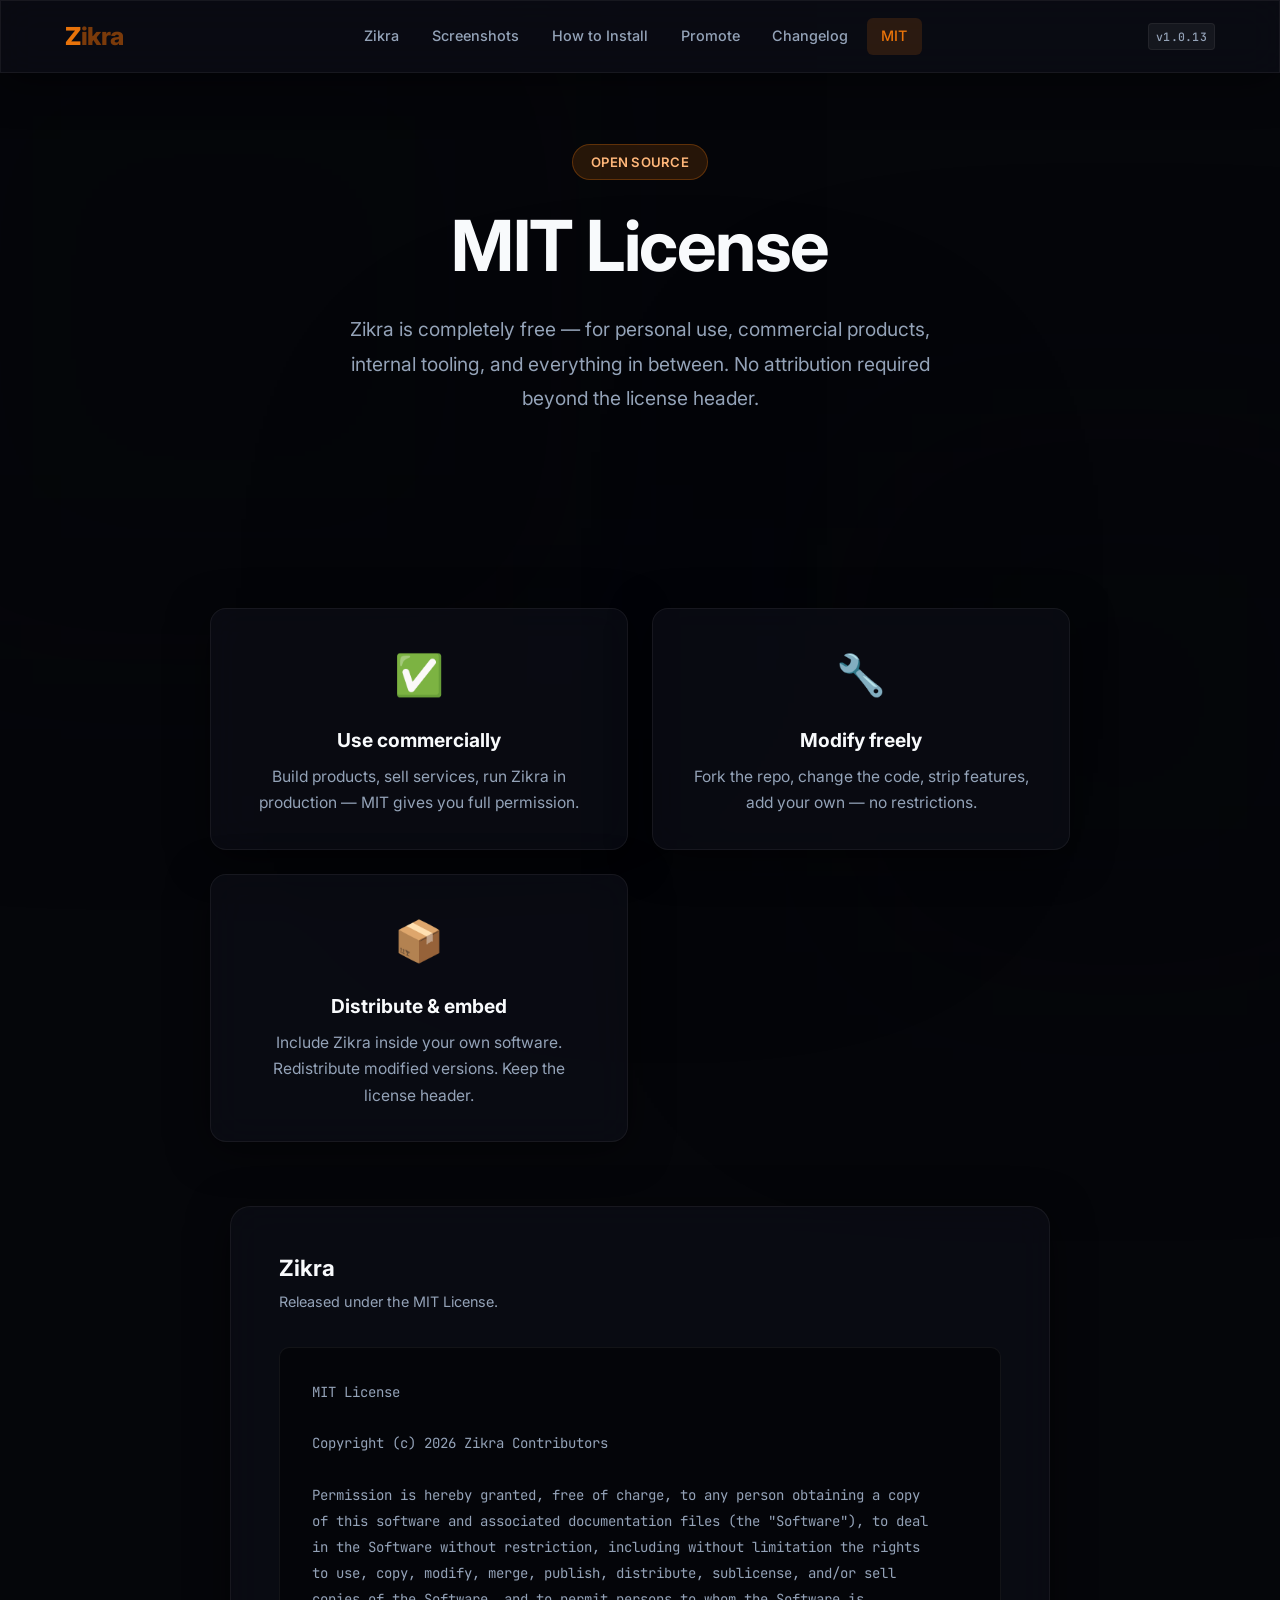
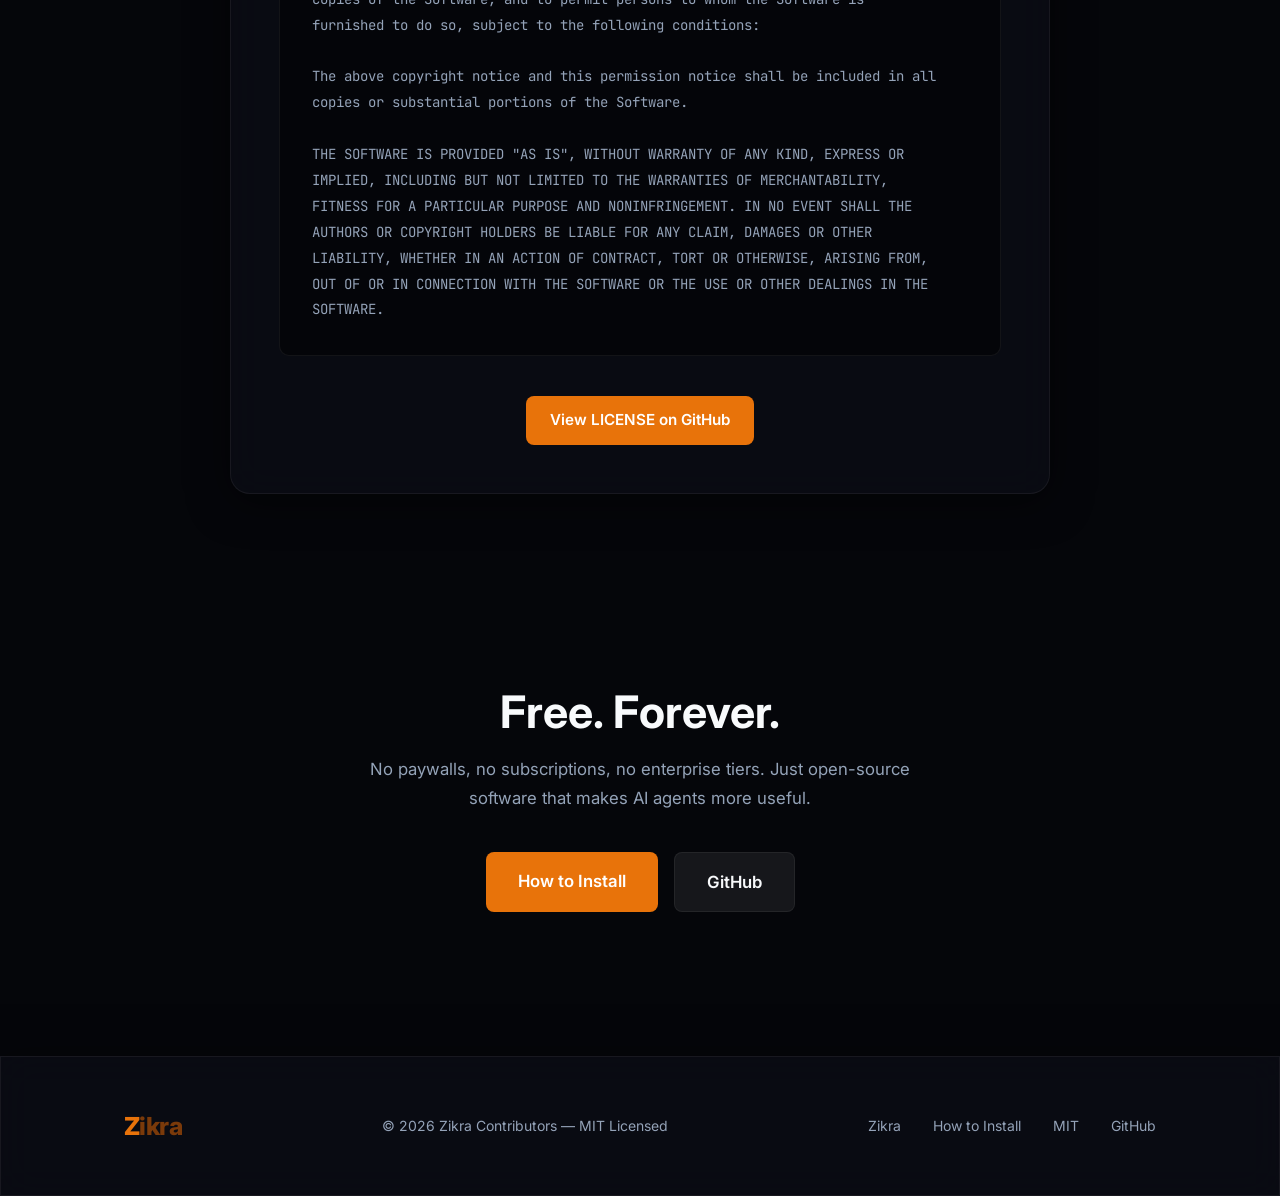
<file: license.html>
<!DOCTYPE html>
<html lang="en">
<head>
    <meta charset="UTF-8">
    <meta name="viewport" content="width=device-width, initial-scale=1.0">
    <title>Zikra — MIT License</title>
    <meta name="description" content="Zikra is MIT licensed. Free to use, modify, and distribute for any commercial or non-commercial purpose.">
    <link rel="canonical" href="https://zikra.dev/license.html" />
    <meta property="og:image" content="https://zikra.dev/assets/og-image.png" />
    <meta name="twitter:card" content="summary_large_image" />
    <meta name="twitter:image" content="https://zikra.dev/assets/og-image.png" />
    <link rel="icon" type="image/svg+xml" href="favicon.svg">
    <link rel="stylesheet" href="style.css">
    <link rel="preconnect" href="https://fonts.googleapis.com">
    <link rel="preconnect" href="https://fonts.gstatic.com" crossorigin>
    <link rel="preload" as="style" href="https://fonts.googleapis.com/css2?family=Inter:wght@300;400;500;600;700&family=JetBrains+Mono:wght@400;500&display=swap" onload="this.onload=null;this.rel='stylesheet'">
    <noscript><link rel="stylesheet" href="https://fonts.googleapis.com/css2?family=Inter:wght@300;400;500;600;700&family=JetBrains+Mono:wght@400;500&display=swap"></noscript>
</head>
<body>

<div class="blob blob-1"></div>
<div class="blob blob-2"></div>
<div class="blob blob-3"></div>

<nav class="navbar glass">
    <a href="index.html" class="logo"><span class="z">Z</span><span class="ikra">ikra</span></a>
    <div class="nav-links">
        <a href="index.html">Zikra</a>
        <a href="screenshots.html">Screenshots</a>
        <a href="install.html">How to Install</a>
        <a href="promote.html">Promote</a>
        <a href="changelog.html">Changelog</a>
        <a href="license.html">MIT</a>
    </div>
    <a href="changelog.html" class="version-badge" id="version-badge">v1.0.4</a>
</nav>

<!-- ── Hero ─────────────────────────────────────────────────────────────────── -->
<header style="padding:9rem 5% 2rem;text-align:center;" class="reveal">
    <div class="container">
        <div class="badge">Open Source</div>
        <h1 class="hero-title">MIT <span class="gradient-text">License</span></h1>
        <p class="hero-sub" style="margin:1.25rem auto 3rem;">
            Zikra is completely free — for personal use, commercial products, internal tooling, and everything in between.
            No attribution required beyond the license header.
        </p>
    </div>
</header>

<!-- ── What MIT means ────────────────────────────────────────────────────────── -->
<section class="section reveal">
    <div style="max-width:860px;margin:0 auto;">
        <div class="grid-3" style="margin-bottom:4rem;">
            <div class="card glass" style="text-align:center;">
                <div class="card-icon" style="font-size:2.5rem;">✅</div>
                <h3>Use commercially</h3>
                <p>Build products, sell services, run Zikra in production — MIT gives you full permission.</p>
            </div>
            <div class="card glass" style="text-align:center;">
                <div class="card-icon" style="font-size:2.5rem;">🔧</div>
                <h3>Modify freely</h3>
                <p>Fork the repo, change the code, strip features, add your own — no restrictions.</p>
            </div>
            <div class="card glass" style="text-align:center;">
                <div class="card-icon" style="font-size:2.5rem;">📦</div>
                <h3>Distribute &amp; embed</h3>
                <p>Include Zikra inside your own software. Redistribute modified versions. Keep the license header.</p>
            </div>
        </div>

        <!-- License text -->
        <div class="license-card glass">
            <h2 style="font-size:1.4rem;margin-bottom:0.5rem;">Zikra</h2>
            <p style="color:var(--muted);font-size:0.9rem;margin-bottom:1.5rem;">Released under the MIT License.</p>

            <pre class="license-text">MIT License

Copyright (c) 2026 Zikra Contributors

Permission is hereby granted, free of charge, to any person obtaining a copy
of this software and associated documentation files (the "Software"), to deal
in the Software without restriction, including without limitation the rights
to use, copy, modify, merge, publish, distribute, sublicense, and/or sell
copies of the Software, and to permit persons to whom the Software is
furnished to do so, subject to the following conditions:

The above copyright notice and this permission notice shall be included in all
copies or substantial portions of the Software.

THE SOFTWARE IS PROVIDED "AS IS", WITHOUT WARRANTY OF ANY KIND, EXPRESS OR
IMPLIED, INCLUDING BUT NOT LIMITED TO THE WARRANTIES OF MERCHANTABILITY,
FITNESS FOR A PARTICULAR PURPOSE AND NONINFRINGEMENT. IN NO EVENT SHALL THE
AUTHORS OR COPYRIGHT HOLDERS BE LIABLE FOR ANY CLAIM, DAMAGES OR OTHER
LIABILITY, WHETHER IN AN ACTION OF CONTRACT, TORT OR OTHERWISE, ARISING FROM,
OUT OF OR IN CONNECTION WITH THE SOFTWARE OR THE USE OR OTHER DEALINGS IN THE
SOFTWARE.</pre>

            <div style="display:flex;gap:1rem;justify-content:center;margin-top:2.5rem;flex-wrap:wrap;">
                <a href="https://github.com/getzikra/zikra/blob/main/LICENSE" class="btn btn-primary btn-glow" target="_blank" rel="noopener">
                    View LICENSE on GitHub
                </a>
            </div>
        </div>
    </div>
</section>

<!-- ── CTA ───────────────────────────────────────────────────────────────────── -->
<section class="reveal">
    <div class="cta-band">
        <h2>Free. <span class="gradient-text">Forever.</span></h2>
        <p>No paywalls, no subscriptions, no enterprise tiers. Just open-source software that makes AI agents more useful.</p>
        <div class="btn-row">
            <a href="install.html" class="btn btn-primary btn-lg btn-glow">How to Install</a>
            <a href="https://github.com/GetZikra/zikra" class="btn btn-github btn-lg" target="_blank" rel="noopener">GitHub</a>
        </div>
    </div>
</section>

<footer class="glass">
    <div class="footer-inner">
        <a href="index.html" class="logo"><span class="z">Z</span><span class="ikra">ikra</span></a>
        <span class="footer-copy">© 2026 Zikra Contributors — MIT Licensed</span>
        <div class="footer-links">
            <a href="index.html">Zikra</a>
            <a href="install.html">How to Install</a>
            <a href="license.html">MIT</a>
            <a href="https://github.com/GetZikra/zikra" target="_blank" rel="noopener">GitHub</a>
        </div>
    </div>
</footer>

<script src="script.js"></script>
</body>
</html>
</file>
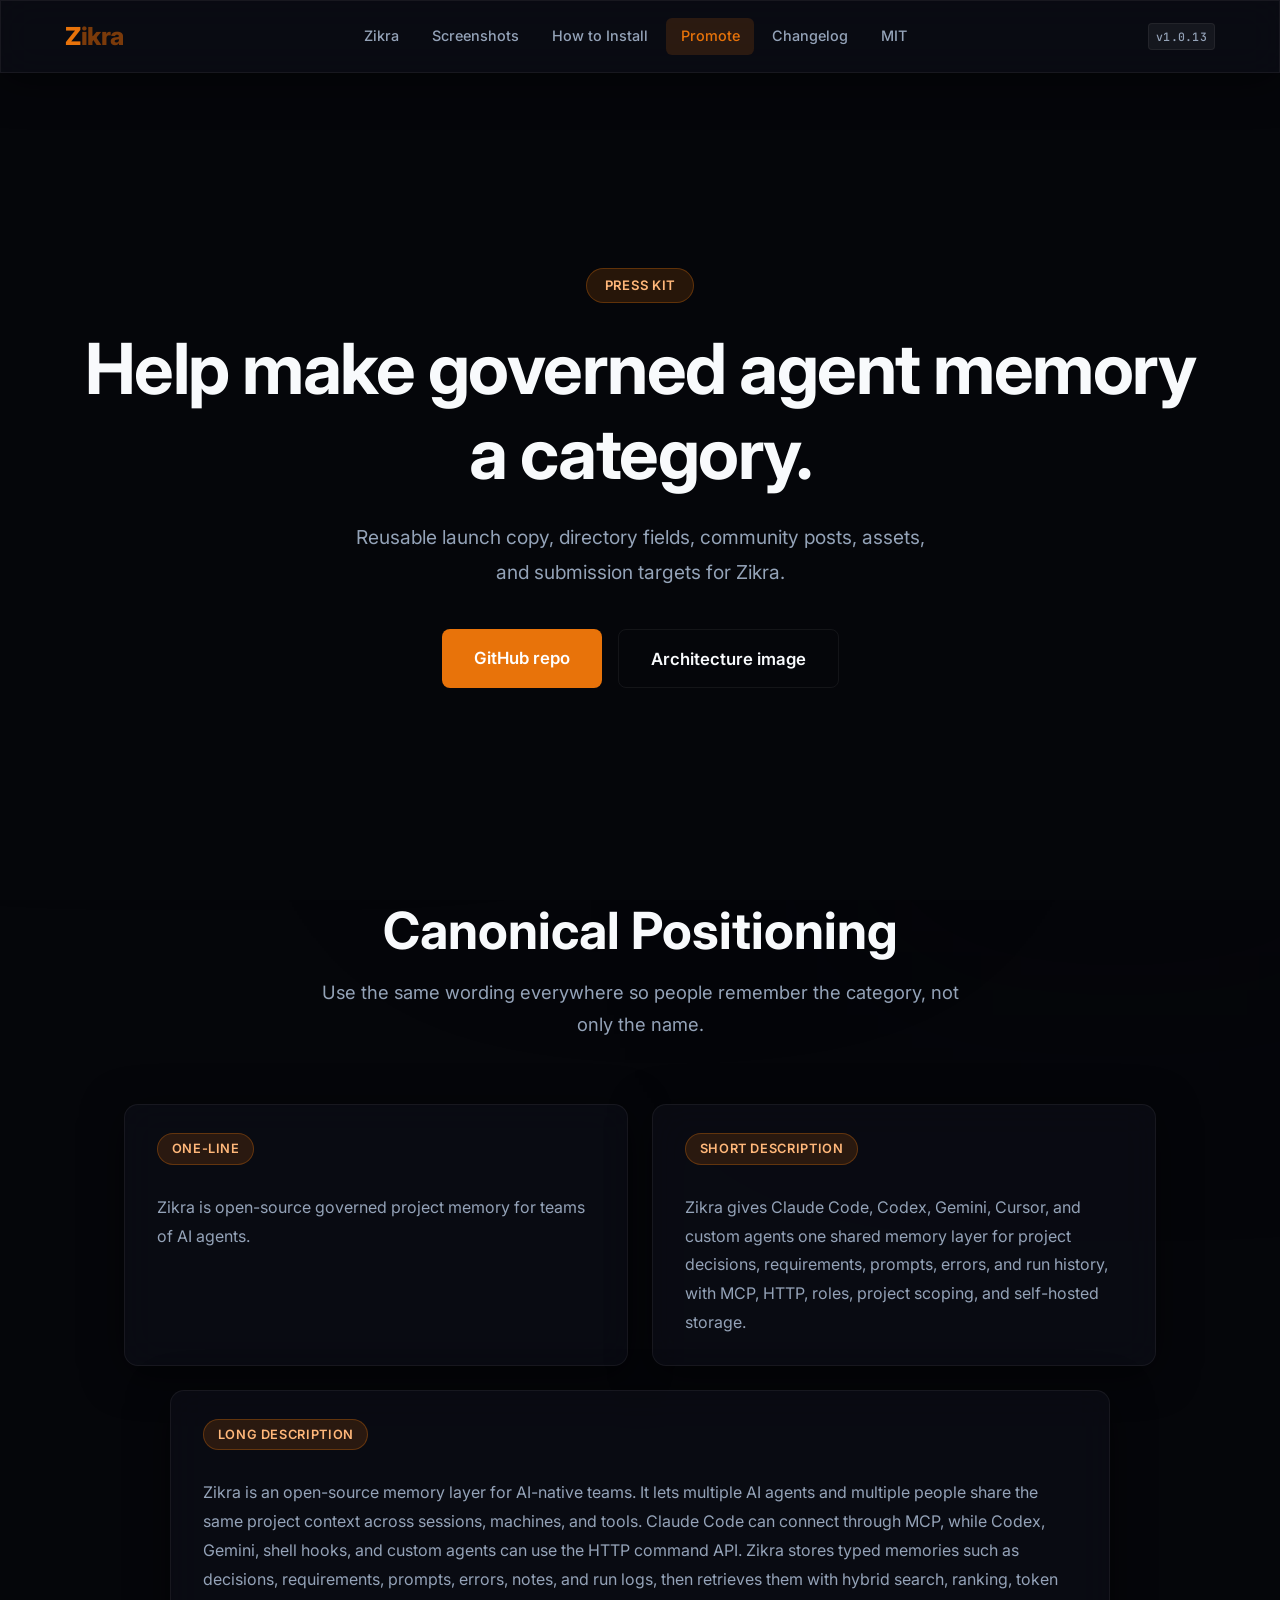
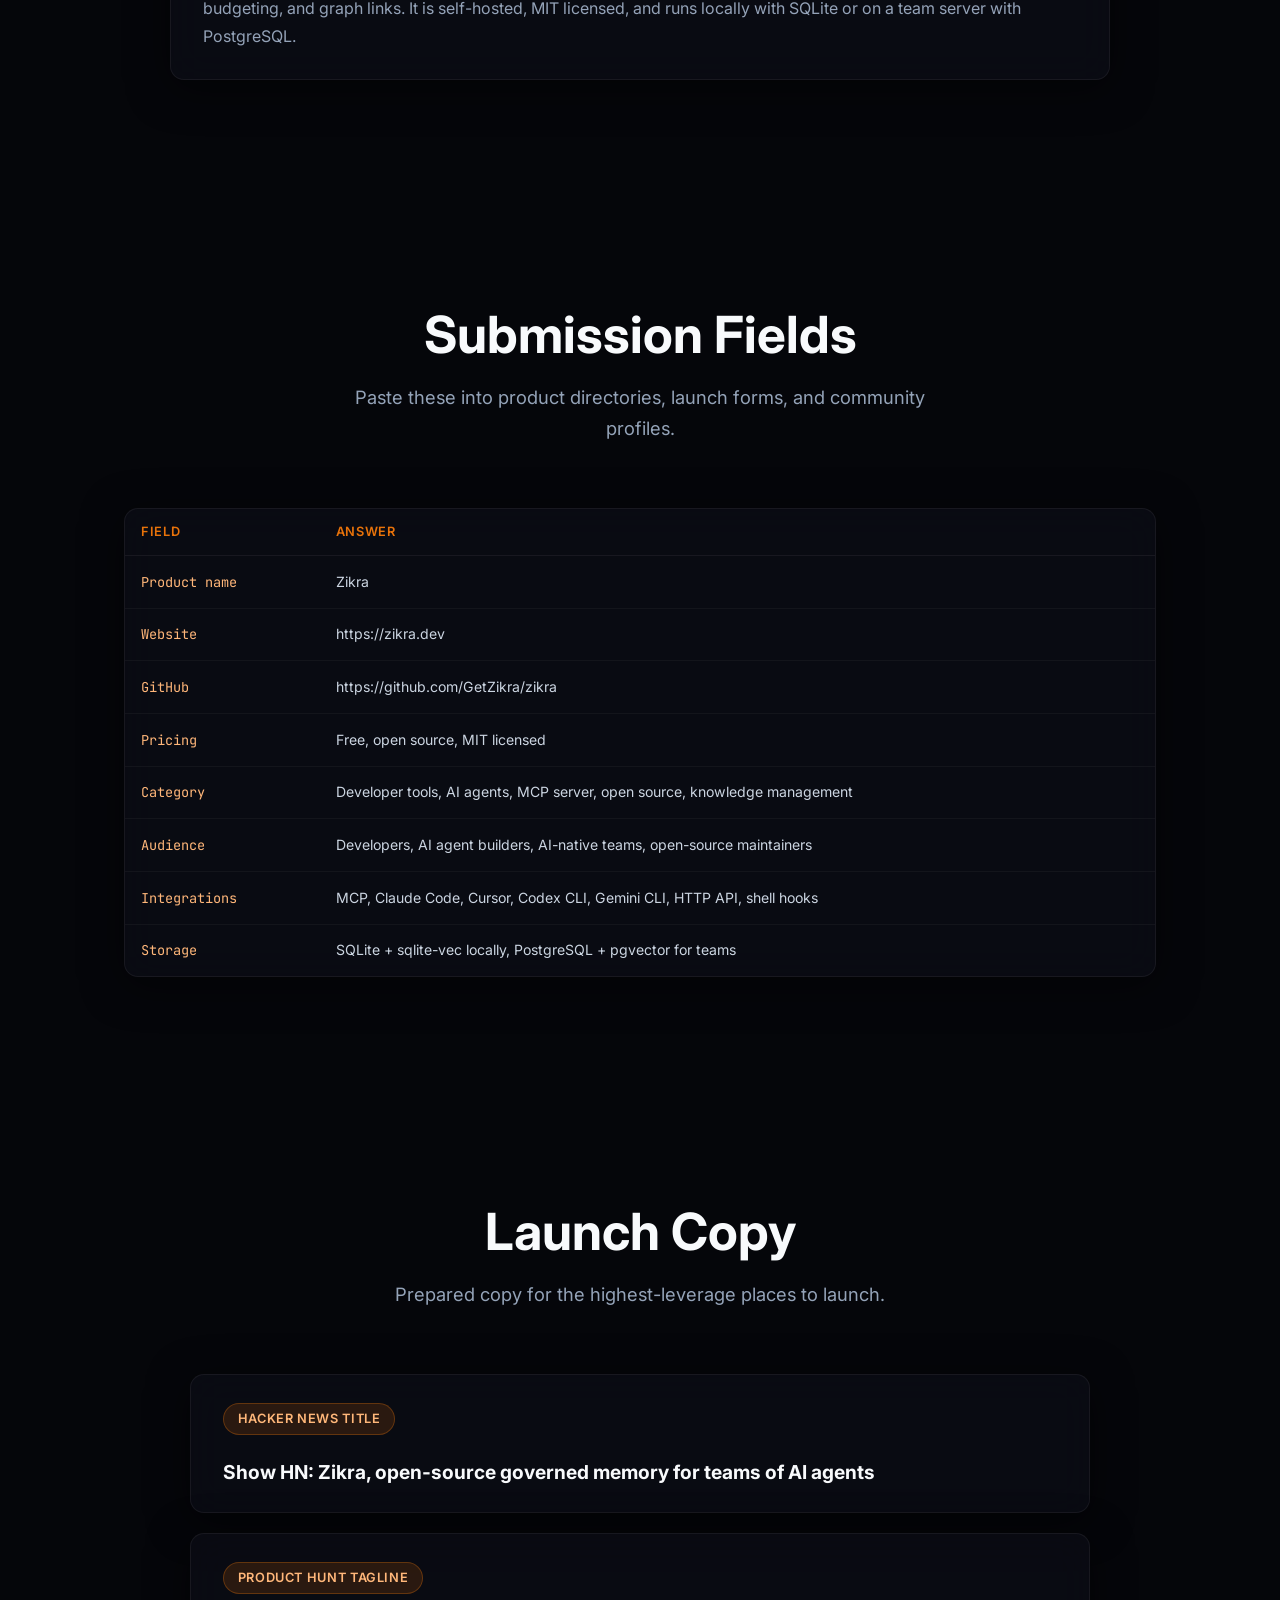
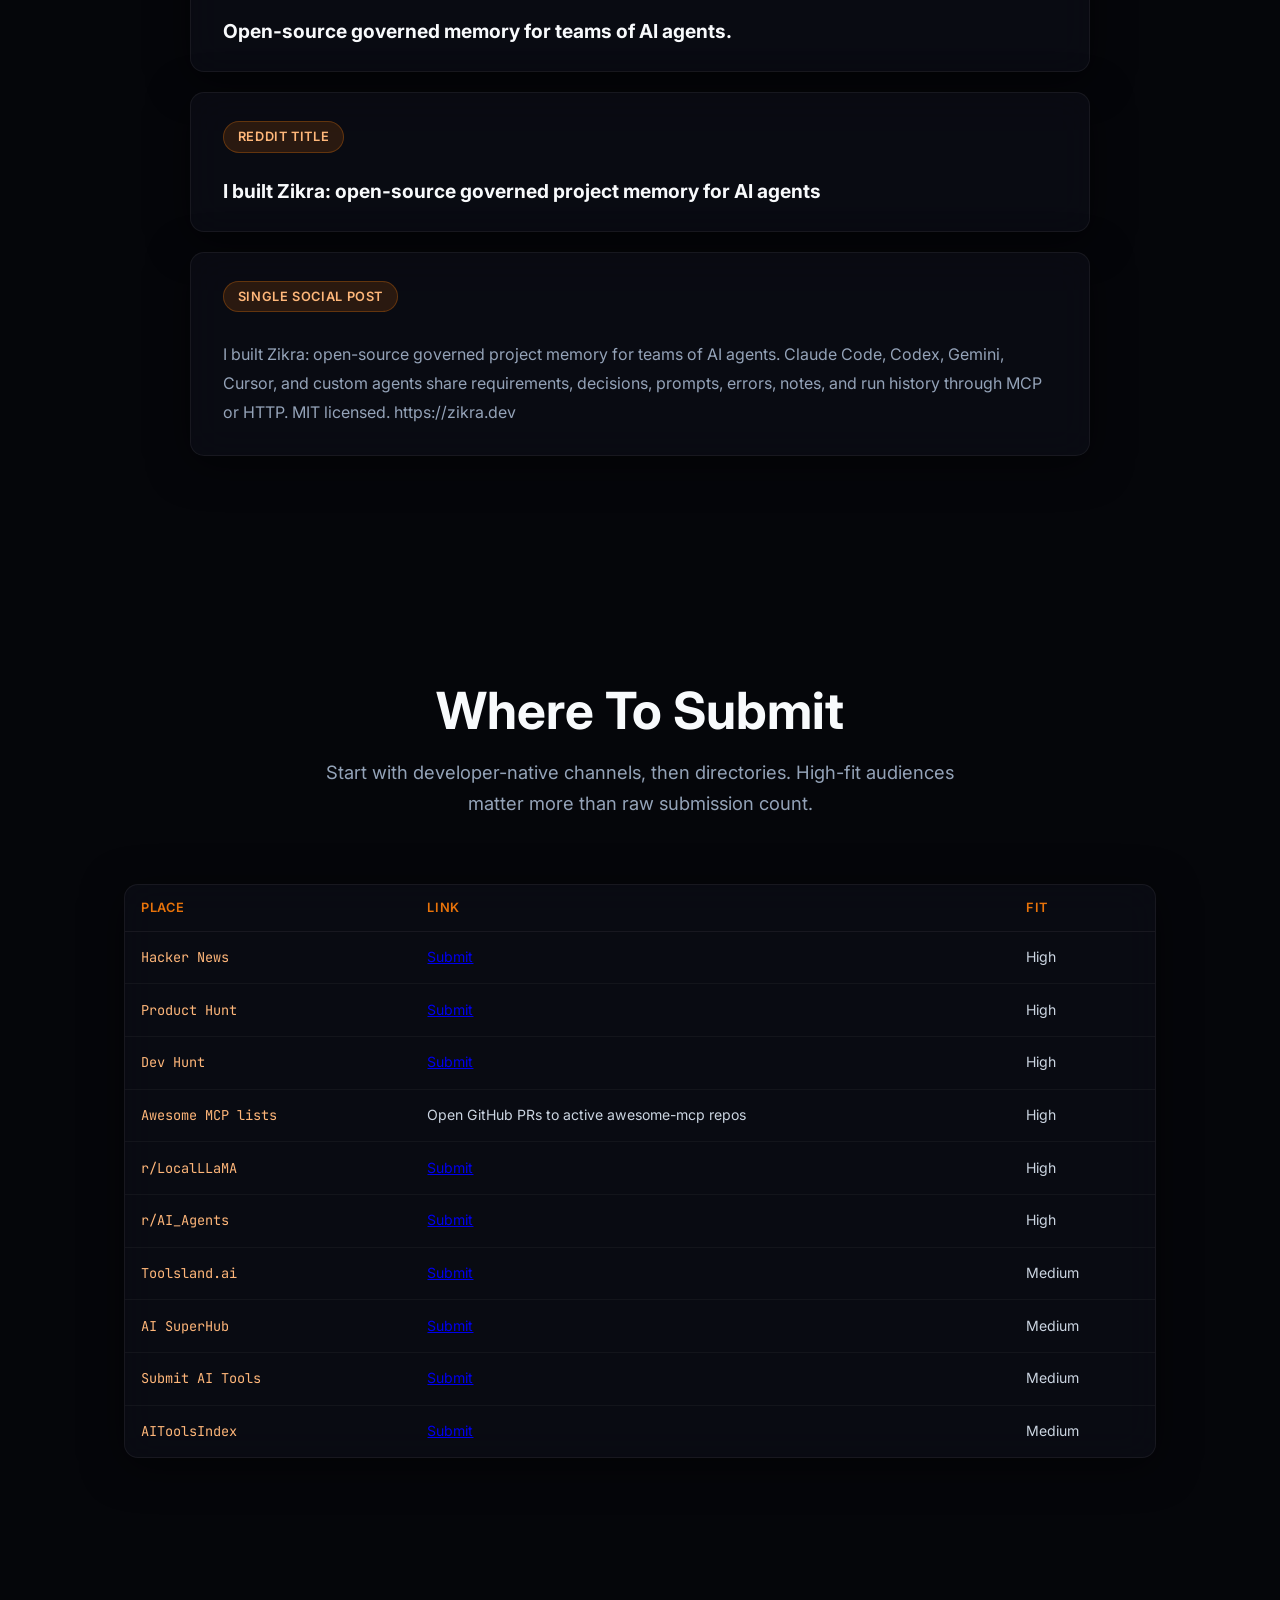
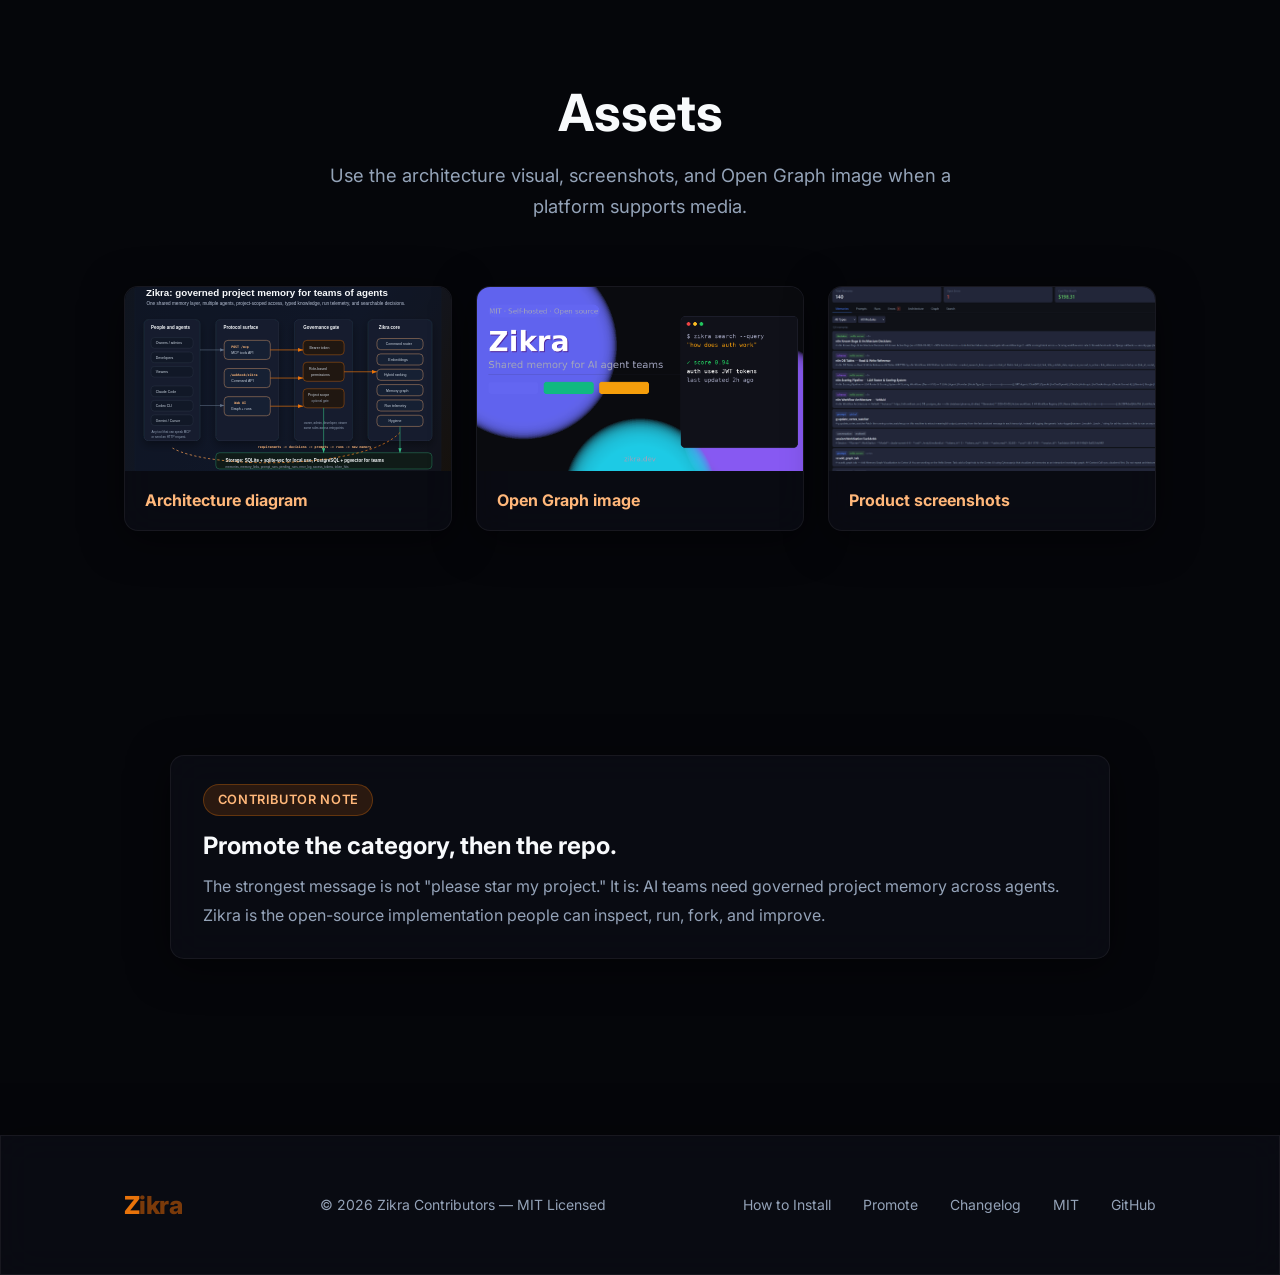
<file: promote.html>
<!DOCTYPE html>
<html lang="en">
<head>
    <meta charset="UTF-8">
    <meta name="viewport" content="width=device-width, initial-scale=1.0">
    <title>Promote Zikra — Press Kit and Launch Copy</title>
    <meta name="description" content="Press kit, launch copy, directory submission details, social posts, and community blurbs for Zikra, open-source governed memory for teams of AI agents.">
    <link rel="canonical" href="https://zikra.dev/promote.html" />
    <meta property="og:title" content="Promote Zikra — Press Kit and Launch Copy" />
    <meta property="og:description" content="Reusable copy and assets for sharing Zikra: open-source governed project memory for teams of AI agents." />
    <meta property="og:url" content="https://zikra.dev/promote.html" />
    <meta property="og:type" content="website" />
    <meta property="og:image" content="https://zikra.dev/assets/og-image.png" />
    <meta property="og:image:width" content="1200" />
    <meta property="og:image:height" content="630" />
    <meta name="twitter:card" content="summary_large_image" />
    <meta name="twitter:title" content="Promote Zikra — Press Kit and Launch Copy" />
    <meta name="twitter:description" content="Reusable launch copy for Zikra, open-source governed project memory for teams of AI agents." />
    <meta name="twitter:image" content="https://zikra.dev/assets/og-image.png" />
    <link rel="icon" type="image/svg+xml" href="favicon.svg">
    <link rel="stylesheet" href="style.css">
    <link rel="preconnect" href="https://fonts.googleapis.com">
    <link rel="preconnect" href="https://fonts.gstatic.com" crossorigin>
    <link rel="preload" as="style" href="https://fonts.googleapis.com/css2?family=Inter:wght@300;400;500;600;700&family=JetBrains+Mono:wght@400;500&display=swap" onload="this.onload=null;this.rel='stylesheet'">
    <noscript><link rel="stylesheet" href="https://fonts.googleapis.com/css2?family=Inter:wght@300;400;500;600;700&family=JetBrains+Mono:wght@400;500&display=swap"></noscript>
</head>
<body>

<div class="blob blob-1"></div>
<div class="blob blob-2"></div>
<div class="blob blob-3"></div>

<nav class="navbar glass">
    <a href="index.html" class="logo"><span class="z">Z</span><span class="ikra">ikra</span></a>
    <div class="nav-links">
        <a href="index.html">Zikra</a>
        <a href="screenshots.html">Screenshots</a>
        <a href="install.html">How to Install</a>
        <a href="promote.html">Promote</a>
        <a href="changelog.html">Changelog</a>
        <a href="license.html">MIT</a>
    </div>
    <a href="changelog.html" class="version-badge" id="version-badge">v1.0.13</a>
</nav>

<header class="hero reveal" style="padding-bottom:2rem;">
    <div class="badge">Press kit</div>
    <h1 class="hero-title">Help make <span class="gradient-text">governed agent memory</span> a category.</h1>
    <p class="hero-sub">
        Reusable launch copy, directory fields, community posts, assets, and submission targets for Zikra.
    </p>
    <div class="hero-cta">
        <a href="https://github.com/GetZikra/zikra" class="btn btn-primary btn-lg btn-glow" target="_blank" rel="noopener">GitHub repo</a>
        <a href="assets/architecture.svg" class="btn btn-ghost btn-lg" target="_blank" rel="noopener">Architecture image</a>
    </div>
</header>

<section class="section reveal" style="padding-top:0;">
    <h2 class="section-title">Canonical Positioning</h2>
    <p class="section-subtitle">Use the same wording everywhere so people remember the category, not only the name.</p>
    <div class="promo-grid">
        <div class="promo-copy glass">
            <span class="step-tag">One-line</span>
            <p>Zikra is open-source governed project memory for teams of AI agents.</p>
        </div>
        <div class="promo-copy glass">
            <span class="step-tag">Short description</span>
            <p>Zikra gives Claude Code, Codex, Gemini, Cursor, and custom agents one shared memory layer for project decisions, requirements, prompts, errors, and run history, with MCP, HTTP, roles, project scoping, and self-hosted storage.</p>
        </div>
    </div>

    <div class="promo-copy glass wide">
        <span class="step-tag">Long description</span>
        <p>Zikra is an open-source memory layer for AI-native teams. It lets multiple AI agents and multiple people share the same project context across sessions, machines, and tools. Claude Code can connect through MCP, while Codex, Gemini, shell hooks, and custom agents can use the HTTP command API. Zikra stores typed memories such as decisions, requirements, prompts, errors, notes, and run logs, then retrieves them with hybrid search, ranking, token budgeting, and graph links. It is self-hosted, MIT licensed, and runs locally with SQLite or on a team server with PostgreSQL.</p>
    </div>
</section>

<section class="section reveal">
    <h2 class="section-title">Submission Fields</h2>
    <p class="section-subtitle">Paste these into product directories, launch forms, and community profiles.</p>
    <div class="glass" style="border-radius:14px;overflow:hidden;">
        <table class="cmd-table" style="width:100%;">
            <thead>
                <tr><th>Field</th><th>Answer</th></tr>
            </thead>
            <tbody>
                <tr><td><span class="cmd-name">Product name</span></td><td class="cmd-desc">Zikra</td></tr>
                <tr><td><span class="cmd-name">Website</span></td><td class="cmd-desc">https://zikra.dev</td></tr>
                <tr><td><span class="cmd-name">GitHub</span></td><td class="cmd-desc">https://github.com/GetZikra/zikra</td></tr>
                <tr><td><span class="cmd-name">Pricing</span></td><td class="cmd-desc">Free, open source, MIT licensed</td></tr>
                <tr><td><span class="cmd-name">Category</span></td><td class="cmd-desc">Developer tools, AI agents, MCP server, open source, knowledge management</td></tr>
                <tr><td><span class="cmd-name">Audience</span></td><td class="cmd-desc">Developers, AI agent builders, AI-native teams, open-source maintainers</td></tr>
                <tr><td><span class="cmd-name">Integrations</span></td><td class="cmd-desc">MCP, Claude Code, Cursor, Codex CLI, Gemini CLI, HTTP API, shell hooks</td></tr>
                <tr><td><span class="cmd-name">Storage</span></td><td class="cmd-desc">SQLite + sqlite-vec locally, PostgreSQL + pgvector for teams</td></tr>
            </tbody>
        </table>
    </div>
</section>

<section class="section reveal">
    <h2 class="section-title">Launch Copy</h2>
    <p class="section-subtitle">Prepared copy for the highest-leverage places to launch.</p>

    <div class="promo-stack">
        <div class="promo-copy glass">
            <span class="step-tag">Hacker News title</span>
            <h3>Show HN: Zikra, open-source governed memory for teams of AI agents</h3>
        </div>
        <div class="promo-copy glass">
            <span class="step-tag">Product Hunt tagline</span>
            <h3>Open-source governed memory for teams of AI agents.</h3>
        </div>
        <div class="promo-copy glass">
            <span class="step-tag">Reddit title</span>
            <h3>I built Zikra: open-source governed project memory for AI agents</h3>
        </div>
        <div class="promo-copy glass">
            <span class="step-tag">Single social post</span>
            <p>I built Zikra: open-source governed project memory for teams of AI agents. Claude Code, Codex, Gemini, Cursor, and custom agents share requirements, decisions, prompts, errors, notes, and run history through MCP or HTTP. MIT licensed. https://zikra.dev</p>
        </div>
    </div>
</section>

<section class="section reveal">
    <h2 class="section-title">Where To Submit</h2>
    <p class="section-subtitle">Start with developer-native channels, then directories. High-fit audiences matter more than raw submission count.</p>
    <div class="glass" style="border-radius:14px;overflow:hidden;">
        <table class="cmd-table" style="width:100%;">
            <thead>
                <tr><th>Place</th><th>Link</th><th>Fit</th></tr>
            </thead>
            <tbody>
                <tr><td><span class="cmd-name">Hacker News</span></td><td class="cmd-desc"><a href="https://news.ycombinator.com/submit" target="_blank" rel="noopener">Submit</a></td><td class="cmd-desc">High</td></tr>
                <tr><td><span class="cmd-name">Product Hunt</span></td><td class="cmd-desc"><a href="https://www.producthunt.com/posts/new" target="_blank" rel="noopener">Submit</a></td><td class="cmd-desc">High</td></tr>
                <tr><td><span class="cmd-name">Dev Hunt</span></td><td class="cmd-desc"><a href="https://devhunt.org/submit" target="_blank" rel="noopener">Submit</a></td><td class="cmd-desc">High</td></tr>
                <tr><td><span class="cmd-name">Awesome MCP lists</span></td><td class="cmd-desc">Open GitHub PRs to active awesome-mcp repos</td><td class="cmd-desc">High</td></tr>
                <tr><td><span class="cmd-name">r/LocalLLaMA</span></td><td class="cmd-desc"><a href="https://www.reddit.com/r/LocalLLaMA/submit" target="_blank" rel="noopener">Submit</a></td><td class="cmd-desc">High</td></tr>
                <tr><td><span class="cmd-name">r/AI_Agents</span></td><td class="cmd-desc"><a href="https://www.reddit.com/r/AI_Agents/submit" target="_blank" rel="noopener">Submit</a></td><td class="cmd-desc">High</td></tr>
                <tr><td><span class="cmd-name">Toolsland.ai</span></td><td class="cmd-desc"><a href="https://www.toolsland.ai/submit-ai-tool-free" target="_blank" rel="noopener">Submit</a></td><td class="cmd-desc">Medium</td></tr>
                <tr><td><span class="cmd-name">AI SuperHub</span></td><td class="cmd-desc"><a href="https://aisuperhub.io/ai-tools/submit" target="_blank" rel="noopener">Submit</a></td><td class="cmd-desc">Medium</td></tr>
                <tr><td><span class="cmd-name">Submit AI Tools</span></td><td class="cmd-desc"><a href="https://submitaitools.org/" target="_blank" rel="noopener">Submit</a></td><td class="cmd-desc">Medium</td></tr>
                <tr><td><span class="cmd-name">AIToolsIndex</span></td><td class="cmd-desc"><a href="https://aitoolsindex.org/submit" target="_blank" rel="noopener">Submit</a></td><td class="cmd-desc">Medium</td></tr>
            </tbody>
        </table>
    </div>
</section>

<section class="section reveal">
    <h2 class="section-title">Assets</h2>
    <p class="section-subtitle">Use the architecture visual, screenshots, and Open Graph image when a platform supports media.</p>
    <div class="grid-3">
        <a class="asset-card glass" href="assets/architecture.svg" target="_blank" rel="noopener">
            <img src="assets/architecture.svg" alt="Zikra architecture diagram">
            <span>Architecture diagram</span>
        </a>
        <a class="asset-card glass" href="assets/og-image.png" target="_blank" rel="noopener">
            <img src="assets/og-image.png" alt="Zikra Open Graph preview">
            <span>Open Graph image</span>
        </a>
        <a class="asset-card glass" href="screenshots.html">
            <img src="assets/screenshots/ss1_march17_web.png" alt="Zikra memory list screenshot">
            <span>Product screenshots</span>
        </a>
    </div>
</section>

<section class="section reveal">
    <div class="promo-copy glass wide">
        <span class="step-tag">Contributor note</span>
        <h2>Promote the category, then the repo.</h2>
        <p>The strongest message is not "please star my project." It is: AI teams need governed project memory across agents. Zikra is the open-source implementation people can inspect, run, fork, and improve.</p>
    </div>
</section>

<footer class="glass">
    <div class="footer-inner">
        <a href="index.html" class="logo"><span class="z">Z</span><span class="ikra">ikra</span></a>
        <span class="footer-copy">© 2026 Zikra Contributors — MIT Licensed</span>
        <div class="footer-links">
            <a href="install.html">How to Install</a>
            <a href="promote.html">Promote</a>
            <a href="changelog.html">Changelog</a>
            <a href="license.html">MIT</a>
            <a href="https://github.com/GetZikra/zikra" target="_blank" rel="noopener">GitHub</a>
        </div>
    </div>
</footer>

<script src="script.js"></script>
</body>
</html>
</file>
<file: style.css>
:root {
    --bg-color: #05060a;
    --text-color: #f8fafc;
    --muted: #94a3b8;
    --primary: #E8730A;
    --primary-hover: #D66A09;
    --primary-dim: rgba(232, 115, 10, 0.15);
    --primary-border: rgba(232, 115, 10, 0.3);
    --glass-bg: rgba(13, 15, 23, 0.65);
    --glass-border: rgba(255, 255, 255, 0.06);
    --code-bg: rgba(0, 0, 0, 0.45);
}

* { margin: 0; padding: 0; box-sizing: border-box; }

html { scroll-behavior: smooth; }

body {
    font-family: 'Inter', system-ui, -apple-system, BlinkMacSystemFont, 'Segoe UI', sans-serif;
    background-color: var(--bg-color);
    color: var(--text-color);
    line-height: 1.7;
    overflow-x: hidden;
}

/* ── Blobs ── */
.blob {
    position: fixed;
    filter: blur(120px);
    z-index: -1;
    opacity: 0.35;
    animation: none;
    pointer-events: none;
}
.blob-1 { top: -5%; left: -10%; width: 55vw; height: 55vw; background: var(--bg-color); }
.blob-2 { bottom: -10%; right: -10%; width: 45vw; height: 45vw; background: var(--bg-color); animation-delay: -6s; }
.blob-3 { top: 45%; left: 35%; width: 35vw; height: 35vw; background: var(--bg-color); animation-delay: -12s; opacity: 0.12; }

@keyframes blobFloat {
    0%   { transform: translate(0, 0) scale(1); }
    100% { transform: translate(50px, 70px) scale(1.12); }
}

/* ── Reveal ── */
.reveal {
    opacity: 0;
    transform: translateY(28px);
    transition: opacity 0.75s cubic-bezier(0.4, 0, 0.2, 1), transform 0.75s cubic-bezier(0.4, 0, 0.2, 1);
}
.reveal.active { opacity: 1; transform: translateY(0); }

/* ── Glass ── */
.glass {
    background: var(--glass-bg);
    backdrop-filter: blur(18px);
    -webkit-backdrop-filter: blur(18px);
    border: 1px solid var(--glass-border);
    box-shadow: 0 8px 40px rgba(0, 0, 0, 0.5);
}

/* ── Layout ── */
.container { max-width: 1160px; margin: 0 auto; padding: 0 5%; }
.section { padding: 7rem 5%; max-width: 1160px; margin: 0 auto; }

/* ── Typography ── */
h1, h2, h3, h4 { font-weight: 700; line-height: 1.2; }

.section-title {
    font-size: clamp(2.2rem, 4vw, 3.2rem);
    text-align: center;
    margin-bottom: 1rem;
}
.section-subtitle {
    text-align: center;
    font-size: 1.15rem;
    color: var(--muted);
    margin-bottom: 4rem;
    max-width: 640px;
    margin-left: auto;
    margin-right: auto;
}

.gradient-text {
    color: var(--text-color);
}
@keyframes gradientFlow { to { background-position: 200% center; } }

/* ── Badge ── */
.badge {
    display: inline-flex;
    align-items: center;
    gap: 0.4rem;
    padding: 0.35rem 1.1rem;
    border-radius: 20px;
    background: var(--primary-dim);
    color: #FFB77A;
    font-size: 0.82rem;
    font-weight: 600;
    margin-bottom: 1.5rem;
    border: 1px solid var(--primary-border);
    letter-spacing: 0.02em;
    text-transform: uppercase;
}
.badge.pulse { animation: none; }
@keyframes pulseGlow {
    0%   { box-shadow: none; }
    70%  { box-shadow: none; }
    100% { box-shadow: none; }
}

/* ── Buttons ── */
.btn {
    display: inline-block;
    padding: 0.7rem 1.5rem;
    border-radius: 8px;
    font-weight: 600;
    font-size: 0.95rem;
    text-decoration: none;
    transition: all 0.25s ease;
    cursor: pointer;
    border: none;
    white-space: nowrap;
}
.btn-lg { padding: 0.9rem 2rem; font-size: 1.05rem; }
.btn-primary { background: var(--primary); color: #fff; }
.btn-primary:hover { background: var(--primary-hover); transform: translateY(-2px); box-shadow: none; }
.btn-ghost { background: transparent; border: 1px solid var(--glass-border); color: var(--text-color); }
.btn-ghost:hover { background: rgba(255,255,255,0.06); transform: translateY(-2px); }
.btn-github {
    background: rgba(255,255,255,0.07);
    border: 1px solid var(--glass-border);
    color: var(--text-color);
    display: inline-flex;
    align-items: center;
    gap: 0.5rem;
}
.btn-github:hover { background: rgba(255,255,255,0.12); transform: translateY(-2px); }
.btn-glow { box-shadow: none; }
.btn-glow:hover { box-shadow: none; }
.star-count {
    display: inline-block;
    margin-left: 0.55rem;
    padding: 0.1rem 0.55rem;
    background: rgba(255,255,255,0.18);
    border-radius: 20px;
    font-size: 0.82rem;
    font-weight: 600;
    letter-spacing: 0.02em;
    vertical-align: middle;
    opacity: 0;
    transition: opacity 0.4s ease;
}
.star-count.loaded { opacity: 1; }

/* ── Navbar ── */
.navbar {
    position: fixed;
    top: 0; width: 100%;
    padding: 0.9rem 5%;
    display: flex;
    justify-content: space-between;
    align-items: center;
    z-index: 1000;
    border-bottom: 1px solid var(--glass-border);
    border-radius: 0;
}
.logo {
    font-size: 1.55rem;
    font-weight: 800;
    letter-spacing: -0.5px;
    text-decoration: none;
}
.logo .z { color: #E8730A; }
.logo .ikra { color: #7A3A0A; }

.nav-links { display: flex; gap: 0.25rem; }
.nav-links a {
    color: var(--muted);
    text-decoration: none;
    padding: 0.4rem 0.9rem;
    border-radius: 6px;
    font-size: 0.9rem;
    font-weight: 500;
    transition: all 0.2s;
}
.nav-links a:hover { color: var(--text-color); background: rgba(255,255,255,0.05); }
.nav-links a.active { color: var(--primary); background: var(--primary-dim); }

.nav-actions { display: flex; gap: 0.75rem; align-items: center; }

.version-badge {
    font-size: 0.72rem;
    font-weight: 500;
    font-family: 'JetBrains Mono', ui-monospace, 'Cascadia Code', 'Source Code Pro', Menlo, Consolas, monospace;
    color: var(--muted);
    background: rgba(255,255,255,0.05);
    border: 1px solid var(--glass-border);
    border-radius: 4px;
    padding: 0.15rem 0.45rem;
    letter-spacing: 0.02em;
    text-decoration: none;
    transition: color 0.2s, border-color 0.2s;
}
.version-badge:hover { color: var(--text-color); border-color: var(--primary-border); }

/* ── Changelog page ── */
.changelog-entry {
    border-left: 2px solid var(--primary-border);
    padding: 1.5rem 0 1.5rem 2rem;
    margin-bottom: 0.5rem;
}
.changelog-entry:last-child { border-left-color: var(--glass-border); }
.changelog-version {
    font-family: 'JetBrains Mono', ui-monospace, 'Cascadia Code', 'Source Code Pro', Menlo, Consolas, monospace;
    font-size: 1.1rem;
    font-weight: 600;
    color: var(--primary);
}
.changelog-date {
    font-size: 0.8rem;
    color: var(--muted);
    margin-left: 0.75rem;
}
.changelog-entry h3 { margin-bottom: 0.75rem; }
.changelog-entry ul { padding-left: 1.25rem; color: var(--muted); }
.changelog-entry ul li { margin-bottom: 0.35rem; line-height: 1.6; }
.changelog-entry ul li strong { color: var(--text-color); }

/* ── Hero ── */
.hero {
    min-height: 100vh;
    display: flex;
    flex-direction: column;
    justify-content: center;
    align-items: center;
    text-align: center;
    padding: 10rem 5% 5rem;
    background: var(--bg-color);
}
.hero-title { font-size: clamp(2.8rem, 5.5vw, 5rem); margin-bottom: 1.5rem; letter-spacing: -1.5px; }
.hero-sub { font-size: 1.2rem; max-width: 600px; margin: 0 auto 2.5rem; color: var(--muted); line-height: 1.8; }
.hero-cta { display: flex; gap: 1rem; justify-content: center; margin-bottom: 4.5rem; flex-wrap: wrap; }

/* Inner page hero (shorter) */
.hero-inner {
    padding: 9rem 5% 4rem;
    text-align: center;
}
.hero-inner .hero-title { font-size: clamp(2.4rem, 4.5vw, 4rem); }

/* ── Terminal ── */
.terminal {
    width: 100%;
    max-width: 820px;
    border-radius: 14px;
    text-align: left;
    margin: 0 auto;
}
.terminal-header {
    background: rgba(0,0,0,0.5);
    padding: 0.75rem 1rem;
    display: flex;
    align-items: center;
    gap: 0.5rem;
    border-radius: 14px 14px 0 0;
}
.dot { width: 11px; height: 11px; border-radius: 50%; }
.dot-r { background: #ff5f56; }
.dot-y { background: #ffbd2e; }
.dot-g { background: #27c93f; }
.terminal-label { color: var(--muted); font-size: 0.82rem; font-family: 'JetBrains Mono', ui-monospace, 'Cascadia Code', 'Source Code Pro', Menlo, Consolas, monospace; margin: 0 auto; }
.terminal-body {
    padding: 1.75rem 2rem;
    font-family: 'JetBrains Mono', ui-monospace, 'Cascadia Code', 'Source Code Pro', Menlo, Consolas, monospace;
    font-size: 0.88rem;
    color: #e2e8f0;
    line-height: 2;
}
.prompt { color: var(--primary); margin-right: 0.4rem; }
.t-out { color: var(--muted); display: block; }
.t-success { color: #4ade80; display: block; }
.t-dim { color: #475569; display: block; margin-top: 0.5rem; }
.t-stat { color: #FFB77A; display: block; }

/* Float animation for terminal */
.float {
    animation: none;
}
@keyframes floatUp {
    0%, 100% { transform: translateY(0); }
    50%       { transform: translateY(-10px); }
}

/* ── Cards ── */
.grid-3 { display: grid; grid-template-columns: repeat(auto-fit, minmax(290px, 1fr)); gap: 1.5rem; }
.grid-2 { display: grid; grid-template-columns: repeat(auto-fit, minmax(420px, 1fr)); gap: 1.5rem; }

.card {
    padding: 2rem 2.2rem;
    border-radius: 16px;
    transition: transform 0.35s ease, border-color 0.35s ease;
}
.card:hover { transform: translateY(-6px); border-color: var(--primary-border); }
.card-icon { font-size: 2.2rem; margin-bottom: 1.25rem; }
.card h3 { font-size: 1.2rem; margin-bottom: 0.75rem; }
.card p { color: var(--muted); font-size: 0.975rem; }

/* ── Feature row ── */
.feature-row {
    display: flex;
    align-items: center;
    gap: 5rem;
    margin-bottom: 6rem;
}
.feature-row.flip { flex-direction: row-reverse; }
.feature-text { flex: 1; }
.feature-visual { flex: 1; position: relative; }
.feature-text h3 { font-size: 1.9rem; margin-bottom: 0.85rem; }
.feature-text p { color: var(--muted); font-size: 1.05rem; margin-bottom: 1.5rem; }
.step-tag {
    display: inline-block;
    padding: 0.25rem 0.85rem;
    background: var(--primary-dim);
    color: #FFB77A;
    border: 1px solid var(--primary-border);
    border-radius: 20px;
    font-size: 0.8rem;
    font-weight: 600;
    margin-bottom: 1rem;
    text-transform: uppercase;
    letter-spacing: 0.05em;
}
.check-list { list-style: none; }
.check-list li {
    padding: 0.4rem 0;
    color: #e2e8f0;
    font-size: 0.975rem;
    display: flex;
    align-items: flex-start;
    gap: 0.6rem;
}
.check-list li::before { content: '✓'; color: var(--primary); font-weight: 700; flex-shrink: 0; }

/* ── Code block ── */
.code-block {
    background: var(--code-bg);
    border: 1px solid rgba(255,255,255,0.07);
    border-radius: 10px;
    padding: 1.5rem 1.75rem;
    font-family: 'JetBrains Mono', ui-monospace, 'Cascadia Code', 'Source Code Pro', Menlo, Consolas, monospace;
    font-size: 0.875rem;
    color: #e2e8f0;
    line-height: 1.9;
    overflow-x: auto;
}
.code-block .c-prompt { color: var(--primary); }
.code-block .c-comment { color: #475569; }
.code-block .c-key { color: #FFB77A; }
.code-block .c-val { color: #86efac; }
.code-block .c-out { color: var(--muted); }
.code-block .c-success { color: #4ade80; }

/* ── Command table ── */
.cmd-table {
    width: 100%;
    border-collapse: collapse;
    font-size: 0.9rem;
}
.cmd-table th {
    text-align: left;
    padding: 0.75rem 1rem;
    color: var(--primary);
    font-weight: 600;
    font-size: 0.8rem;
    text-transform: uppercase;
    letter-spacing: 0.05em;
    border-bottom: 1px solid var(--glass-border);
}
.cmd-table td {
    padding: 0.85rem 1rem;
    border-bottom: 1px solid rgba(255,255,255,0.04);
    vertical-align: top;
}
.cmd-table tr:last-child td { border-bottom: none; }
.cmd-table tr:hover td { background: rgba(255,255,255,0.025); }
.cmd-name {
    font-family: 'JetBrains Mono', ui-monospace, 'Cascadia Code', 'Source Code Pro', Menlo, Consolas, monospace;
    color: #FFB77A;
    font-size: 0.85rem;
    white-space: nowrap;
}
.cmd-aliases {
    font-family: 'JetBrains Mono', ui-monospace, 'Cascadia Code', 'Source Code Pro', Menlo, Consolas, monospace;
    color: var(--muted);
    font-size: 0.78rem;
}
.cmd-desc { color: #cbd5e1; font-size: 0.88rem; }

/* ── Env table ── */
.env-table {
    width: 100%;
    border-collapse: collapse;
    font-size: 0.88rem;
}
.env-table th {
    text-align: left;
    padding: 0.65rem 1rem;
    color: var(--muted);
    font-size: 0.78rem;
    text-transform: uppercase;
    letter-spacing: 0.05em;
    border-bottom: 1px solid var(--glass-border);
}
.env-table td {
    padding: 0.8rem 1rem;
    border-bottom: 1px solid rgba(255,255,255,0.04);
    vertical-align: top;
}
.env-table tr:last-child td { border-bottom: none; }
.env-name {
    font-family: 'JetBrains Mono', ui-monospace, 'Cascadia Code', 'Source Code Pro', Menlo, Consolas, monospace;
    color: #93c5fd;
    font-size: 0.82rem;
    white-space: nowrap;
}
.env-req { color: var(--primary); font-weight: 600; font-size: 0.8rem; }
.env-opt { color: var(--muted); font-size: 0.8rem; }
.env-default { font-family: 'JetBrains Mono', ui-monospace, 'Cascadia Code', 'Source Code Pro', Menlo, Consolas, monospace; color: var(--muted); font-size: 0.8rem; }
.env-desc { color: #cbd5e1; }

/* ── Stack pills ── */
.stack-row {
    display: flex;
    flex-wrap: wrap;
    gap: 0.6rem;
    justify-content: center;
    margin-bottom: 3.5rem;
}
.stack-pill {
    padding: 0.3rem 1rem;
    border-radius: 20px;
    background: rgba(255,255,255,0.05);
    border: 1px solid var(--glass-border);
    font-size: 0.82rem;
    color: #cbd5e1;
    font-family: 'JetBrains Mono', ui-monospace, 'Cascadia Code', 'Source Code Pro', Menlo, Consolas, monospace;
}

/* ── Compare table ── */
.compare-table {
    width: 100%;
    border-collapse: collapse;
    font-size: 0.9rem;
}
.compare-table th {
    padding: 1rem 1.25rem;
    text-align: center;
    font-size: 1rem;
}
.compare-table th:first-child { text-align: left; color: var(--muted); font-size: 0.8rem; text-transform: uppercase; letter-spacing: 0.05em; }
.compare-table td {
    padding: 0.85rem 1.25rem;
    border-top: 1px solid rgba(255,255,255,0.04);
    text-align: center;
}
.compare-table td:first-child { text-align: left; color: #e2e8f0; }
.compare-table .col-zikra { color: #FFB77A; font-weight: 700; font-size: 1.1rem; }
.compare-table .col-pro  { color: var(--primary); font-weight: 700; font-size: 1.1rem; }
.tick { color: #4ade80; font-size: 1.1rem; }
.cross { color: #475569; font-size: 1.1rem; }
.partial { color: #fbbf24; font-size: 0.85rem; }

/* ── Architecture diagram (text) ── */
.arch-diagram {
    background: var(--code-bg);
    border: 1px solid rgba(255,255,255,0.07);
    border-radius: 12px;
    padding: 2rem;
    font-family: 'JetBrains Mono', ui-monospace, 'Cascadia Code', 'Source Code Pro', Menlo, Consolas, monospace;
    font-size: 0.82rem;
    line-height: 1.85;
    color: #94a3b8;
    overflow-x: auto;
}
.arch-diagram .arch-node { color: #FFB77A; }
.arch-diagram .arch-arrow { color: #E8730A; }
.arch-diagram .arch-label { color: #64748b; }
.arch-diagram .arch-ok { color: #4ade80; }

.architecture-figure {
    max-width: 1180px;
    margin: 0 auto 2rem;
    padding: 1rem;
    border-radius: 18px;
    overflow: hidden;
}
.architecture-figure img {
    display: block;
    width: 100%;
    height: auto;
    border-radius: 12px;
}
.arch-points {
    margin-top: 2rem;
}

/* ── Promotion kit ── */
.promo-grid {
    display: grid;
    grid-template-columns: repeat(auto-fit, minmax(280px, 1fr));
    gap: 1.5rem;
    margin-bottom: 1.5rem;
}
.promo-stack {
    display: flex;
    flex-direction: column;
    gap: 1.25rem;
    max-width: 900px;
    margin: 0 auto;
}
.promo-copy {
    border-radius: 14px;
    padding: 1.75rem 2rem;
}
.promo-copy.wide {
    max-width: 940px;
    margin: 0 auto;
}
.promo-copy p {
    color: var(--muted);
    font-size: 1rem;
    line-height: 1.8;
    margin-top: 0.75rem;
}
.promo-copy h3 {
    font-size: 1.2rem;
    margin-top: 0.65rem;
}
.asset-card {
    display: flex;
    flex-direction: column;
    min-height: 220px;
    border-radius: 14px;
    overflow: hidden;
    text-decoration: none;
    color: var(--text-color);
}
.asset-card img {
    width: 100%;
    aspect-ratio: 16 / 9;
    object-fit: cover;
    background: var(--code-bg);
}
.asset-card span {
    display: block;
    padding: 1rem 1.25rem;
    color: #FFB77A;
    font-weight: 700;
}

/* ── CTA band ── */
.cta-band {
    text-align: center;
    padding: 5rem 5%;
    max-width: 700px;
    margin: 0 auto;
}
.cta-band h2 { font-size: clamp(1.9rem, 3.5vw, 2.8rem); margin-bottom: 1rem; }
.cta-band p { color: var(--muted); margin-bottom: 2.5rem; font-size: 1.05rem; }
.cta-band .btn-row { display: flex; gap: 1rem; justify-content: center; flex-wrap: wrap; }

/* ── License page ── */
.license-card {
    max-width: 820px;
    margin: 0 auto;
    padding: 3rem;
    border-radius: 20px;
}
.license-text {
    font-family: 'JetBrains Mono', ui-monospace, 'Cascadia Code', 'Source Code Pro', Menlo, Consolas, monospace;
    font-size: 0.875rem;
    line-height: 1.85;
    color: #94a3b8;
    white-space: pre-wrap;
    background: var(--code-bg);
    border: 1px solid rgba(255,255,255,0.06);
    border-radius: 10px;
    padding: 2rem;
    margin: 2rem 0;
}

/* ── Footer ── */
footer {
    border-top: 1px solid var(--glass-border);
    margin-top: 4rem;
}
.footer-inner {
    max-width: 1160px;
    margin: 0 auto;
    padding: 3rem 5%;
    display: flex;
    justify-content: space-between;
    align-items: center;
    flex-wrap: wrap;
    gap: 1.5rem;
}
.footer-copy { color: var(--muted); font-size: 0.875rem; }
.footer-links { display: flex; gap: 2rem; }
.footer-links a { color: var(--muted); text-decoration: none; font-size: 0.875rem; transition: color 0.2s; }
.footer-links a:hover { color: var(--primary); }

/* ── Agent chips / avatars ── */
.agent-chip {
    width: 44px;
    height: 44px;
    border-radius: 50%;
    display: flex;
    align-items: center;
    justify-content: center;
    font-weight: 700;
    font-size: 0.82rem;
    flex-shrink: 0;
    letter-spacing: -0.3px;
    font-family: 'JetBrains Mono', ui-monospace, 'Cascadia Code', 'Source Code Pro', Menlo, Consolas, monospace;
}
.av-human { background: rgba(232,115,10,0.15); border: 2px solid #E8730A;  color: #FFB77A; }
.av-cweb  { background: rgba(139,92,246,0.15);  border: 2px solid #8B5CF6; color: #C4B5FD; }
.av-ccode { background: rgba(74,222,128,0.1);   border: 2px solid #4ade80; color: #4ade80; }
.av-gpt   { background: rgba(52,211,153,0.1);   border: 2px solid #34D399; color: #34D399; }
.av-team  { background: rgba(148,163,184,0.1);  border: 2px solid #64748b; color: #94a3b8; }
.av-sm { width: 34px; height: 34px; font-size: 0.7rem; }
.av-lg { width: 56px; height: 56px; font-size: 1rem; }
.av-xl { width: 72px; height: 72px; font-size: 1.15rem; }

/* ── Before / After panels ── */
.before-after {
    display: grid;
    grid-template-columns: 1fr 1fr;
    gap: 2rem;
    margin-top: 3rem;
}
.ba-panel { border-radius: 16px; padding: 2rem; }
.ba-before { border-color: rgba(248,113,113,0.25) !important; }
.ba-after  { border-color: rgba(74,222,128,0.2)  !important; }
.ba-label {
    font-size: 0.76rem;
    font-weight: 700;
    text-transform: uppercase;
    letter-spacing: 0.09em;
    margin-bottom: 1.5rem;
}
.ba-before .ba-label { color: #f87171; }
.ba-after  .ba-label { color: #4ade80; }

.session-card {
    background: rgba(0,0,0,0.3);
    border: 1px solid rgba(255,255,255,0.06);
    border-radius: 12px;
    padding: 1.25rem;
    margin-bottom: 0.75rem;
}
.session-title {
    font-size: 0.73rem;
    font-weight: 600;
    color: var(--muted);
    text-transform: uppercase;
    letter-spacing: 0.06em;
    margin-bottom: 0.85rem;
    font-family: 'JetBrains Mono', ui-monospace, 'Cascadia Code', 'Source Code Pro', Menlo, Consolas, monospace;
}
.agents-row { display: flex; align-items: center; gap: 0.75rem; margin-bottom: 0.85rem; }
.agent-line { flex: 1; height: 2px; border-radius: 1px; }
.agent-line.connected { background: linear-gradient(90deg, #E8730A 0%, #4ade80 100%); }
.agent-line.broken    { background: repeating-linear-gradient(90deg, #f87171 0, #f87171 5px, transparent 5px, transparent 10px); }

.session-outputs { display: flex; flex-direction: column; gap: 0.35rem; }
.so-ok  { font-size: 0.82rem; color: #4ade80; font-family: 'JetBrains Mono', ui-monospace, 'Cascadia Code', 'Source Code Pro', Menlo, Consolas, monospace; }
.so-err { font-size: 0.82rem; color: #f87171; font-family: 'JetBrains Mono', ui-monospace, 'Cascadia Code', 'Source Code Pro', Menlo, Consolas, monospace; }
.session-break {
    text-align: center;
    font-size: 0.73rem;
    color: #475569;
    margin: 0.75rem 0;
    font-family: 'JetBrains Mono', ui-monospace, 'Cascadia Code', 'Source Code Pro', Menlo, Consolas, monospace;
}

/* Hub spoke (after panel) */
.hub-spoke { display: flex; flex-direction: column; align-items: center; gap: 1.25rem; height: 100%; justify-content: center; }
.hub-agents { display: flex; gap: 0.85rem; flex-wrap: wrap; justify-content: center; }
.hub-agent  { display: flex; flex-direction: column; align-items: center; gap: 0.35rem; }
.hub-agent span { font-size: 0.68rem; color: var(--muted); }
.hub-arrows { color: var(--primary); font-size: 1rem; opacity: 0.7; }
.hub-center {
    padding: 0.85rem 2rem;
    border-radius: 12px;
    border: 2px solid var(--primary);
    background: var(--primary-dim);
    text-align: center;
}
.hub-result { display: flex; flex-direction: column; gap: 0.4rem; width: 100%; }

/* ── Journey Timeline ── */
.journey-timeline {
    display: flex;
    flex-direction: column;
    max-width: 860px;
    margin: 3rem auto 0;
}
.jt-step {
    display: flex;
    gap: 2rem;
    align-items: flex-start;
    padding-bottom: 2.5rem;
    position: relative;
}
.jt-step:not(:last-child)::before {
    content: '';
    position: absolute;
    left: 27px;
    top: 58px;
    bottom: 0;
    width: 2px;
    background: linear-gradient(180deg, rgba(232,115,10,0.3) 0%, transparent 100%);
}
.jt-avatars {
    display: flex;
    flex-direction: column;
    align-items: center;
    gap: 0.4rem;
    min-width: 56px;
}
.jt-content { flex: 1; padding: 1.5rem 1.75rem; border-radius: 14px; }
.jt-content p { color: var(--muted); font-size: 0.975rem; line-height: 1.75; margin-top: 0.75rem; }
.jt-content cite { display: block; margin-top: 0.85rem; font-size: 0.85rem; color: #FFB77A; font-style: normal; }

/* ── Responsive ── */
@media (max-width: 900px) {
    .feature-row, .feature-row.flip { flex-direction: column; gap: 2.5rem; }
    .grid-2 { grid-template-columns: 1fr; }
}
@media (max-width: 768px) {
    .nav-links { display: none; }
    .hero-title { letter-spacing: -0.5px; }
    .hero-cta { flex-direction: column; align-items: center; }
    .btn-lg { width: 100%; max-width: 320px; text-align: center; }
    .footer-inner { flex-direction: column; text-align: center; }
    .footer-links { justify-content: center; }
    .compare-table { font-size: 0.8rem; }
    .compare-table td, .compare-table th { padding: 0.65rem 0.75rem; }
    .before-after { grid-template-columns: 1fr; }
    .jt-step { flex-direction: column; gap: 1rem; }
    .jt-step::before { display: none; }
    .jt-avatars { flex-direction: row; min-width: unset; }
    .hub-agent span { display: none; }
}
</file>
